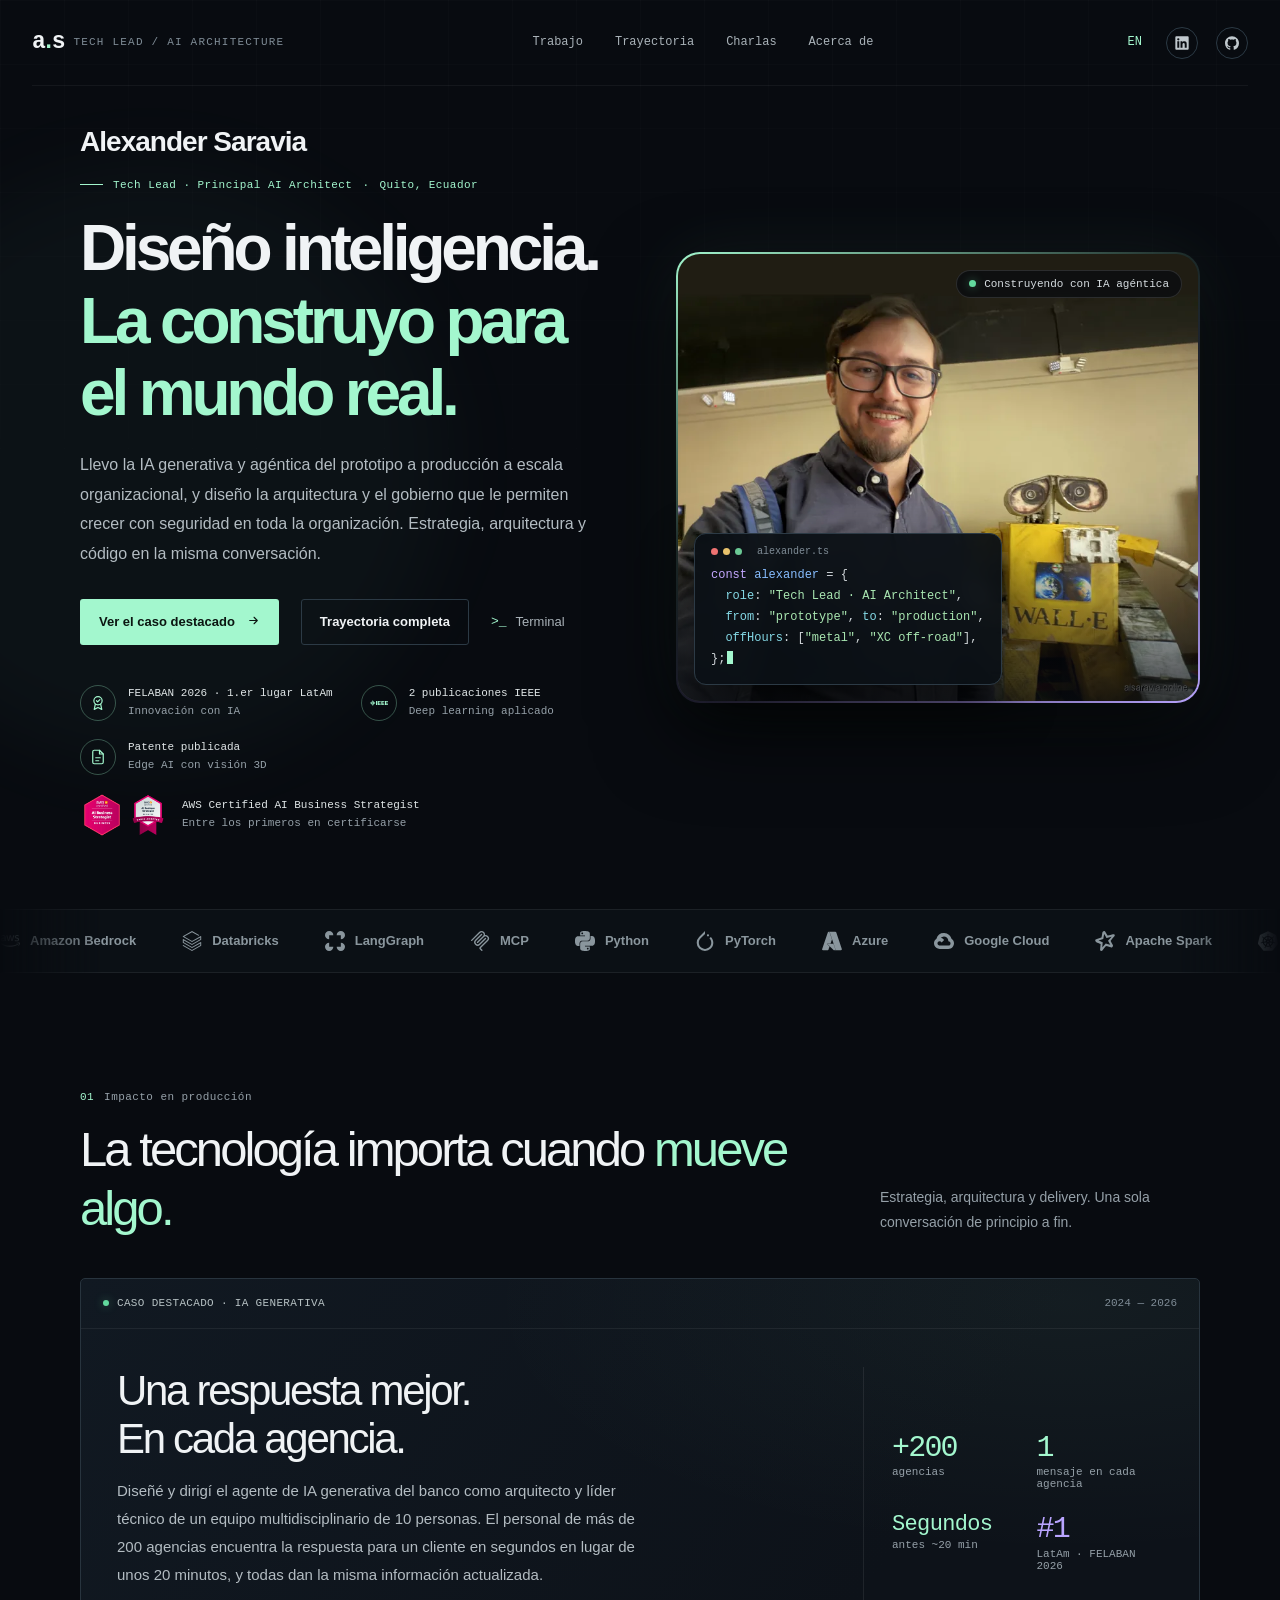
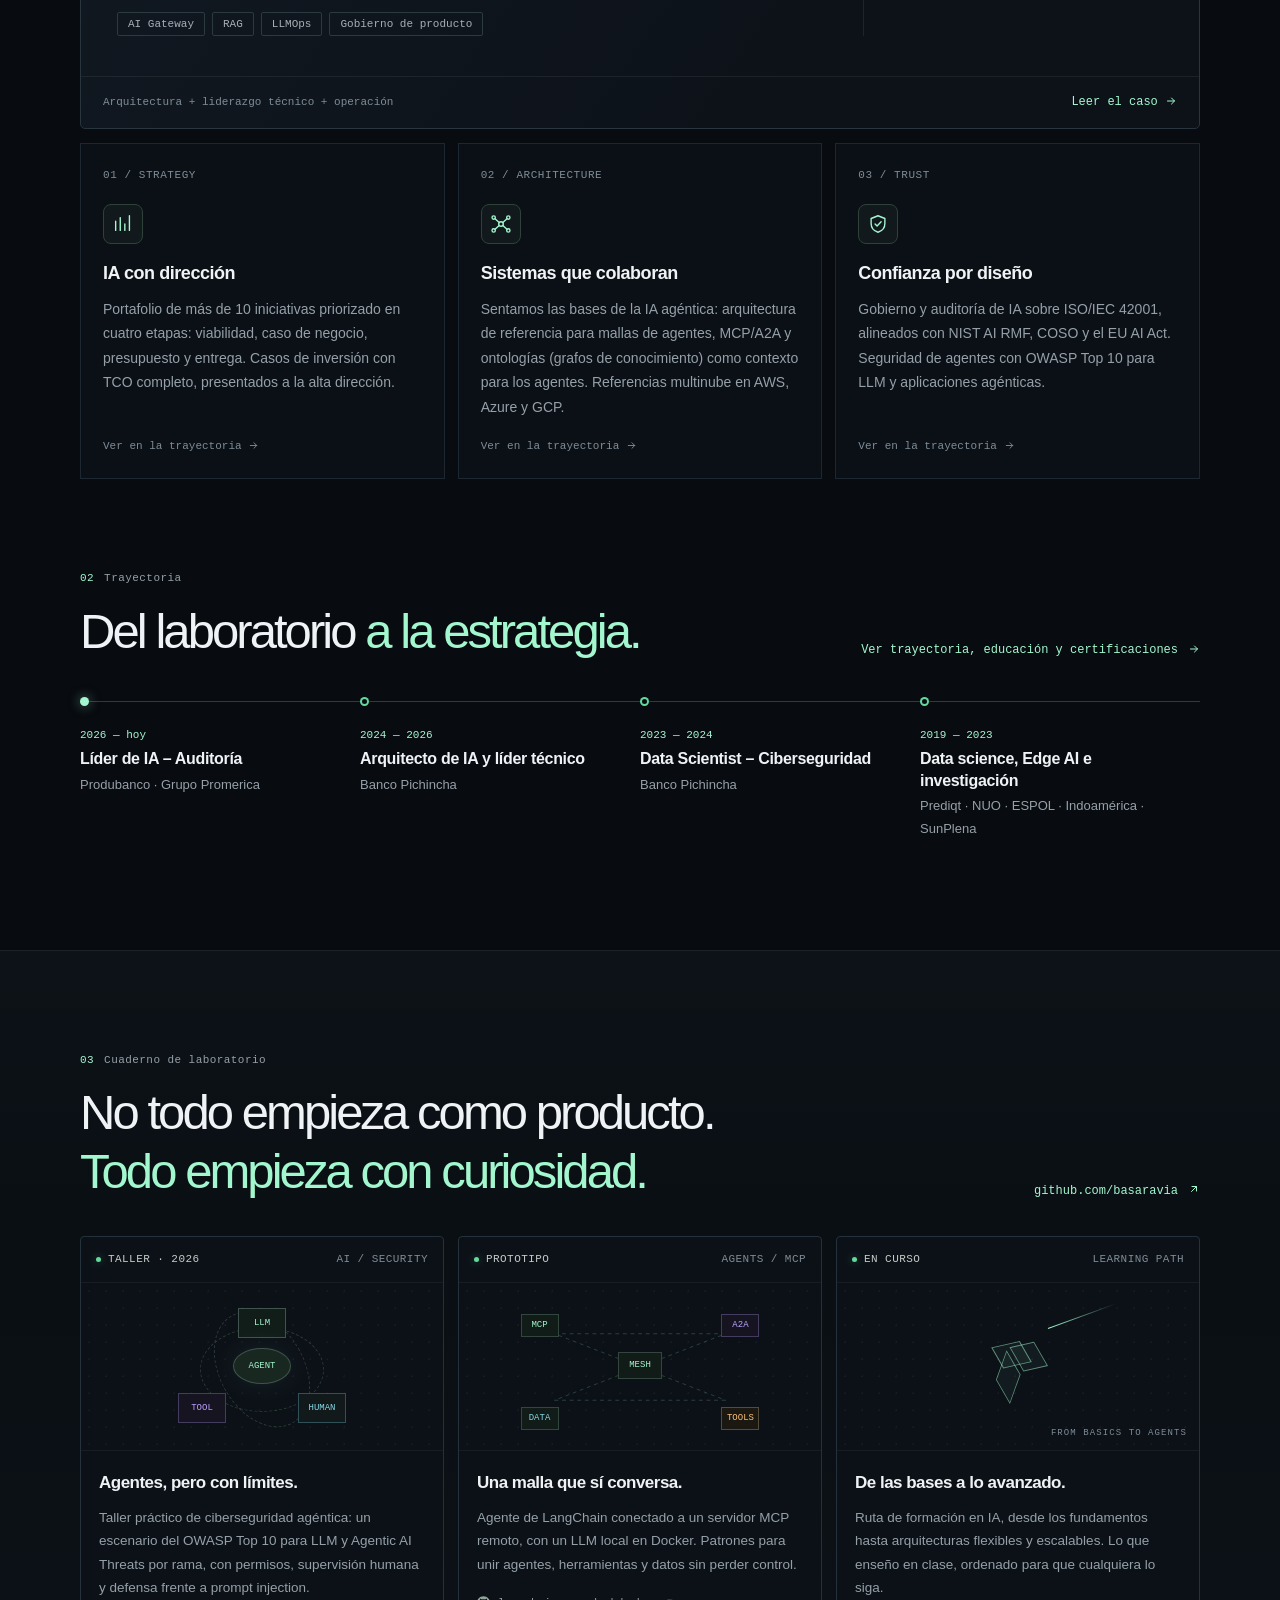
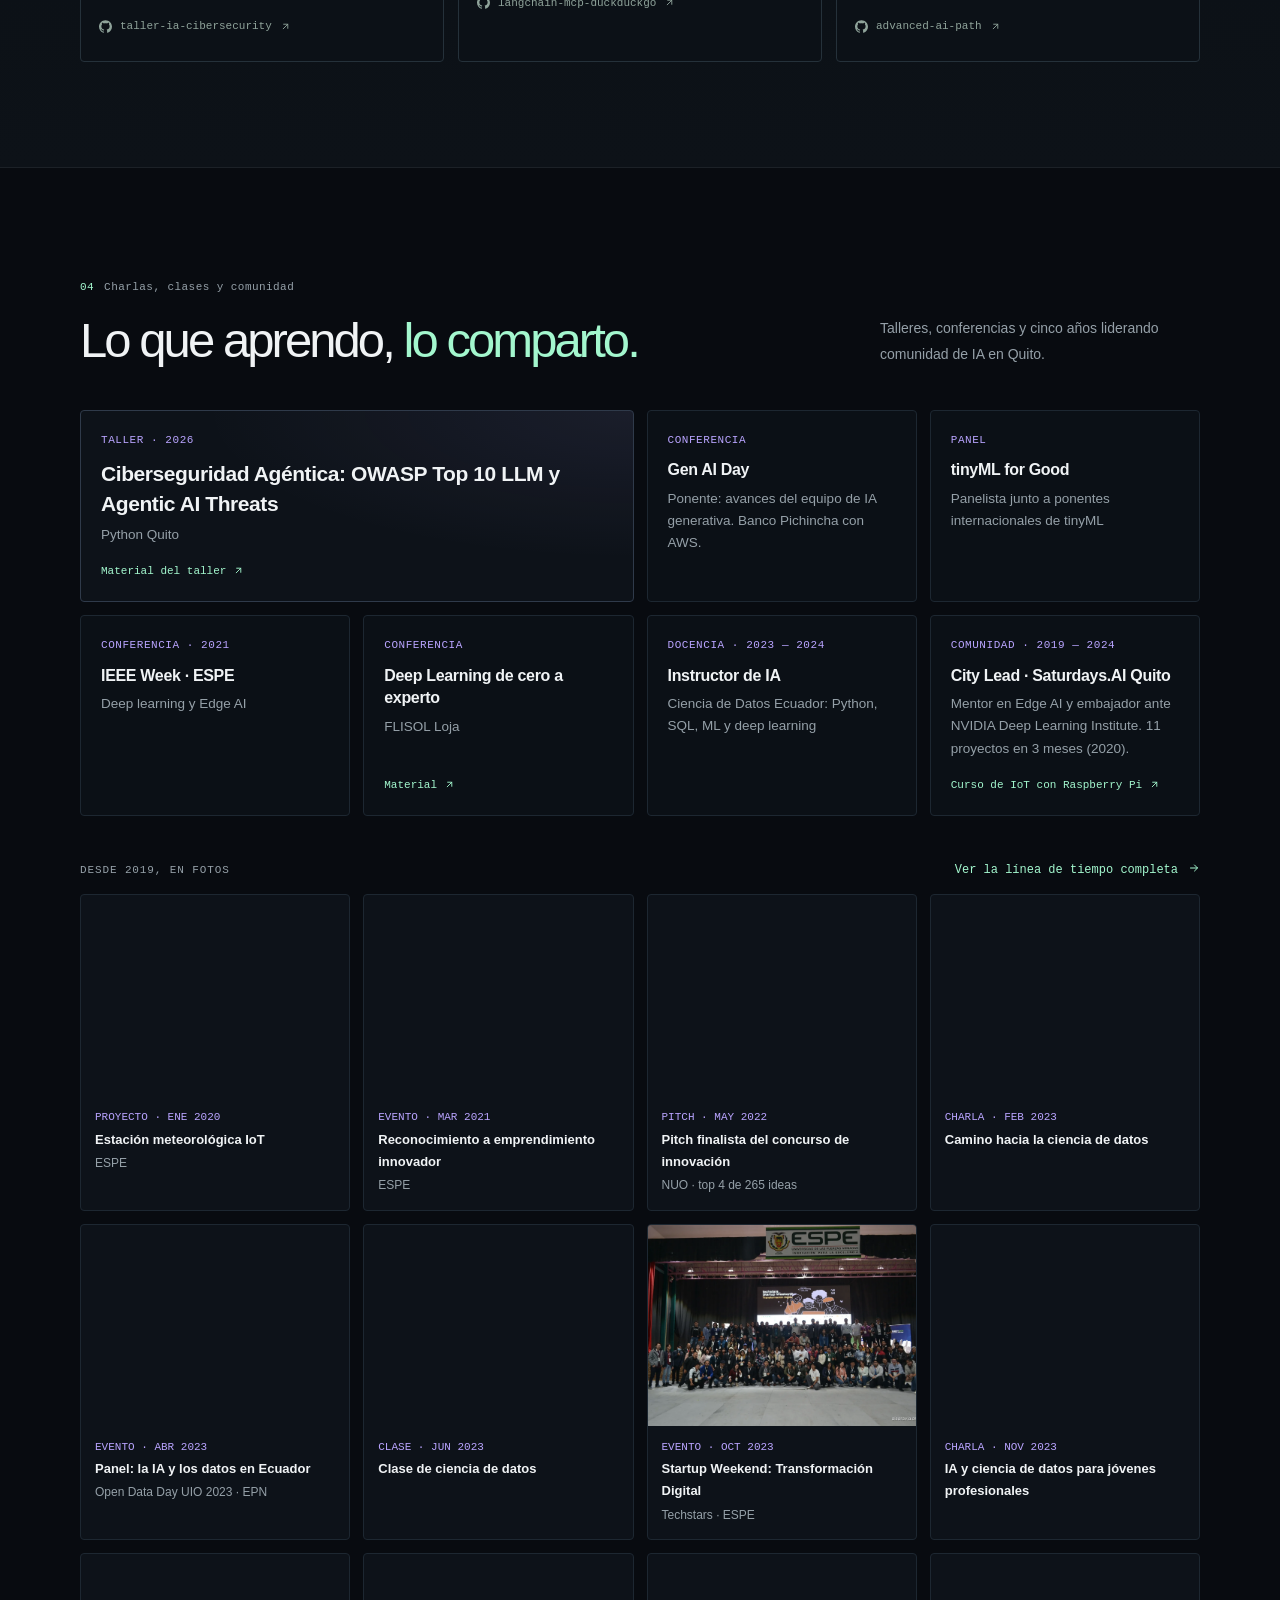
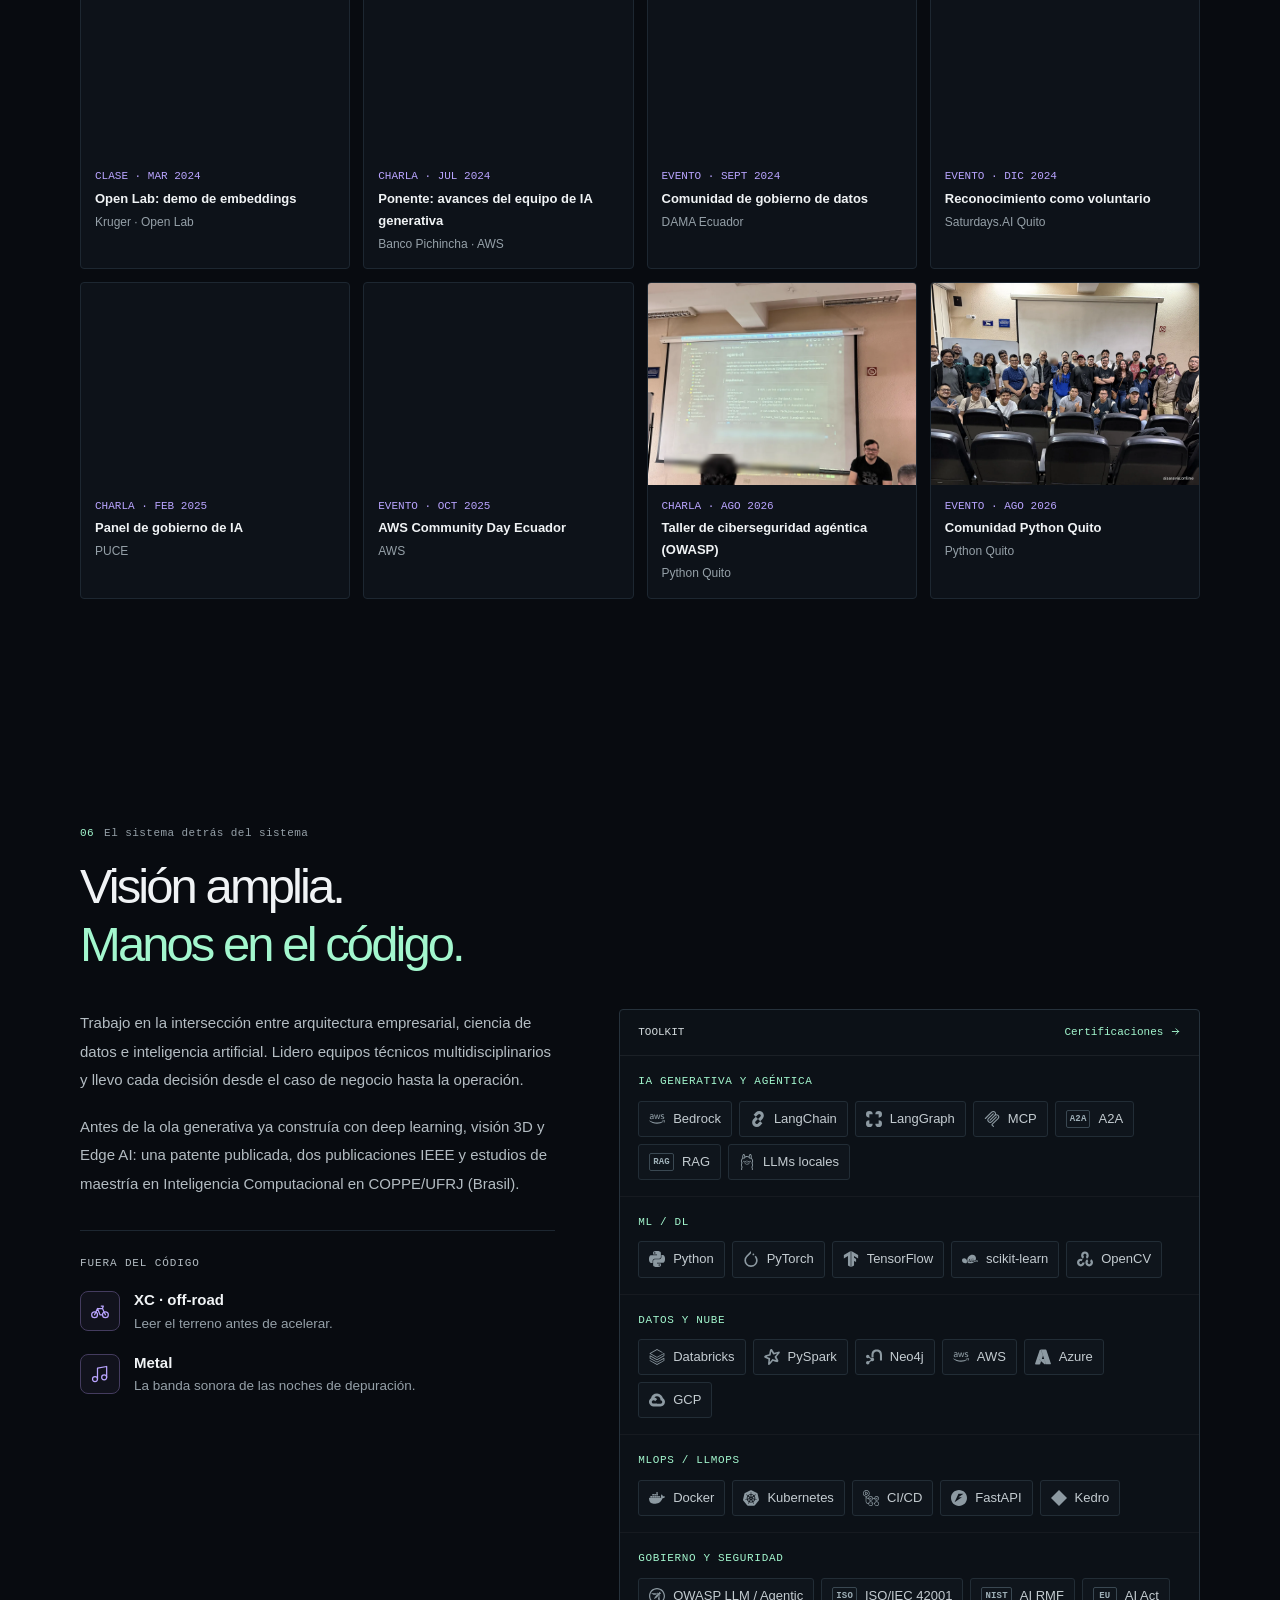
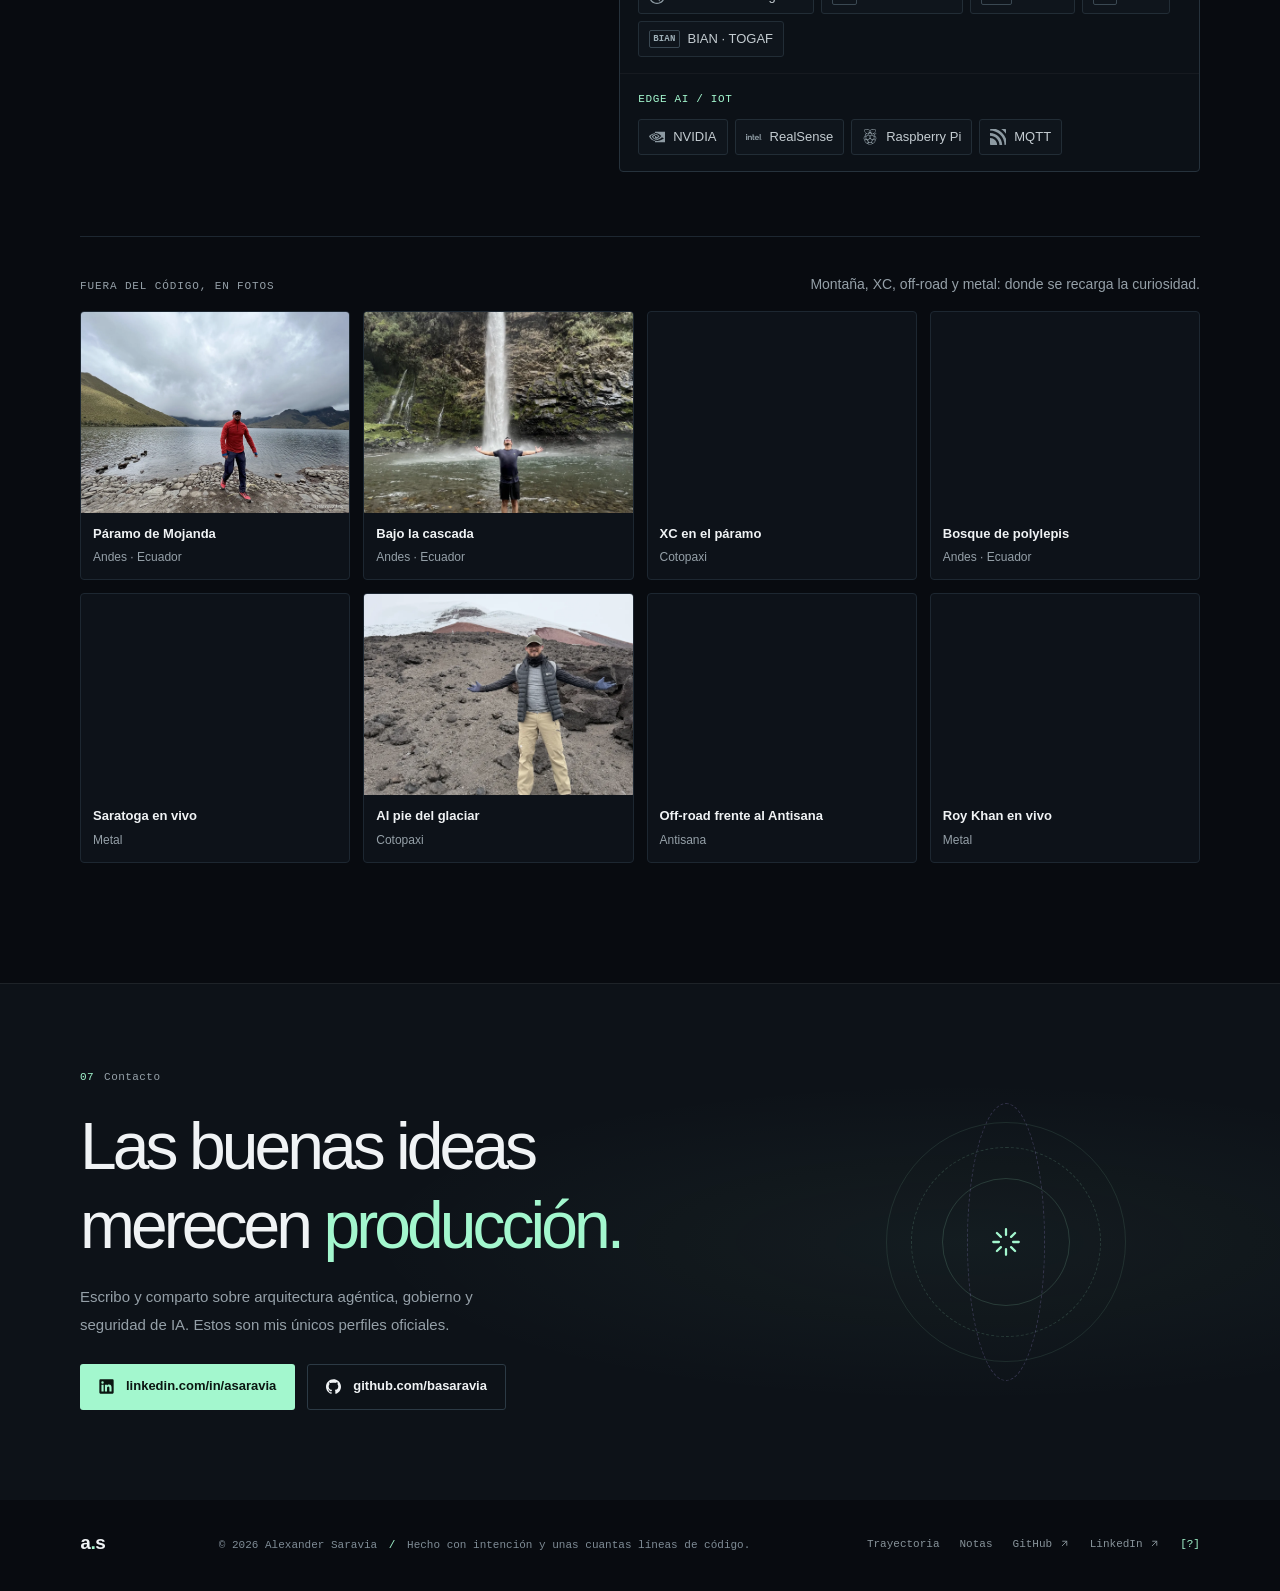
<file: index.html>
<!doctype html>
<html lang="es" data-root="">
  <head>
    <meta charset="utf-8">
    <meta name="viewport" content="width=device-width, initial-scale=1">
    <meta http-equiv="Content-Security-Policy" content="default-src 'self'; script-src 'self'; style-src 'self' 'unsafe-inline' https://fonts.googleapis.com; font-src https://fonts.gstatic.com; img-src 'self' data:; connect-src 'self'; object-src 'none'; base-uri 'self'; form-action 'none'">
    <meta name="robots" content="noimageai">
    <meta name="referrer" content="strict-origin-when-cross-origin">
    <meta name="theme-color" content="#080b10">
    <meta name="description" content="Alexander Saravia — Tech Lead y Principal AI Architect. Llevo la IA generativa y agéntica del prototipo a producción, con arquitectura, gobierno y seguridad por diseño.">
    <meta property="og:title" content="Alexander Saravia — Tech Lead & Principal AI Architect">
    <meta property="og:description" content="IA generativa y agéntica en producción a escala organizacional. Arquitectura, gobierno y seguridad de IA. FELABAN 2026, 1.er lugar LatAm.">
    <meta property="og:type" content="website">
    <meta property="og:url" content="https://aisaravia.online/">
    <meta property="og:image" content="https://aisaravia.online/assets/og.png">
    <meta property="og:image:width" content="1200">
    <meta property="og:image:height" content="630">
    <meta name="twitter:card" content="summary_large_image">
    <script type="application/ld+json">
      {
        "@context": "https://schema.org",
        "@type": "Person",
        "name": "Alexander Saravia",
        "url": "https://aisaravia.online/",
        "jobTitle": "Principal AI Architect",
        "image": "https://aisaravia.online/assets/img/retrato/alexander-saravia.webp",
        "award": "FELABAN Digital Innovation Award 2026 — Innovation with AI, 1st place in Latin America",
        "sameAs": [
          "https://github.com/basaravia",
          "https://www.linkedin.com/in/asaravia/"
        ],
        "knowsAbout": [
          "Artificial Intelligence",
          "Generative AI",
          "Agentic AI",
          "Enterprise Architecture",
          "AI Governance",
          "AI Security",
          "Edge AI"
        ]
      }
    </script>
    <title data-es="Alexander Saravia — Tech Lead y Arquitecto de IA" data-en="Alexander Saravia — Tech Lead & AI Architect">Alexander Saravia — Tech Lead y Arquitecto de IA</title>
    <link rel="canonical" href="https://aisaravia.online/">
    <link rel="me" href="https://www.linkedin.com/in/asaravia/">
    <link rel="me" href="https://github.com/basaravia">
    <link rel="icon" href="favicon.svg" type="image/svg+xml">
    <link rel="stylesheet" href="styles.css">
    <script src="data/contenido.js" defer></script>
    <script src="app.js" defer></script>
  </head>
  <body>
    <a class="skip-link" href="#main" data-es="Saltar al contenido" data-en="Skip to content">Saltar al contenido</a>
    <div class="site-shell">
      <header class="topbar">
        <a class="wordmark" href="#top" aria-label="Alexander Saravia, inicio">
          <span class="wordmark-mark">a<span>.</span>s</span>
          <span class="wordmark-label">TECH LEAD / AI ARCHITECTURE</span>
        </a>
        <nav class="main-nav" aria-label="Navegación principal">
          <a href="#work" data-es="Trabajo" data-en="Work">Trabajo</a>
          <a href="trayectoria.html" data-es="Trayectoria" data-en="Track record">Trayectoria</a>
          <a href="#speaking" data-es="Charlas" data-en="Speaking">Charlas</a>
          <a href="#about" data-es="Acerca de" data-en="About">Acerca de</a>
        </nav>
        <div class="top-actions">
          <button class="language-toggle" type="button" aria-label="Switch language">EN</button>
          <a class="icon-link" href="https://www.linkedin.com/in/asaravia/" target="_blank" rel="noopener noreferrer me" aria-label="LinkedIn"><svg aria-hidden="true"><use href="assets/icons.svg#linkedin"/></svg></a>
          <a class="icon-link" href="https://github.com/basaravia" target="_blank" rel="noopener noreferrer me" aria-label="GitHub"><svg aria-hidden="true"><use href="assets/icons.svg#github"/></svg></a>
        </div>
      </header>

      <main id="main">
        <section class="hero section-wrap" id="top">
          <div class="hero-copy">
            <p class="hero-name">Alexander Saravia</p>
            <p class="eyebrow hero-role"><span class="eyebrow-line"></span>Tech Lead · Principal AI Architect<span class="role-sep"> · </span><span class="role-loc">Quito, Ecuador</span></p>
            <h1><span data-es="Diseño inteligencia." data-en="I design intelligence.">Diseño inteligencia.</span><br><span class="headline-accent" data-es="La construyo para el mundo real." data-en="I build it for the real world.">La construyo para el mundo real.</span></h1>
            <p class="hero-intro" data-es="Llevo la IA generativa y agéntica del prototipo a producción a escala organizacional, y diseño la arquitectura y el gobierno que le permiten crecer con seguridad en toda la organización. Estrategia, arquitectura y código en la misma conversación." data-en="I take generative and agentic AI from prototype to production at enterprise scale, and design the architecture and governance that let it grow safely across a business. Strategy, architecture, and code in the same conversation.">Llevo la IA generativa y agéntica del prototipo a producción a escala organizacional, y diseño la arquitectura y el gobierno que le permiten crecer con seguridad en toda la organización. Estrategia, arquitectura y código en la misma conversación.</p>
            <div class="hero-actions">
              <a class="button button-primary" href="caso-agente.html"><span data-es="Ver el caso destacado" data-en="See the featured case">Ver el caso destacado</span><span aria-hidden="true"><i class='ico ico-arrow' aria-hidden='true'></i></span></a>
              <a class="button button-ghost" href="trayectoria.html"><span data-es="Trayectoria completa" data-en="Full track record">Trayectoria completa</span></a>
              <button class="text-button" id="open-terminal" type="button"><span class="prompt-symbol" aria-hidden="true">&gt;_</span><span data-es="Terminal" data-en="Terminal">Terminal</span></button>
            </div>
            <ul class="hero-proof" aria-label="Credenciales">
              <li><span class="proof-award" aria-hidden="true"><svg class='' aria-hidden='true'><use href='assets/icons.svg#i-award'/></svg></span><p><strong data-es="FELABAN 2026 · 1.er lugar LatAm" data-en="FELABAN 2026 · 1st in LatAm">FELABAN 2026 · 1.er lugar LatAm</strong><br><span data-es="Innovación con IA" data-en="Innovation with AI">Innovación con IA</span></p></li>
              <li><span class="proof-award" aria-hidden="true"><svg><use href="assets/icons.svg#ieee"/></svg></span><p><strong data-es="2 publicaciones IEEE" data-en="2 IEEE papers">2 publicaciones IEEE</strong><br><span data-es="Deep learning aplicado" data-en="Applied deep learning">Deep learning aplicado</span></p></li>
              <li><span class="proof-award" aria-hidden="true"><svg class='' aria-hidden='true'><use href='assets/icons.svg#i-patent'/></svg></span><p><strong data-es="Patente publicada" data-en="Published patent">Patente publicada</strong><br><span data-es="Edge AI con visión 3D" data-en="Edge AI with 3D vision">Edge AI con visión 3D</span></p></li>
              <li class="proof-badges"><span class="proof-badge-imgs"><a href="https://www.credly.com/badges/36add866-eb8c-401e-a20c-d27e5a07c8c7" target="_blank" rel="noopener noreferrer"><img src="assets/badges/aws-certified-ai-business-strategist.webp" width="44" height="44" alt="AWS Certified AI Business Strategist" loading="lazy"></a><a href="https://www.credly.com/badges/dd3a8a08-1456-4da7-801c-3f0feb5091c0" target="_blank" rel="noopener noreferrer"><img src="assets/badges/aws-certified-ai-business-strategist-early-adopter.webp" width="44" height="44" alt="AWS Certified AI Business Strategist Early Adopter" loading="lazy"></a></span><p><strong><a href="trayectoria.html#certificaciones" data-es="AWS Certified AI Business Strategist" data-en="AWS Certified AI Business Strategist">AWS Certified AI Business Strategist</a></strong><br><span data-es="Entre los primeros en certificarse" data-en="Among the first to certify">Entre los primeros en certificarse</span></p></li>
            </ul>
          </div>

          <figure class="hero-visual">
            <span class="hero-portrait protected-media"><img src="assets/img/retrato/alexander-saravia.webp?v=walle2" alt="Alexander Saravia junto a una réplica de WALL·E" width="800" height="688" fetchpriority="high" draggable="false"></span>
            <div class="code-chip" aria-hidden="true">
              <div class="window-dots"><i></i><i></i><i></i><span>alexander.ts</span></div>
              <pre><code><span class="code-purple">const</span> <span class="code-blue">alexander</span> = {
  <span class="code-cyan">role</span>: <span class="code-green">"Tech Lead · AI Architect"</span>,
  <span class="code-cyan">from</span>: <span class="code-green">"prototype"</span>, <span class="code-cyan">to</span>: <span class="code-green">"production"</span>,
  <span class="code-cyan">offHours</span>: [<span class="code-green">"metal"</span>, <span class="code-green">"XC off-road"</span>],
};<span class="cursor"></span></code></pre>
            </div>
            <figcaption class="status-pill"><span class="status-dot" aria-hidden="true"></span><span data-es="Construyendo con IA agéntica" data-en="Building with agentic AI">Construyendo con IA agéntica</span></figcaption>
          </figure>
        </section>

        <section class="logo-strip" aria-label="Tecnologías con las que trabajo">
          <div class="logo-track">
            <span><svg aria-hidden="true"><use href="assets/icons.svg#aws"/></svg>Amazon Bedrock</span>
            <span><svg aria-hidden="true"><use href="assets/icons.svg#databricks"/></svg>Databricks</span>
            <span><svg aria-hidden="true"><use href="assets/icons.svg#langgraph"/></svg>LangGraph</span>
            <span><svg aria-hidden="true"><use href="assets/icons.svg#modelcontextprotocol"/></svg>MCP</span>
            <span><svg aria-hidden="true"><use href="assets/icons.svg#python"/></svg>Python</span>
            <span><svg aria-hidden="true"><use href="assets/icons.svg#pytorch"/></svg>PyTorch</span>
            <span><svg aria-hidden="true"><use href="assets/icons.svg#azure"/></svg>Azure</span>
            <span><svg aria-hidden="true"><use href="assets/icons.svg#googlecloud"/></svg>Google Cloud</span>
            <span><svg aria-hidden="true"><use href="assets/icons.svg#apachespark"/></svg>Apache Spark</span>
            <span><svg aria-hidden="true"><use href="assets/icons.svg#kubernetes"/></svg>Kubernetes</span>
            <span><svg aria-hidden="true"><use href="assets/icons.svg#owasp"/></svg>OWASP</span>
            <span><svg aria-hidden="true"><use href="assets/icons.svg#nvidia"/></svg>NVIDIA</span>
            <span aria-hidden="true"><svg><use href="assets/icons.svg#aws"/></svg>Amazon Bedrock</span>
            <span aria-hidden="true"><svg><use href="assets/icons.svg#databricks"/></svg>Databricks</span>
            <span aria-hidden="true"><svg><use href="assets/icons.svg#langgraph"/></svg>LangGraph</span>
            <span aria-hidden="true"><svg><use href="assets/icons.svg#modelcontextprotocol"/></svg>MCP</span>
            <span aria-hidden="true"><svg><use href="assets/icons.svg#python"/></svg>Python</span>
            <span aria-hidden="true"><svg><use href="assets/icons.svg#pytorch"/></svg>PyTorch</span>
            <span aria-hidden="true"><svg><use href="assets/icons.svg#azure"/></svg>Azure</span>
            <span aria-hidden="true"><svg><use href="assets/icons.svg#googlecloud"/></svg>Google Cloud</span>
            <span aria-hidden="true"><svg><use href="assets/icons.svg#apachespark"/></svg>Apache Spark</span>
            <span aria-hidden="true"><svg><use href="assets/icons.svg#kubernetes"/></svg>Kubernetes</span>
            <span aria-hidden="true"><svg><use href="assets/icons.svg#owasp"/></svg>OWASP</span>
            <span aria-hidden="true"><svg><use href="assets/icons.svg#nvidia"/></svg>NVIDIA</span>
          </div>
        </section>

        <section class="section-wrap work-section" id="work">
          <div class="section-heading">
            <div><p class="eyebrow"><span class="section-number">01</span><span data-es="Impacto en producción" data-en="Impact in production">Impacto en producción</span></p><h2 data-es="La tecnología importa cuando <em>mueve algo.</em>" data-en="Technology matters when <em>it moves something.</em>">La tecnología importa cuando <em>mueve algo.</em></h2></div>
            <p class="section-note" data-es="Estrategia, arquitectura y delivery. Una sola conversación de principio a fin." data-en="Strategy, architecture, and delivery. One continuous conversation from start to finish.">Estrategia, arquitectura y delivery. Una sola conversación de principio a fin.</p>
          </div>
          <a class="feature-card" href="caso-agente.html">
            <div class="feature-topline"><span class="feature-tag"><span class="status-dot" aria-hidden="true"></span><span data-es="CASO DESTACADO · IA GENERATIVA" data-en="FEATURED CASE · GENERATIVE AI">CASO DESTACADO · IA GENERATIVA</span></span><span class="feature-year">2024 — 2026</span></div>
            <div class="feature-content">
              <div class="feature-main">
                <h3 class="case-title" data-es="Una respuesta mejor.<br>En cada agencia." data-en="A better answer.<br>In every branch.">Una respuesta mejor.<br>En cada agencia.</h3>
                <p data-es="Diseñé y dirigí el agente de IA generativa del banco como arquitecto y líder técnico de un equipo multidisciplinario de 10 personas. El personal de más de 200 agencias encuentra la respuesta para un cliente en segundos en lugar de unos 20 minutos, y todas dan la misma información actualizada." data-en="I designed and directed the bank's generative AI agent as architect and technical lead of a 10-person cross-functional team. Staff across 200+ branches find the answer to a customer's question in seconds instead of about 20 minutes, and every branch gives the same, up-to-date information.">Diseñé y dirigí el agente de IA generativa del banco como arquitecto y líder técnico de un equipo multidisciplinario de 10 personas. El personal de más de 200 agencias encuentra la respuesta para un cliente en segundos en lugar de unos 20 minutos, y todas dan la misma información actualizada.</p>
                <div class="feature-tags"><span>AI Gateway</span><span>RAG</span><span>LLMOps</span><span data-es="Gobierno de producto" data-en="Product governance">Gobierno de producto</span></div>
              </div>
              <div class="feature-stats" aria-label="Resultados del proyecto">
                <div class="stat"><strong>+200</strong><span data-es="agencias" data-en="branches">agencias</span></div>
                <div class="stat"><strong>1</strong><span data-es="mensaje en cada agencia" data-en="message in every branch">mensaje en cada agencia</span></div>
                <div class="stat stat-word"><strong data-es="Segundos" data-en="Seconds">Segundos</strong><span data-es="antes ~20 min" data-en="was ~20 min">antes ~20 min</span></div>
                <div class="stat award-stat"><strong>#1</strong><span data-es="LatAm · FELABAN 2026" data-en="LatAm · FELABAN 2026">LatAm · FELABAN 2026</span></div>
              </div>
            </div>
            <div class="feature-bottom"><span data-es="Arquitectura + liderazgo técnico + operación" data-en="Architecture + technical leadership + operations">Arquitectura + liderazgo técnico + operación</span><span class="feature-link"><span data-es="Leer el caso" data-en="Read the case">Leer el caso</span> <i class='ico ico-arrow' aria-hidden='true'></i></span></div>
          </a>
          <div class="work-grid">
            <a class="work-card" href="trayectoria.html#banco-pichincha">
              <span class="card-index">01 / STRATEGY</span>
              <div class="work-icon" aria-hidden="true"><svg viewBox="0 0 24 24"><path d="M4 19V9m5 10V5m5 14v-7m5 7V3"/></svg></div>
              <h3 data-es="IA con dirección" data-en="AI with direction">IA con dirección</h3>
              <p data-es="Portafolio de más de 10 iniciativas priorizado en cuatro etapas: viabilidad, caso de negocio, presupuesto y entrega. Casos de inversión con TCO completo, presentados a la alta dirección." data-en="A portfolio of 10+ initiatives prioritized through a four-stage gate: feasibility, business case, budget, and delivery. Investment cases with full TCO, presented to senior leadership.">Portafolio de más de 10 iniciativas priorizado en cuatro etapas: viabilidad, caso de negocio, presupuesto y entrega. Casos de inversión con TCO completo, presentados a la alta dirección.</p>
              <span class="card-more" data-es="Ver en la trayectoria <i class='ico ico-arrow' aria-hidden='true'></i>" data-en="See in track record <i class='ico ico-arrow' aria-hidden='true'></i>">Ver en la trayectoria <i class='ico ico-arrow' aria-hidden='true'></i></span>
            </a>
            <a class="work-card" href="trayectoria.html#banco-pichincha">
              <span class="card-index">02 / ARCHITECTURE</span>
              <div class="work-icon" aria-hidden="true"><svg viewBox="0 0 24 24"><circle cx="12" cy="12" r="2.5"/><circle cx="4" cy="5" r="1.8"/><circle cx="20" cy="5" r="1.8"/><circle cx="4" cy="19" r="1.8"/><circle cx="20" cy="19" r="1.8"/><path d="M5.5 6.2 10 10.4m8.5-4.2L14 10.4m-8.5 7.4L10 13.6m8.5 4.2L14 13.6"/></svg></div>
              <h3 data-es="Sistemas que colaboran" data-en="Systems that collaborate">Sistemas que colaboran</h3>
              <p data-es="Sentamos las bases de la IA agéntica: arquitectura de referencia para mallas de agentes, MCP/A2A y ontologías (grafos de conocimiento) como contexto para los agentes. Referencias multinube en AWS, Azure y GCP." data-en="Laid the foundations for agentic AI: a reference architecture for agent meshes, MCP/A2A, and ontologies (knowledge graphs) as context for agents. Multi-cloud references on AWS, Azure, and GCP.">Sentamos las bases de la IA agéntica: arquitectura de referencia para mallas de agentes, MCP/A2A y ontologías (grafos de conocimiento) como contexto para los agentes. Referencias multinube en AWS, Azure y GCP.</p>
              <span class="card-more" data-es="Ver en la trayectoria <i class='ico ico-arrow' aria-hidden='true'></i>" data-en="See in track record <i class='ico ico-arrow' aria-hidden='true'></i>">Ver en la trayectoria <i class='ico ico-arrow' aria-hidden='true'></i></span>
            </a>
            <a class="work-card" href="trayectoria.html#produbanco">
              <span class="card-index">03 / TRUST</span>
              <div class="work-icon" aria-hidden="true"><svg viewBox="0 0 24 24"><path d="M12 3 4.5 6v5.5c0 4.6 3.1 8.2 7.5 9.5 4.4-1.3 7.5-4.9 7.5-9.5V6L12 3Z"/><path d="m8.8 12 2.2 2.2 4.4-4.6"/></svg></div>
              <h3 data-es="Confianza por diseño" data-en="Trust by design">Confianza por diseño</h3>
              <p data-es="Gobierno y auditoría de IA sobre ISO/IEC 42001, alineados con NIST AI RMF, COSO y el EU AI Act. Seguridad de agentes con OWASP Top 10 para LLM y aplicaciones agénticas." data-en="AI governance and audit on ISO/IEC 42001, aligned with NIST AI RMF, COSO, and the EU AI Act. Agent security based on the OWASP Top 10 for LLM and agentic applications.">Gobierno y auditoría de IA sobre ISO/IEC 42001, alineados con NIST AI RMF, COSO y el EU AI Act. Seguridad de agentes con OWASP Top 10 para LLM y aplicaciones agénticas.</p>
              <span class="card-more" data-es="Ver en la trayectoria <i class='ico ico-arrow' aria-hidden='true'></i>" data-en="See in track record <i class='ico ico-arrow' aria-hidden='true'></i>">Ver en la trayectoria <i class='ico ico-arrow' aria-hidden='true'></i></span>
            </a>
          </div>
        </section>

        <section class="section-wrap path-section" aria-labelledby="path-title">
          <div class="section-heading">
            <div><p class="eyebrow"><span class="section-number">02</span><span data-es="Trayectoria" data-en="Track record">Trayectoria</span></p><h2 id="path-title" data-es="Del laboratorio <em>a la estrategia.</em>" data-en="From the lab <em>to strategy.</em>">Del laboratorio <em>a la estrategia.</em></h2></div>
            <a class="inline-link" href="trayectoria.html"><span data-es="Ver trayectoria, educación y certificaciones" data-en="See experience, education, and certifications">Ver trayectoria, educación y certificaciones</span> <span aria-hidden="true"><i class='ico ico-arrow' aria-hidden='true'></i></span></a>
          </div>
          <ol class="path-list">
            <li><a href="trayectoria.html#produbanco"><span class="path-years" data-es="2026 — hoy" data-en="2026 — now">2026 — hoy</span><strong data-es="Líder de IA – Auditoría" data-en="AI Audit Lead">Líder de IA – Auditoría</strong><span>Produbanco · Grupo Promerica</span></a></li>
            <li><a href="trayectoria.html#banco-pichincha"><span class="path-years">2024 — 2026</span><strong data-es="Arquitecto de IA y líder técnico" data-en="AI Architect & technical lead">Arquitecto de IA y líder técnico</strong><span>Banco Pichincha</span></a></li>
            <li><a href="trayectoria.html#banco-pichincha-ds"><span class="path-years">2023 — 2024</span><strong data-es="Data Scientist – Ciberseguridad" data-en="Data Scientist – Cybersecurity">Data Scientist – Ciberseguridad</strong><span>Banco Pichincha</span></a></li>
            <li><a href="trayectoria.html#anteriores"><span class="path-years">2019 — 2023</span><strong data-es="Data science, Edge AI e investigación" data-en="Data science, Edge AI, and research">Data science, Edge AI e investigación</strong><span>Prediqt · NUO · ESPOL · Indoamérica · SunPlena</span></a></li>
          </ol>
        </section>

        <section class="lab-section" id="lab">
          <div class="section-wrap">
            <div class="section-heading">
              <div><p class="eyebrow"><span class="section-number">03</span><span data-es="Cuaderno de laboratorio" data-en="The lab notebook">Cuaderno de laboratorio</span></p><h2 data-es="No todo empieza como producto.<br><em>Todo empieza con curiosidad.</em>" data-en="Not everything starts as a product.<br><em>Everything starts with curiosity.</em>">No todo empieza como producto.<br><em>Todo empieza con curiosidad.</em></h2></div>
              <a class="inline-link" href="https://github.com/basaravia" target="_blank" rel="noopener noreferrer">github.com/basaravia <span aria-hidden="true"><i class='ico ico-external' aria-hidden='true'></i></span></a>
            </div>
            <div class="lab-grid">
              <a class="lab-card lab-feature" href="https://github.com/basaravia/taller-ia-cibersecurity" target="_blank" rel="noopener noreferrer">
                <div class="lab-card-head"><span class="lab-status"><span class="status-dot" aria-hidden="true"></span><span data-es="TALLER · 2026" data-en="WORKSHOP · 2026">TALLER · 2026</span></span><span>AI / SECURITY</span></div>
                <div class="lab-visual visual-agent" aria-hidden="true"><div class="node node-a">LLM</div><div class="node node-b">TOOL</div><div class="node node-c">HUMAN</div><div class="node-center">AGENT</div><span class="orbit orbit-one"></span><span class="orbit orbit-two"></span></div>
                <div class="lab-copy"><h3 data-es="Agentes, pero con límites." data-en="Agents, with boundaries.">Agentes, pero con límites.</h3><p data-es="Taller práctico de ciberseguridad agéntica: un escenario del OWASP Top 10 para LLM y Agentic AI Threats por rama, con permisos, supervisión humana y defensa frente a prompt injection." data-en="A hands-on agentic security workshop: one OWASP Top 10 for LLM and Agentic AI Threats scenario per Git branch, covering permissions, human oversight, and prompt injection defenses.">Taller práctico de ciberseguridad agéntica: un escenario del OWASP Top 10 para LLM y Agentic AI Threats por rama, con permisos, supervisión humana y defensa frente a prompt injection.</p><span class="lab-meta"><svg aria-hidden="true"><use href="assets/icons.svg#github"/></svg>taller-ia-cibersecurity <i class='ico ico-external' aria-hidden='true'></i></span></div>
              </a>
              <a class="lab-card" href="https://github.com/basaravia/langchain-mcp-duckduckgo" target="_blank" rel="noopener noreferrer">
                <div class="lab-card-head"><span class="lab-status"><span class="status-dot" aria-hidden="true"></span><span data-es="PROTOTIPO" data-en="PROTOTYPE">PROTOTIPO</span></span><span>AGENTS / MCP</span></div>
                <div class="lab-visual visual-mesh" aria-hidden="true"><span class="mesh-center">MESH</span><span class="mesh-node m1">MCP</span><span class="mesh-node m2">A2A</span><span class="mesh-node m3">DATA</span><span class="mesh-node m4">TOOLS</span><svg viewBox="0 0 320 120"><path d="M160 60 70 25M160 60 250 25M160 60 70 95M160 60 250 95M70 25 250 25M70 95 250 95"/></svg></div>
                <div class="lab-copy"><h3 data-es="Una malla que sí conversa." data-en="A mesh that actually talks.">Una malla que sí conversa.</h3><p data-es="Agente de LangChain conectado a un servidor MCP remoto, con un LLM local en Docker. Patrones para unir agentes, herramientas y datos sin perder control." data-en="A LangChain agent wired to a remote MCP server, with a local LLM on Docker. Patterns for joining agents, tools, and data without losing control.">Agente de LangChain conectado a un servidor MCP remoto, con un LLM local en Docker. Patrones para unir agentes, herramientas y datos sin perder control.</p><span class="lab-meta"><svg aria-hidden="true"><use href="assets/icons.svg#github"/></svg>langchain-mcp-duckduckgo <i class='ico ico-external' aria-hidden='true'></i></span></div>
              </a>
              <a class="lab-card" href="https://github.com/basaravia/advanced-ai-path" target="_blank" rel="noopener noreferrer">
                <div class="lab-card-head"><span class="lab-status"><span class="status-dot" aria-hidden="true"></span><span data-es="EN CURSO" data-en="ONGOING">EN CURSO</span></span><span>LEARNING PATH</span></div>
                <div class="lab-visual visual-edge" aria-hidden="true"><div class="edge-cube"><i></i><i></i><i></i></div><span class="edge-label">FROM BASICS TO AGENTS</span><span class="edge-ray"></span></div>
                <div class="lab-copy"><h3 data-es="De las bases a lo avanzado." data-en="From basics to advanced.">De las bases a lo avanzado.</h3><p data-es="Ruta de formación en IA, desde los fundamentos hasta arquitecturas flexibles y escalables. Lo que enseño en clase, ordenado para que cualquiera lo siga." data-en="An AI learning path from fundamentals to flexible, scalable architectures. What I teach in class, organized so anyone can follow it.">Ruta de formación en IA, desde los fundamentos hasta arquitecturas flexibles y escalables. Lo que enseño en clase, ordenado para que cualquiera lo siga.</p><span class="lab-meta"><svg aria-hidden="true"><use href="assets/icons.svg#github"/></svg>advanced-ai-path <i class='ico ico-external' aria-hidden='true'></i></span></div>
              </a>
            </div>
          </div>
        </section>

        <section class="section-wrap speaking-section" id="speaking">
          <div class="section-heading">
            <div><p class="eyebrow"><span class="section-number">04</span><span data-es="Charlas, clases y comunidad" data-en="Talks, classes, and community">Charlas, clases y comunidad</span></p><h2 data-es="Lo que aprendo, <em>lo comparto.</em>" data-en="What I learn, <em>I share.</em>">Lo que aprendo, <em>lo comparto.</em></h2></div>
            <p class="section-note" data-es="Talleres, conferencias y cinco años liderando comunidad de IA en Quito." data-en="Workshops, conferences, and five years leading an AI community in Quito.">Talleres, conferencias y cinco años liderando comunidad de IA en Quito.</p>
          </div>
          <div class="talk-grid">
            <article class="talk-card talk-feature">
              <span class="talk-kind" data-es="Taller · 2026" data-en="Workshop · 2026">Taller · 2026</span>
              <h3 data-es="Ciberseguridad Agéntica: OWASP Top 10 LLM y Agentic AI Threats" data-en="Agentic Cybersecurity: OWASP Top 10 LLM & Agentic AI Threats">Ciberseguridad Agéntica: OWASP Top 10 LLM y Agentic AI Threats</h3>
              <p>Python Quito</p>
              <a class="talk-link" href="https://github.com/basaravia/taller-ia-cibersecurity" target="_blank" rel="noopener noreferrer"><span data-es="Material del taller" data-en="Workshop material">Material del taller</span> <i class='ico ico-external' aria-hidden='true'></i></a>
            </article>
            <article class="talk-card">
              <span class="talk-kind" data-es="Conferencia" data-en="Conference">Conferencia</span>
              <h3>Gen AI Day</h3>
              <p data-es="Ponente: avances del equipo de IA generativa. Banco Pichincha con AWS." data-en="Speaker: progress of the generative AI team. Banco Pichincha with AWS.">Ponente: avances del equipo de IA generativa. Banco Pichincha con AWS.</p>
            </article>
            <article class="talk-card">
              <span class="talk-kind" data-es="Panel" data-en="Panel">Panel</span>
              <h3>tinyML for Good</h3>
              <p data-es="Panelista junto a ponentes internacionales de tinyML" data-en="Panelist alongside international tinyML speakers">Panelista junto a ponentes internacionales de tinyML</p>
            </article>
            <article class="talk-card">
              <span class="talk-kind" data-es="Conferencia · 2021" data-en="Conference · 2021">Conferencia · 2021</span>
              <h3>IEEE Week · ESPE</h3>
              <p data-es="Deep learning y Edge AI" data-en="Deep learning and Edge AI">Deep learning y Edge AI</p>
            </article>
            <article class="talk-card">
              <span class="talk-kind" data-es="Conferencia" data-en="Conference">Conferencia</span>
              <h3 data-es="Deep Learning de cero a experto" data-en="Deep Learning from zero to expert">Deep Learning de cero a experto</h3>
              <p>FLISOL Loja</p>
              <a class="talk-link" href="https://github.com/basaravia/DeepLearning_ZtoD" target="_blank" rel="noopener noreferrer"><span data-es="Material" data-en="Material">Material</span> <i class='ico ico-external' aria-hidden='true'></i></a>
            </article>
            <article class="talk-card">
              <span class="talk-kind" data-es="Docencia · 2023 — 2024" data-en="Teaching · 2023 — 2024">Docencia · 2023 — 2024</span>
              <h3 data-es="Instructor de IA" data-en="AI Instructor">Instructor de IA</h3>
              <p data-es="Ciencia de Datos Ecuador: Python, SQL, ML y deep learning" data-en="Ciencia de Datos Ecuador: Python, SQL, ML, and deep learning">Ciencia de Datos Ecuador: Python, SQL, ML y deep learning</p>
            </article>
            <article class="talk-card">
              <span class="talk-kind" data-es="Comunidad · 2019 — 2024" data-en="Community · 2019 — 2024">Comunidad · 2019 — 2024</span>
              <h3>City Lead · Saturdays.AI Quito</h3>
              <p data-es="Mentor en Edge AI y embajador ante NVIDIA Deep Learning Institute. 11 proyectos en 3 meses (2020)." data-en="Edge AI mentor and ambassador to the NVIDIA Deep Learning Institute. 11 projects in 3 months (2020).">Mentor en Edge AI y embajador ante NVIDIA Deep Learning Institute. 11 proyectos en 3 meses (2020).</p>
              <a class="talk-link" href="https://github.com/basaravia/iot_codes" target="_blank" rel="noopener noreferrer"><span data-es="Curso de IoT con Raspberry Pi" data-en="IoT course with Raspberry Pi">Curso de IoT con Raspberry Pi</span> <i class='ico ico-external' aria-hidden='true'></i></a>
            </article>
          </div>
          <div class="gallery" id="gallery" data-gallery-section hidden>
            <div class="gallery-head">
              <p class="gallery-title" data-es="Desde 2019, en fotos" data-en="Since 2019, in photos">Desde 2019, en fotos</p>
              <a class="inline-link" href="trayectoria.html#galeria"><span data-es="Ver la línea de tiempo completa" data-en="See the full timeline">Ver la línea de tiempo completa</span> <span aria-hidden="true"><i class='ico ico-arrow' aria-hidden='true'></i></span></a>
            </div>
            <div class="gallery-grid" data-gallery="destacadas"></div>
          </div>
        </section>

        <section class="notes-section" id="notes" data-notes-section hidden>
          <div class="section-wrap">
            <div class="section-heading">
              <div><p class="eyebrow"><span class="section-number">05</span><span data-es="Notas" data-en="Notes">Notas</span></p><h2 data-es="Ideas que <em>valen la pena escribir.</em>" data-en="Ideas worth <em>writing down.</em>">Ideas que <em>valen la pena escribir.</em></h2></div>
              <a class="inline-link" href="blog/"><span data-es="Todas las notas" data-en="All notes">Todas las notas</span> <span aria-hidden="true"><i class='ico ico-arrow' aria-hidden='true'></i></span></a>
            </div>
            <div class="notes-grid" data-notes="3"></div>
          </div>
        </section>

        <section class="section-wrap about-section" id="about">
          <div class="section-heading">
            <div><p class="eyebrow"><span class="section-number">06</span><span data-es="El sistema detrás del sistema" data-en="The system behind the system">El sistema detrás del sistema</span></p><h2 data-es="Visión amplia.<br><em>Manos en el código.</em>" data-en="Wide-angle thinking.<br><em>Hands on the code.</em>">Visión amplia.<br><em>Manos en el código.</em></h2></div>
          </div>
          <div class="about-grid">
            <div class="about-story">
              <p data-es="Trabajo en la intersección entre arquitectura empresarial, ciencia de datos e inteligencia artificial. Lidero equipos técnicos multidisciplinarios y llevo cada decisión desde el caso de negocio hasta la operación." data-en="I work at the intersection of enterprise architecture, data science, and artificial intelligence. I lead cross-functional technical teams and carry each decision from business case to operations.">Trabajo en la intersección entre arquitectura empresarial, ciencia de datos e inteligencia artificial. Lidero equipos técnicos multidisciplinarios y llevo cada decisión desde el caso de negocio hasta la operación.</p>
              <p data-es="Antes de la ola generativa ya construía con deep learning, visión 3D y Edge AI: una patente publicada, dos publicaciones IEEE y estudios de maestría en Inteligencia Computacional en COPPE/UFRJ (Brasil)." data-en="Before the generative wave I was already building with deep learning, 3D vision, and Edge AI: a published patent, two IEEE papers, and graduate studies in Computational Intelligence at COPPE/UFRJ (Brazil).">Antes de la ola generativa ya construía con deep learning, visión 3D y Edge AI: una patente publicada, dos publicaciones IEEE y estudios de maestría en Inteligencia Computacional en COPPE/UFRJ (Brasil).</p>
              <div class="off-hours">
                <p class="off-hours-title" data-es="Fuera del código" data-en="Off the clock">Fuera del código</p>
                <div class="off-hours-grid">
                  <div class="off-item">
                    <svg aria-hidden="true" viewBox="0 0 24 24"><circle cx="5.5" cy="16.5" r="3.5"/><circle cx="18.5" cy="16.5" r="3.5"/><path d="M5.5 16.5 9 9h6l3.5 7.5M9 9 12 16.5h2M13.5 6h2.5l-1 3"/></svg>
                    <div><strong>XC · off-road</strong><span data-es="Leer el terreno antes de acelerar." data-en="Read the terrain before you accelerate.">Leer el terreno antes de acelerar.</span></div>
                  </div>
                  <div class="off-item">
                    <svg aria-hidden="true" viewBox="0 0 24 24"><path d="M9 18V5l11-2v13"/><circle cx="6" cy="18" r="3"/><circle cx="17" cy="16" r="3"/></svg>
                    <div><strong>Metal</strong><span data-es="La banda sonora de las noches de depuración." data-en="The soundtrack of late-night debugging.">La banda sonora de las noches de depuración.</span></div>
                  </div>
                </div>
              </div>
            </div>
            <div class="stack-card">
              <div class="stack-head"><span>TOOLKIT</span><a href="trayectoria.html#certificaciones" data-es="Certificaciones <i class='ico ico-arrow' aria-hidden='true'></i>" data-en="Certifications <i class='ico ico-arrow' aria-hidden='true'></i>">Certificaciones <i class='ico ico-arrow' aria-hidden='true'></i></a></div>
              <div class="stack-group">
                <span class="stack-label" data-es="IA generativa y agéntica" data-en="Generative & agentic AI">IA generativa y agéntica</span>
                <ul class="tech-list">
                  <li style="--brand:#ff9900"><svg aria-hidden="true"><use href="assets/icons.svg#aws"/></svg>Bedrock</li>
                  <li style="--brand:#7fc8ff"><svg aria-hidden="true"><use href="assets/icons.svg#langchain"/></svg>LangChain</li>
                  <li style="--brand:#7fc8ff"><svg aria-hidden="true"><use href="assets/icons.svg#langgraph"/></svg>LangGraph</li>
                  <li style="--brand:#f0f3f5"><svg aria-hidden="true"><use href="assets/icons.svg#modelcontextprotocol"/></svg>MCP</li>
                  <li><span class="mono-badge">A2A</span>A2A</li>
                  <li><span class="mono-badge">RAG</span>RAG</li>
                  <li style="--brand:#f0f3f5"><svg aria-hidden="true"><use href="assets/icons.svg#ollama"/></svg><span data-es="LLMs locales" data-en="Local LLMs">LLMs locales</span></li>
                </ul>
              </div>
              <div class="stack-group">
                <span class="stack-label">ML / DL</span>
                <ul class="tech-list">
                  <li style="--brand:#ffd43b"><svg aria-hidden="true"><use href="assets/icons.svg#python"/></svg>Python</li>
                  <li style="--brand:#ee4c2c"><svg aria-hidden="true"><use href="assets/icons.svg#pytorch"/></svg>PyTorch</li>
                  <li style="--brand:#ff6f00"><svg aria-hidden="true"><use href="assets/icons.svg#tensorflow"/></svg>TensorFlow</li>
                  <li style="--brand:#f7931e"><svg aria-hidden="true"><use href="assets/icons.svg#scikitlearn"/></svg>scikit-learn</li>
                  <li style="--brand:#8f7cff"><svg aria-hidden="true"><use href="assets/icons.svg#opencv"/></svg>OpenCV</li>
                </ul>
              </div>
              <div class="stack-group">
                <span class="stack-label" data-es="Datos y nube" data-en="Data & cloud">Datos y nube</span>
                <ul class="tech-list">
                  <li style="--brand:#ff3621"><svg aria-hidden="true"><use href="assets/icons.svg#databricks"/></svg>Databricks</li>
                  <li style="--brand:#e25a1c"><svg aria-hidden="true"><use href="assets/icons.svg#apachespark"/></svg>PySpark</li>
                  <li style="--brand:#4581c3"><svg aria-hidden="true"><use href="assets/icons.svg#neo4j"/></svg>Neo4j</li>
                  <li style="--brand:#ff9900"><svg aria-hidden="true"><use href="assets/icons.svg#aws"/></svg>AWS</li>
                  <li style="--brand:#0089d6"><svg aria-hidden="true"><use href="assets/icons.svg#azure"/></svg>Azure</li>
                  <li style="--brand:#4285f4"><svg aria-hidden="true"><use href="assets/icons.svg#googlecloud"/></svg>GCP</li>
                </ul>
              </div>
              <div class="stack-group">
                <span class="stack-label">MLOps / LLMOps</span>
                <ul class="tech-list">
                  <li style="--brand:#2496ed"><svg aria-hidden="true"><use href="assets/icons.svg#docker"/></svg>Docker</li>
                  <li style="--brand:#326ce5"><svg aria-hidden="true"><use href="assets/icons.svg#kubernetes"/></svg>Kubernetes</li>
                  <li style="--brand:#2088ff"><svg aria-hidden="true"><use href="assets/icons.svg#githubactions"/></svg>CI/CD</li>
                  <li style="--brand:#05998b"><svg aria-hidden="true"><use href="assets/icons.svg#fastapi"/></svg>FastAPI</li>
                  <li style="--brand:#ffc900"><svg aria-hidden="true"><use href="assets/icons.svg#kedro"/></svg>Kedro</li>
                </ul>
              </div>
              <div class="stack-group">
                <span class="stack-label" data-es="Gobierno y seguridad" data-en="Governance & security">Gobierno y seguridad</span>
                <ul class="tech-list">
                  <li style="--brand:#f0f3f5"><svg aria-hidden="true"><use href="assets/icons.svg#owasp"/></svg>OWASP LLM / Agentic</li>
                  <li><span class="mono-badge">ISO</span>ISO/IEC 42001</li>
                  <li><span class="mono-badge">NIST</span>AI RMF</li>
                  <li><span class="mono-badge">EU</span>AI Act</li>
                  <li><span class="mono-badge">BIAN</span>BIAN · TOGAF</li>
                </ul>
              </div>
              <div class="stack-group">
                <span class="stack-label">Edge AI / IoT</span>
                <ul class="tech-list">
                  <li style="--brand:#76b900"><svg aria-hidden="true"><use href="assets/icons.svg#nvidia"/></svg>NVIDIA</li>
                  <li style="--brand:#3d9be9"><svg aria-hidden="true"><use href="assets/icons.svg#intel"/></svg>RealSense</li>
                  <li style="--brand:#e0436b"><svg aria-hidden="true"><use href="assets/icons.svg#raspberrypi"/></svg>Raspberry Pi</li>
                  <li style="--brand:#b56bd6"><svg aria-hidden="true"><use href="assets/icons.svg#mqtt"/></svg>MQTT</li>
                </ul>
              </div>
            </div>
          </div>
          <div class="off-gallery" id="fuera-del-codigo" data-gallery-section hidden>
            <div class="gallery-head">
              <p class="gallery-title" data-es="Fuera del código, en fotos" data-en="Off the clock, in photos">Fuera del código, en fotos</p>
              <p class="off-gallery-note" data-es="Montaña, XC, off-road y metal: donde se recarga la curiosidad." data-en="Mountains, XC, off-road, and metal: where curiosity recharges.">Montaña, XC, off-road y metal: donde se recarga la curiosidad.</p>
            </div>
            <div class="gallery-grid off-gallery-grid" data-gallery="personal"></div>
          </div>
        </section>

        <section class="contact-section">
          <div class="section-wrap contact-inner">
            <p class="eyebrow"><span class="section-number">07</span><span data-es="Contacto" data-en="Contact">Contacto</span></p>
            <h2 data-es="Las buenas ideas<br>merecen <em>producción.</em>" data-en="Good ideas<br>deserve <em>production.</em>">Las buenas ideas<br>merecen <em>producción.</em></h2>
            <p data-es="Escribo y comparto sobre arquitectura agéntica, gobierno y seguridad de IA. Estos son mis únicos perfiles oficiales." data-en="I write and share about agentic architecture, AI governance, and AI security. These are my only official profiles.">Escribo y comparto sobre arquitectura agéntica, gobierno y seguridad de IA. Estos son mis únicos perfiles oficiales.</p>
            <div class="contact-links">
              <a class="button button-primary" href="https://www.linkedin.com/in/asaravia/" target="_blank" rel="noopener noreferrer me"><svg aria-hidden="true"><use href="assets/icons.svg#linkedin"/></svg>linkedin.com/in/asaravia</a>
              <a class="button button-ghost" href="https://github.com/basaravia" target="_blank" rel="noopener noreferrer me"><svg aria-hidden="true"><use href="assets/icons.svg#github"/></svg>github.com/basaravia</a>
            </div>
          </div>
          <div class="contact-orbit" aria-hidden="true"><span></span><span></span><span></span><svg class='orbit-spark' aria-hidden='true'><use href='assets/icons.svg#i-spark'/></svg></div>
        </section>
      </main>

      <footer class="footer section-wrap">
        <a class="wordmark footer-mark" href="#top"><span class="wordmark-mark">a<span>.</span>s</span></a>
        <p>© <span class="year"></span> Alexander Saravia <span class="footer-sep">/</span> <span data-es="Hecho con intención y unas cuantas líneas de código." data-en="Made with intention and a few lines of code.">Hecho con intención y unas cuantas líneas de código.</span></p>
        <div class="footer-links"><a href="trayectoria.html" data-es="Trayectoria" data-en="Track record">Trayectoria</a><a href="blog/" data-es="Notas" data-en="Notes">Notas</a><a href="https://github.com/basaravia" target="_blank" rel="noopener noreferrer">GitHub <i class='ico ico-external' aria-hidden='true'></i></a><a href="https://www.linkedin.com/in/asaravia/" target="_blank" rel="noopener noreferrer">LinkedIn <i class='ico ico-external' aria-hidden='true'></i></a><button id="footer-terminal" type="button" aria-label="Open terminal">[?]</button></div>
      </footer>
    </div>

    <div class="terminal-backdrop" id="terminal" hidden>
      <section class="terminal-window" role="dialog" aria-modal="true" aria-labelledby="terminal-title">
        <div class="terminal-bar"><span id="terminal-title">alexander@aisaravia:~</span><button id="close-terminal" type="button" aria-label="Close terminal">×</button></div>
        <div class="terminal-content" id="terminal-output" aria-live="polite">
          <p class="terminal-welcome" data-es="Terminal personal — escribe <code>help</code> para ver los comandos." data-en="Personal terminal — type <code>help</code> to see the commands.">Terminal personal — escribe <code>help</code> para ver los comandos.</p>
        </div>
        <form class="terminal-form" id="terminal-form">
          <label for="terminal-input"><span aria-hidden="true">&gt;</span> <span class="sr-only">Command</span></label>
          <input id="terminal-input" autocomplete="off" spellcheck="false" aria-label="Terminal command" placeholder="help">
        </form>
      </section>
    </div>
    <div class="toast" id="toast" role="status" aria-live="polite"></div>
  </body>
</html>
</file>
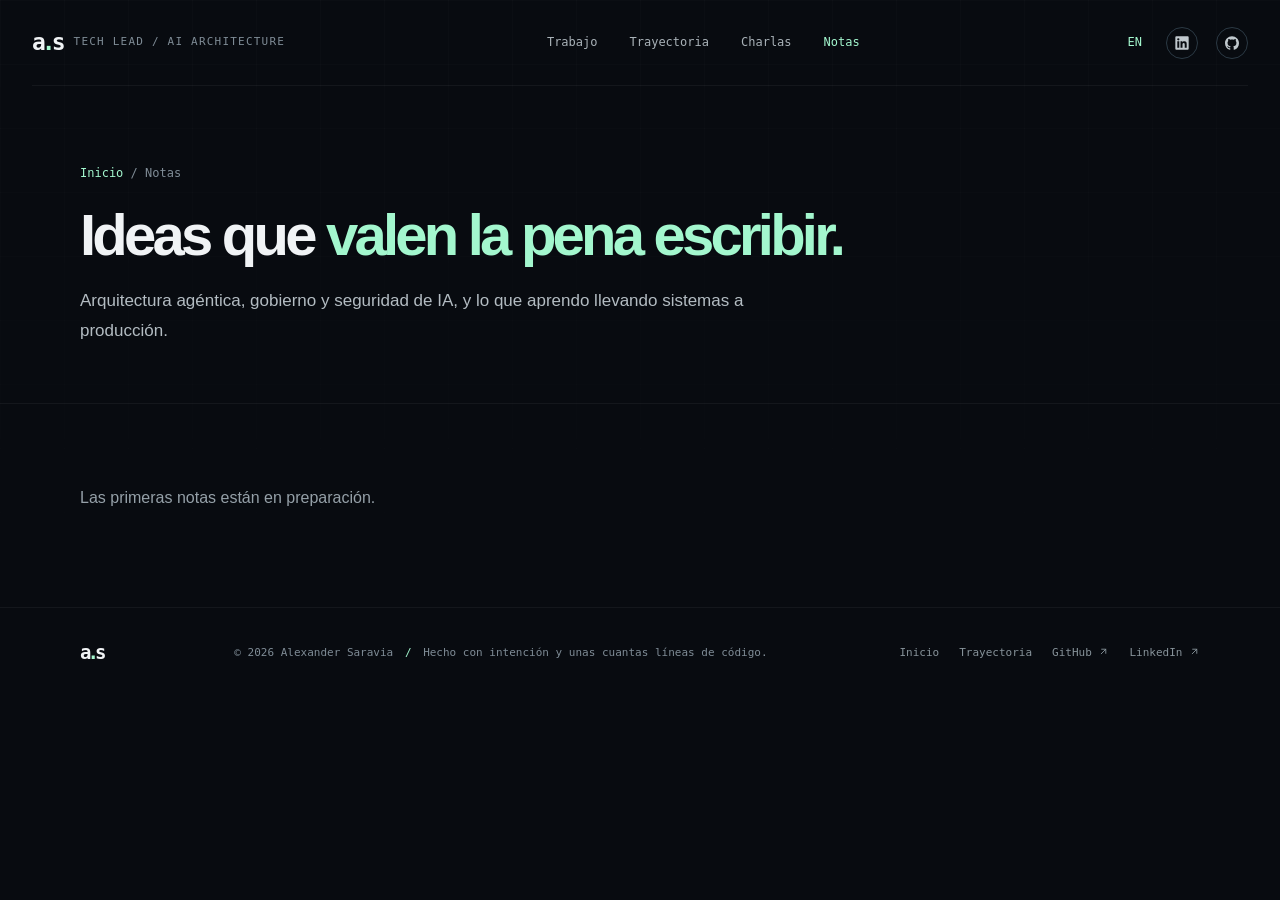
<file: blog/index.html>
<!doctype html>
<html lang="es" data-root="../">
  <head>
    <meta charset="utf-8">
    <meta name="viewport" content="width=device-width, initial-scale=1">
    <meta http-equiv="Content-Security-Policy" content="default-src 'self'; script-src 'self'; style-src 'self' 'unsafe-inline' https://fonts.googleapis.com; font-src https://fonts.gstatic.com; img-src 'self' data:; connect-src 'self'; object-src 'none'; base-uri 'self'; form-action 'none'">
    <meta name="robots" content="noimageai">
    <meta name="referrer" content="strict-origin-when-cross-origin">
    <meta name="theme-color" content="#080b10">
    <meta name="description" content="Notas de Alexander Saravia sobre arquitectura agéntica, gobierno y seguridad de IA.">
    <title data-es="Notas — Alexander Saravia" data-en="Notes — Alexander Saravia">Notas — Alexander Saravia</title>
    <link rel="canonical" href="https://aisaravia.online/blog/">
    <link rel="icon" href="../favicon.svg" type="image/svg+xml">
    <link rel="stylesheet" href="../styles.css">
    <script src="../data/contenido.js" defer></script>
    <script src="../app.js" defer></script>
  </head>
  <body>
    <a class="skip-link" href="#main" data-es="Saltar al contenido" data-en="Skip to content">Saltar al contenido</a>
    <div class="site-shell">
      <header class="topbar">
        <a class="wordmark" href="../" aria-label="Alexander Saravia, inicio">
          <span class="wordmark-mark">a<span>.</span>s</span>
          <span class="wordmark-label">TECH LEAD / AI ARCHITECTURE</span>
        </a>
        <nav class="main-nav" aria-label="Navegación principal">
          <a href="../#work" data-es="Trabajo" data-en="Work">Trabajo</a>
          <a href="../trayectoria.html" data-es="Trayectoria" data-en="Track record">Trayectoria</a>
          <a href="../#speaking" data-es="Charlas" data-en="Speaking">Charlas</a>
          <a href="./" aria-current="page" data-es="Notas" data-en="Notes">Notas</a>
        </nav>
        <div class="top-actions">
          <button class="language-toggle" type="button" aria-label="Switch language">EN</button>
          <a class="icon-link" href="https://www.linkedin.com/in/asaravia/" target="_blank" rel="noopener noreferrer me" aria-label="LinkedIn"><svg aria-hidden="true"><use href="../assets/icons.svg#linkedin"/></svg></a>
          <a class="icon-link" href="https://github.com/basaravia" target="_blank" rel="noopener noreferrer me" aria-label="GitHub"><svg aria-hidden="true"><use href="../assets/icons.svg#github"/></svg></a>
        </div>
      </header>

      <main id="main">
        <section class="page-hero">
          <div class="section-wrap">
            <p class="breadcrumb"><a href="../" data-es="Inicio" data-en="Home">Inicio</a> / <span data-es="Notas" data-en="Notes">Notas</span></p>
            <h1 data-es="Ideas que <span class='headline-accent'>valen la pena escribir.</span>" data-en="Ideas worth <span class='headline-accent'>writing down.</span>">Ideas que <span class="headline-accent">valen la pena escribir.</span></h1>
            <p class="lead" data-es="Arquitectura agéntica, gobierno y seguridad de IA, y lo que aprendo llevando sistemas a producción." data-en="Agentic architecture, AI governance and security, and what I learn taking systems to production.">Arquitectura agéntica, gobierno y seguridad de IA, y lo que aprendo llevando sistemas a producción.</p>
          </div>
        </section>
        <section class="page-section">
          <div class="section-wrap">
            <div class="notes-grid" data-notes></div>
            <p class="notes-empty" data-es="Las primeras notas están en preparación." data-en="The first notes are in the works.">Las primeras notas están en preparación.</p>
          </div>
        </section>
      </main>

      <footer class="footer section-wrap">
        <a class="wordmark footer-mark" href="../"><span class="wordmark-mark">a<span>.</span>s</span></a>
        <p>© <span class="year"></span> Alexander Saravia <span class="footer-sep">/</span> <span data-es="Hecho con intención y unas cuantas líneas de código." data-en="Made with intention and a few lines of code.">Hecho con intención y unas cuantas líneas de código.</span></p>
        <div class="footer-links"><a href="../" data-es="Inicio" data-en="Home">Inicio</a><a href="../trayectoria.html" data-es="Trayectoria" data-en="Track record">Trayectoria</a><a href="https://github.com/basaravia" target="_blank" rel="noopener noreferrer">GitHub <i class='ico ico-external' aria-hidden='true'></i></a><a href="https://www.linkedin.com/in/asaravia/" target="_blank" rel="noopener noreferrer">LinkedIn <i class='ico ico-external' aria-hidden='true'></i></a></div>
      </footer>
    </div>
    <div class="toast" id="toast" role="status" aria-live="polite"></div>
  </body>
</html>
</file>
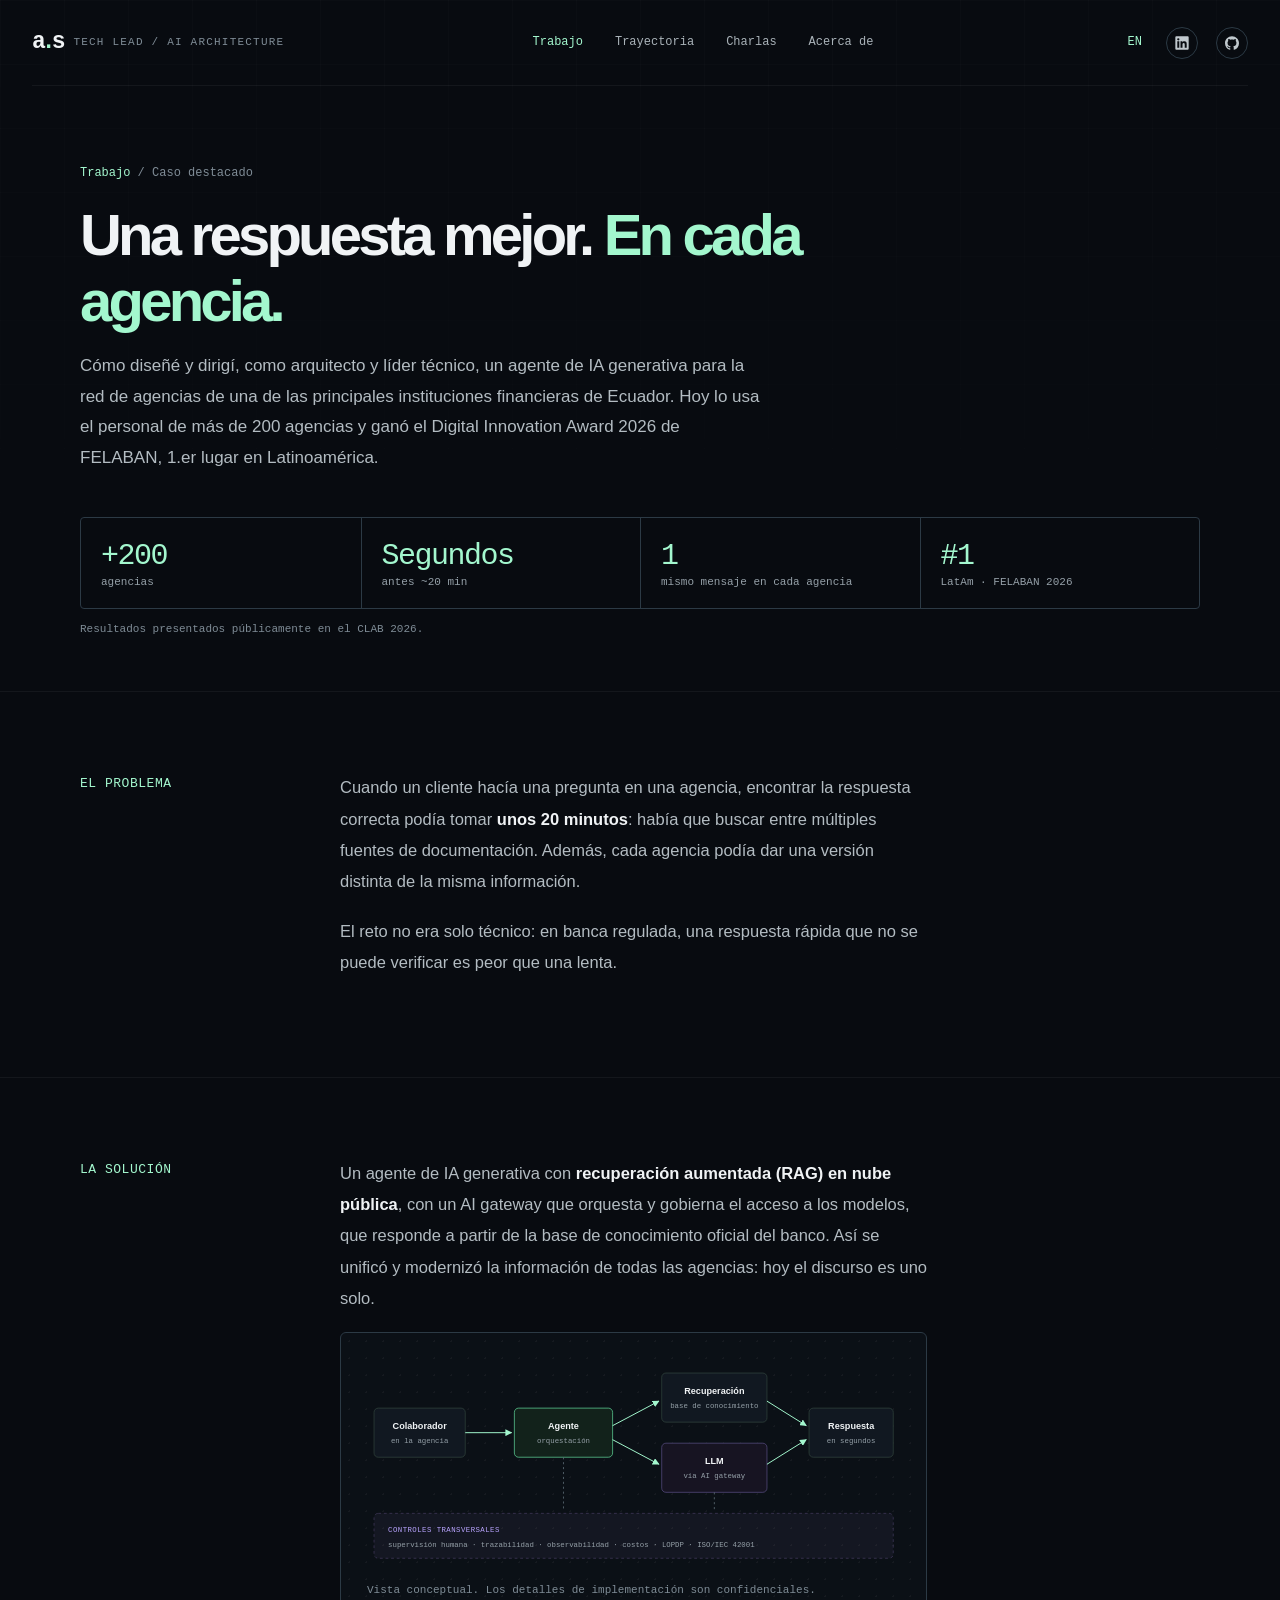
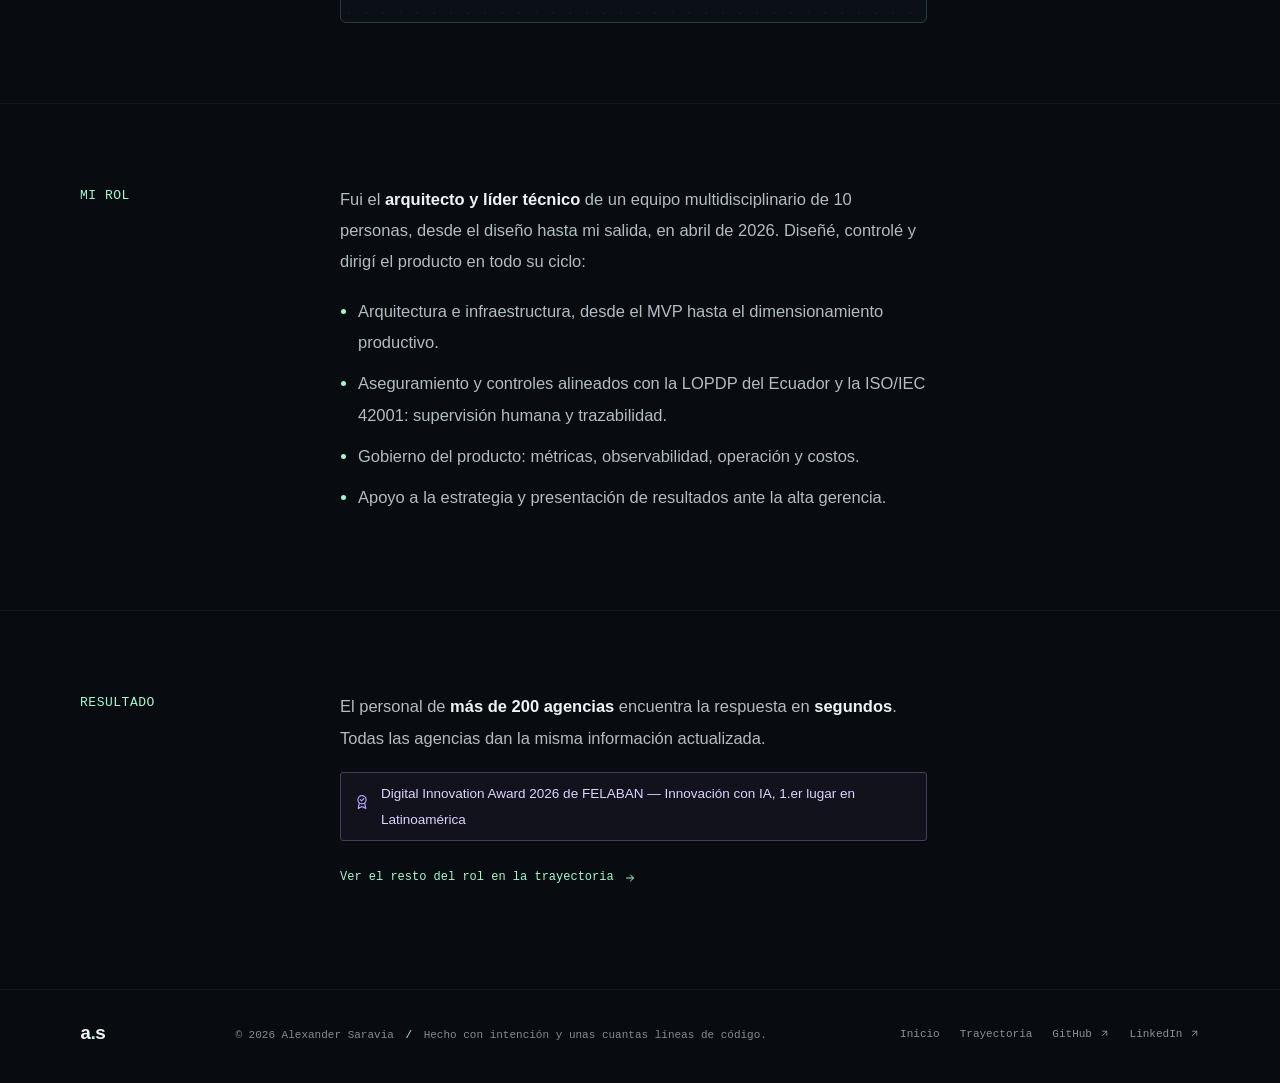
<file: caso-agente.html>
<!doctype html>
<html lang="es" data-root="">
  <head>
    <meta charset="utf-8">
    <meta name="viewport" content="width=device-width, initial-scale=1">
    <meta http-equiv="Content-Security-Policy" content="default-src 'self'; script-src 'self'; style-src 'self' 'unsafe-inline' https://fonts.googleapis.com; font-src https://fonts.gstatic.com; img-src 'self' data:; connect-src 'self'; object-src 'none'; base-uri 'self'; form-action 'none'">
    <meta name="robots" content="noimageai">
    <meta name="referrer" content="strict-origin-when-cross-origin">
    <meta name="theme-color" content="#080b10">
    <meta name="description" content="Caso de estudio: el agente de IA generativa que usan más de 200 agencias bancarias, con respuestas de ~20 minutos a segundos. Premio FELABAN 2026, 1.er lugar en Latinoamérica.">
    <meta property="og:title" content="Una respuesta mejor en cada agencia — Alexander Saravia">
    <meta property="og:description" content="Agente de IA generativa en más de 200 agencias: de ~20 minutos a segundos. FELABAN 2026, 1.er lugar LatAm.">
    <meta property="og:type" content="article">
    <meta property="og:url" content="https://aisaravia.online/caso-agente.html">
    <meta property="og:image" content="https://aisaravia.online/assets/og.png">
    <meta name="twitter:card" content="summary_large_image">
    <title data-es="Caso: agente de IA generativa — Alexander Saravia" data-en="Case: generative AI agent — Alexander Saravia">Caso: agente de IA generativa — Alexander Saravia</title>
    <link rel="canonical" href="https://aisaravia.online/caso-agente.html">
    <link rel="icon" href="favicon.svg" type="image/svg+xml">
    <link rel="stylesheet" href="styles.css">
    <script src="data/contenido.js" defer></script>
    <script src="app.js" defer></script>
  </head>
  <body>
    <a class="skip-link" href="#main" data-es="Saltar al contenido" data-en="Skip to content">Saltar al contenido</a>
    <div class="site-shell">
      <header class="topbar">
        <a class="wordmark" href="./" aria-label="Alexander Saravia, inicio">
          <span class="wordmark-mark">a<span>.</span>s</span>
          <span class="wordmark-label">TECH LEAD / AI ARCHITECTURE</span>
        </a>
        <nav class="main-nav" aria-label="Navegación principal">
          <a href="./#work" aria-current="page" data-es="Trabajo" data-en="Work">Trabajo</a>
          <a href="trayectoria.html" data-es="Trayectoria" data-en="Track record">Trayectoria</a>
          <a href="./#speaking" data-es="Charlas" data-en="Speaking">Charlas</a>
          <a href="./#about" data-es="Acerca de" data-en="About">Acerca de</a>
        </nav>
        <div class="top-actions">
          <button class="language-toggle" type="button" aria-label="Switch language">EN</button>
          <a class="icon-link" href="https://www.linkedin.com/in/asaravia/" target="_blank" rel="noopener noreferrer me" aria-label="LinkedIn"><svg aria-hidden="true"><use href="assets/icons.svg#linkedin"/></svg></a>
          <a class="icon-link" href="https://github.com/basaravia" target="_blank" rel="noopener noreferrer me" aria-label="GitHub"><svg aria-hidden="true"><use href="assets/icons.svg#github"/></svg></a>
        </div>
      </header>

      <main id="main">
        <section class="page-hero">
          <div class="section-wrap">
            <p class="breadcrumb"><a href="./#work" data-es="Trabajo" data-en="Work">Trabajo</a> / <span data-es="Caso destacado" data-en="Featured case">Caso destacado</span></p>
            <h1 class="case-title" data-es="Una respuesta mejor. <span class='headline-accent'>En cada agencia.</span>" data-en="A better answer. <span class='headline-accent'>In every branch.</span>">Una respuesta mejor. <span class="headline-accent">En cada agencia.</span></h1>
            <p class="lead" data-es="Cómo diseñé y dirigí, como arquitecto y líder técnico, un agente de IA generativa para la red de agencias de una de las principales instituciones financieras de Ecuador. Hoy lo usa el personal de más de 200 agencias y ganó el Digital Innovation Award 2026 de FELABAN, 1.er lugar en Latinoamérica." data-en="How I designed and directed, as architect and technical lead, a generative AI agent for the branch network of one of Ecuador&#39;s leading financial institutions. Staff across 200+ branches use it today, and it won FELABAN&#39;s Digital Innovation Award 2026, 1st place in Latin America.">Cómo diseñé y dirigí, como arquitecto y líder técnico, un agente de IA generativa para la red de agencias de una de las principales instituciones financieras de Ecuador. Hoy lo usa el personal de más de 200 agencias y ganó el Digital Innovation Award 2026 de FELABAN, 1.er lugar en Latinoamérica.</p>
            <div class="case-stats" aria-label="Resultados">
              <div><strong>+200</strong><span data-es="agencias" data-en="branches">agencias</span></div>
              <div><strong data-es="Segundos" data-en="Seconds">Segundos</strong><span data-es="antes ~20 min" data-en="was ~20 min">antes ~20 min</span></div>
              <div><strong>1</strong><span data-es="mismo mensaje en cada agencia" data-en="one message in every branch">mismo mensaje en cada agencia</span></div>
              <div><strong>#1</strong><span data-es="LatAm · FELABAN 2026" data-en="LatAm · FELABAN 2026">LatAm · FELABAN 2026</span></div>
            </div>
            <p class="case-source" data-es="Resultados presentados públicamente en el CLAB 2026." data-en="Results publicly presented at CLAB 2026.">Resultados presentados públicamente en el CLAB 2026.</p>
          </div>
        </section>

        <section class="page-section">
          <div class="section-wrap prose">
            <h2 data-es="El problema" data-en="The problem">El problema</h2>
            <div class="prose-body">
              <p data-es="Cuando un cliente hacía una pregunta en una agencia, encontrar la respuesta correcta podía tomar <strong>unos 20 minutos</strong>: había que buscar entre múltiples fuentes de documentación. Además, cada agencia podía dar una versión distinta de la misma información." data-en="When a customer asked a question at a branch, finding the right answer could take <strong>about 20 minutes</strong>: staff had to search across many documentation sources. And each branch could give a different version of the same information.">Cuando un cliente hacía una pregunta en una agencia, encontrar la respuesta correcta podía tomar <strong>unos 20 minutos</strong>: había que buscar entre múltiples fuentes de documentación. Además, cada agencia podía dar una versión distinta de la misma información.</p>
              <p data-es="El reto no era solo técnico: en banca regulada, una respuesta rápida que no se puede verificar es peor que una lenta." data-en="The challenge wasn't only technical: in regulated banking, a fast answer that can't be verified is worse than a slow one.">El reto no era solo técnico: en banca regulada, una respuesta rápida que no se puede verificar es peor que una lenta.</p>
            </div>
          </div>
        </section>

        <section class="page-section">
          <div class="section-wrap prose">
            <h2 data-es="La solución" data-en="The solution">La solución</h2>
            <div class="prose-body">
              <p data-es="Un agente de IA generativa con <strong>recuperación aumentada (RAG) en nube pública</strong>, con un AI gateway que orquesta y gobierna el acceso a los modelos, que responde a partir de la base de conocimiento oficial del banco. Así se unificó y modernizó la información de todas las agencias: hoy el discurso es uno solo." data-en="A generative AI agent using <strong>retrieval-augmented generation (RAG) on public cloud</strong>, with an AI gateway that orchestrates and governs access to the models, answering from the bank's official knowledge base. That unified and modernized the information across every branch: today there is one message.">Un agente de IA generativa con <strong>recuperación aumentada (RAG) en nube pública</strong>, con un AI gateway que orquesta y gobierna el acceso a los modelos, que responde a partir de la base de conocimiento oficial del banco. Así se unificó y modernizó la información de todas las agencias: hoy el discurso es uno solo.</p>
              <figure class="diagram">
                <svg viewBox="0 0 760 300" role="img" aria-labelledby="diagram-title">
                  <title id="diagram-title">Flujo general del agente: consulta, recuperación de documentos, modelo de lenguaje y respuesta con controles transversales</title>
                  <defs><marker id="arrow" viewBox="0 0 10 10" refX="9" refY="5" markerWidth="7" markerHeight="7" orient="auto-start-reverse"><path d="M0 0 10 5 0 10z" fill="#a3f7ce"/></marker></defs>
                  <rect class="d-box" x="10" y="70" width="130" height="70" rx="6"/>
                  <text class="d-label" x="75" y="100" text-anchor="middle" data-es="Colaborador" data-en="Staff">Colaborador</text>
                  <text class="d-sub" x="75" y="120" text-anchor="middle" data-es="en la agencia" data-en="at the branch">en la agencia</text>
                  <rect class="d-box-accent" x="210" y="70" width="140" height="70" rx="6"/>
                  <text class="d-label" x="280" y="100" text-anchor="middle" data-es="Agente" data-en="Agent">Agente</text>
                  <text class="d-sub" x="280" y="120" text-anchor="middle" data-es="orquestación" data-en="orchestration">orquestación</text>
                  <rect class="d-box" x="420" y="20" width="150" height="70" rx="6"/>
                  <text class="d-label" x="495" y="50" text-anchor="middle" data-es="Recuperación" data-en="Retrieval">Recuperación</text>
                  <text class="d-sub" x="495" y="70" text-anchor="middle" data-es="base de conocimiento" data-en="knowledge base">base de conocimiento</text>
                  <rect class="d-box-violet" x="420" y="120" width="150" height="70" rx="6"/>
                  <text class="d-label" x="495" y="150" text-anchor="middle">LLM</text>
                  <text class="d-sub" x="495" y="170" text-anchor="middle" data-es="vía AI gateway" data-en="via AI gateway">vía AI gateway</text>
                  <rect class="d-box" x="630" y="70" width="120" height="70" rx="6"/>
                  <text class="d-label" x="690" y="100" text-anchor="middle" data-es="Respuesta" data-en="Answer">Respuesta</text>
                  <text class="d-sub" x="690" y="120" text-anchor="middle" data-es="en segundos" data-en="in seconds">en segundos</text>
                  <path class="d-arrow" d="M140 105h66"/>
                  <path class="d-arrow" d="M350 95 416 60"/>
                  <path class="d-arrow" d="M350 115 416 150"/>
                  <path class="d-arrow" d="M570 60 626 95"/>
                  <path class="d-arrow" d="M570 150 626 115"/>
                  <rect class="d-band" x="10" y="220" width="740" height="64" rx="6"/>
                  <text class="d-band-label" x="30" y="246" data-es="CONTROLES TRANSVERSALES" data-en="CROSS-CUTTING CONTROLS">CONTROLES TRANSVERSALES</text>
                  <text class="d-sub" x="30" y="268" data-es="supervisión humana · trazabilidad · observabilidad · costos · LOPDP · ISO/IEC 42001" data-en="human oversight · traceability · observability · cost · data protection · ISO/IEC 42001">supervisión humana · trazabilidad · observabilidad · costos · LOPDP · ISO/IEC 42001</text>
                  <path class="d-arrow-dim" d="M280 140v76M495 190v26"/>
                </svg>
                <figcaption data-es="Vista conceptual. Los detalles de implementación son confidenciales." data-en="Conceptual view. Implementation details are confidential.">Vista conceptual. Los detalles de implementación son confidenciales.</figcaption>
              </figure>
            </div>
          </div>
        </section>

        <section class="page-section">
          <div class="section-wrap prose">
            <h2 data-es="Mi rol" data-en="My role">Mi rol</h2>
            <div class="prose-body">
              <p data-es="Fui el <strong>arquitecto y líder técnico</strong> de un equipo multidisciplinario de 10 personas, desde el diseño hasta mi salida, en abril de 2026. Diseñé, controlé y dirigí el producto en todo su ciclo:" data-en="I was the <strong>architect and technical lead</strong> of a 10-person cross-functional team, from design until I left in April 2026. I designed, controlled, and directed the product across its lifecycle:">Fui el <strong>arquitecto y líder técnico</strong> de un equipo multidisciplinario de 10 personas, desde el diseño hasta mi salida, en abril de 2026. Diseñé, controlé y dirigí el producto en todo su ciclo:</p>
              <ul>
                <li data-es="Arquitectura e infraestructura, desde el MVP hasta el dimensionamiento productivo." data-en="Architecture and infrastructure, from MVP to production sizing.">Arquitectura e infraestructura, desde el MVP hasta el dimensionamiento productivo.</li>
                <li data-es="Aseguramiento y controles alineados con la LOPDP del Ecuador y la ISO/IEC 42001: supervisión humana y trazabilidad." data-en="Assurance and controls aligned with Ecuador's data protection law and ISO/IEC 42001: human oversight and traceability.">Aseguramiento y controles alineados con la LOPDP del Ecuador y la ISO/IEC 42001: supervisión humana y trazabilidad.</li>
                <li data-es="Gobierno del producto: métricas, observabilidad, operación y costos." data-en="Product governance: metrics, observability, operations, and cost.">Gobierno del producto: métricas, observabilidad, operación y costos.</li>
                <li data-es="Apoyo a la estrategia y presentación de resultados ante la alta gerencia." data-en="Supporting the strategy and presenting results to senior management.">Apoyo a la estrategia y presentación de resultados ante la alta gerencia.</li>
              </ul>
            </div>
          </div>
        </section>

        <section class="page-section">
          <div class="section-wrap prose">
            <h2 data-es="Resultado" data-en="Outcome">Resultado</h2>
            <div class="prose-body">
              <p data-es="El personal de <strong>más de 200 agencias</strong> encuentra la respuesta en <strong>segundos</strong>. Todas las agencias dan la misma información actualizada." data-en="Staff across <strong>200+ branches</strong> find the answer in <strong>seconds</strong>. Every branch gives the same, up-to-date information.">El personal de <strong>más de 200 agencias</strong> encuentra la respuesta en <strong>segundos</strong>. Todas las agencias dan la misma información actualizada.</p>
              <p class="role-award"><span aria-hidden="true"><svg class='' aria-hidden='true'><use href='assets/icons.svg#i-award'/></svg></span><span data-es="Digital Innovation Award 2026 de FELABAN — Innovación con IA, 1.er lugar en Latinoamérica" data-en="FELABAN Digital Innovation Award 2026 — Innovation with AI, 1st place in Latin America">Digital Innovation Award 2026 de FELABAN — Innovación con IA, 1.er lugar en Latinoamérica</span></p>
              <p><a class="inline-link" href="trayectoria.html#banco-pichincha" data-es="Ver el resto del rol en la trayectoria <i class='ico ico-arrow' aria-hidden='true'></i>" data-en="See the rest of the role in the track record <i class='ico ico-arrow' aria-hidden='true'></i>">Ver el resto del rol en la trayectoria <i class='ico ico-arrow' aria-hidden='true'></i></a></p>
            </div>
          </div>
        </section>
      </main>

      <footer class="footer section-wrap">
        <a class="wordmark footer-mark" href="./"><span class="wordmark-mark">a<span>.</span>s</span></a>
        <p>© <span class="year"></span> Alexander Saravia <span class="footer-sep">/</span> <span data-es="Hecho con intención y unas cuantas líneas de código." data-en="Made with intention and a few lines of code.">Hecho con intención y unas cuantas líneas de código.</span></p>
        <div class="footer-links"><a href="./" data-es="Inicio" data-en="Home">Inicio</a><a href="trayectoria.html" data-es="Trayectoria" data-en="Track record">Trayectoria</a><a href="https://github.com/basaravia" target="_blank" rel="noopener noreferrer">GitHub <i class='ico ico-external' aria-hidden='true'></i></a><a href="https://www.linkedin.com/in/asaravia/" target="_blank" rel="noopener noreferrer">LinkedIn <i class='ico ico-external' aria-hidden='true'></i></a></div>
      </footer>
    </div>
    <div class="toast" id="toast" role="status" aria-live="polite"></div>
  </body>
</html>
</file>
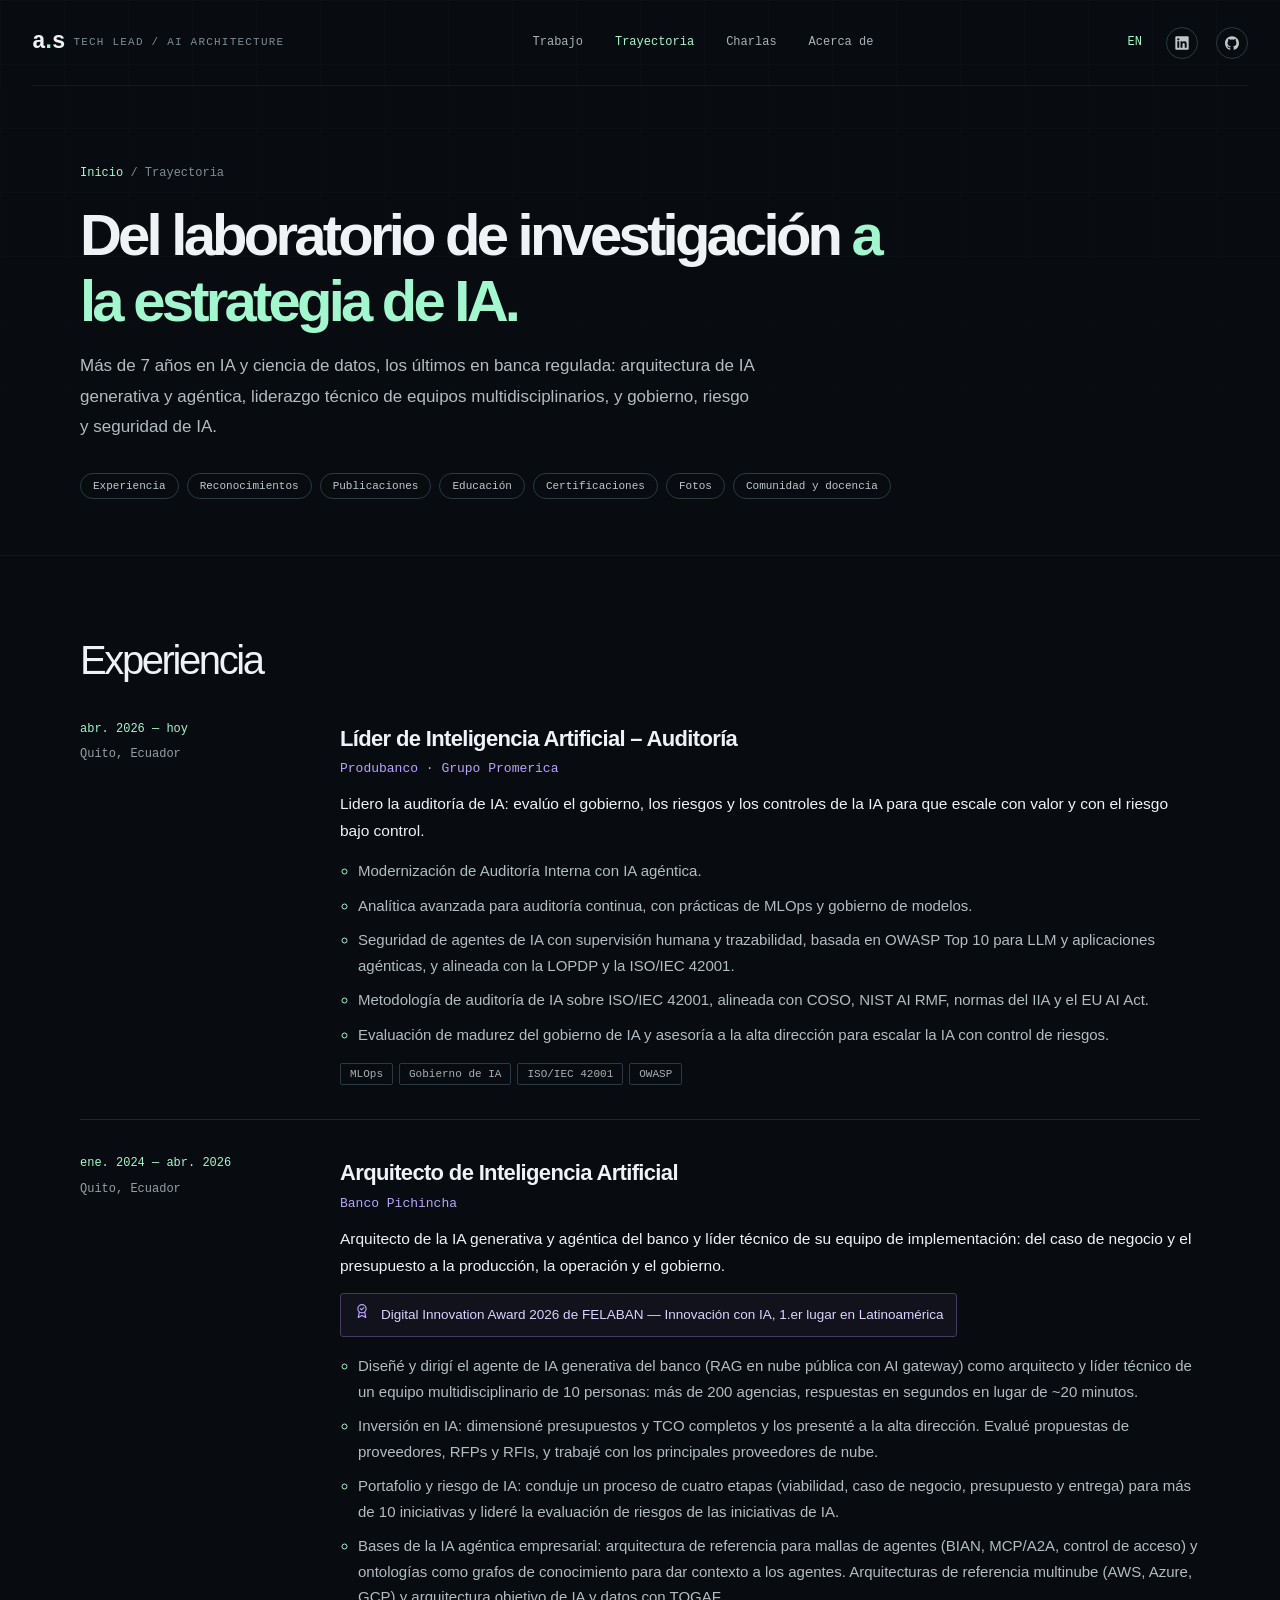
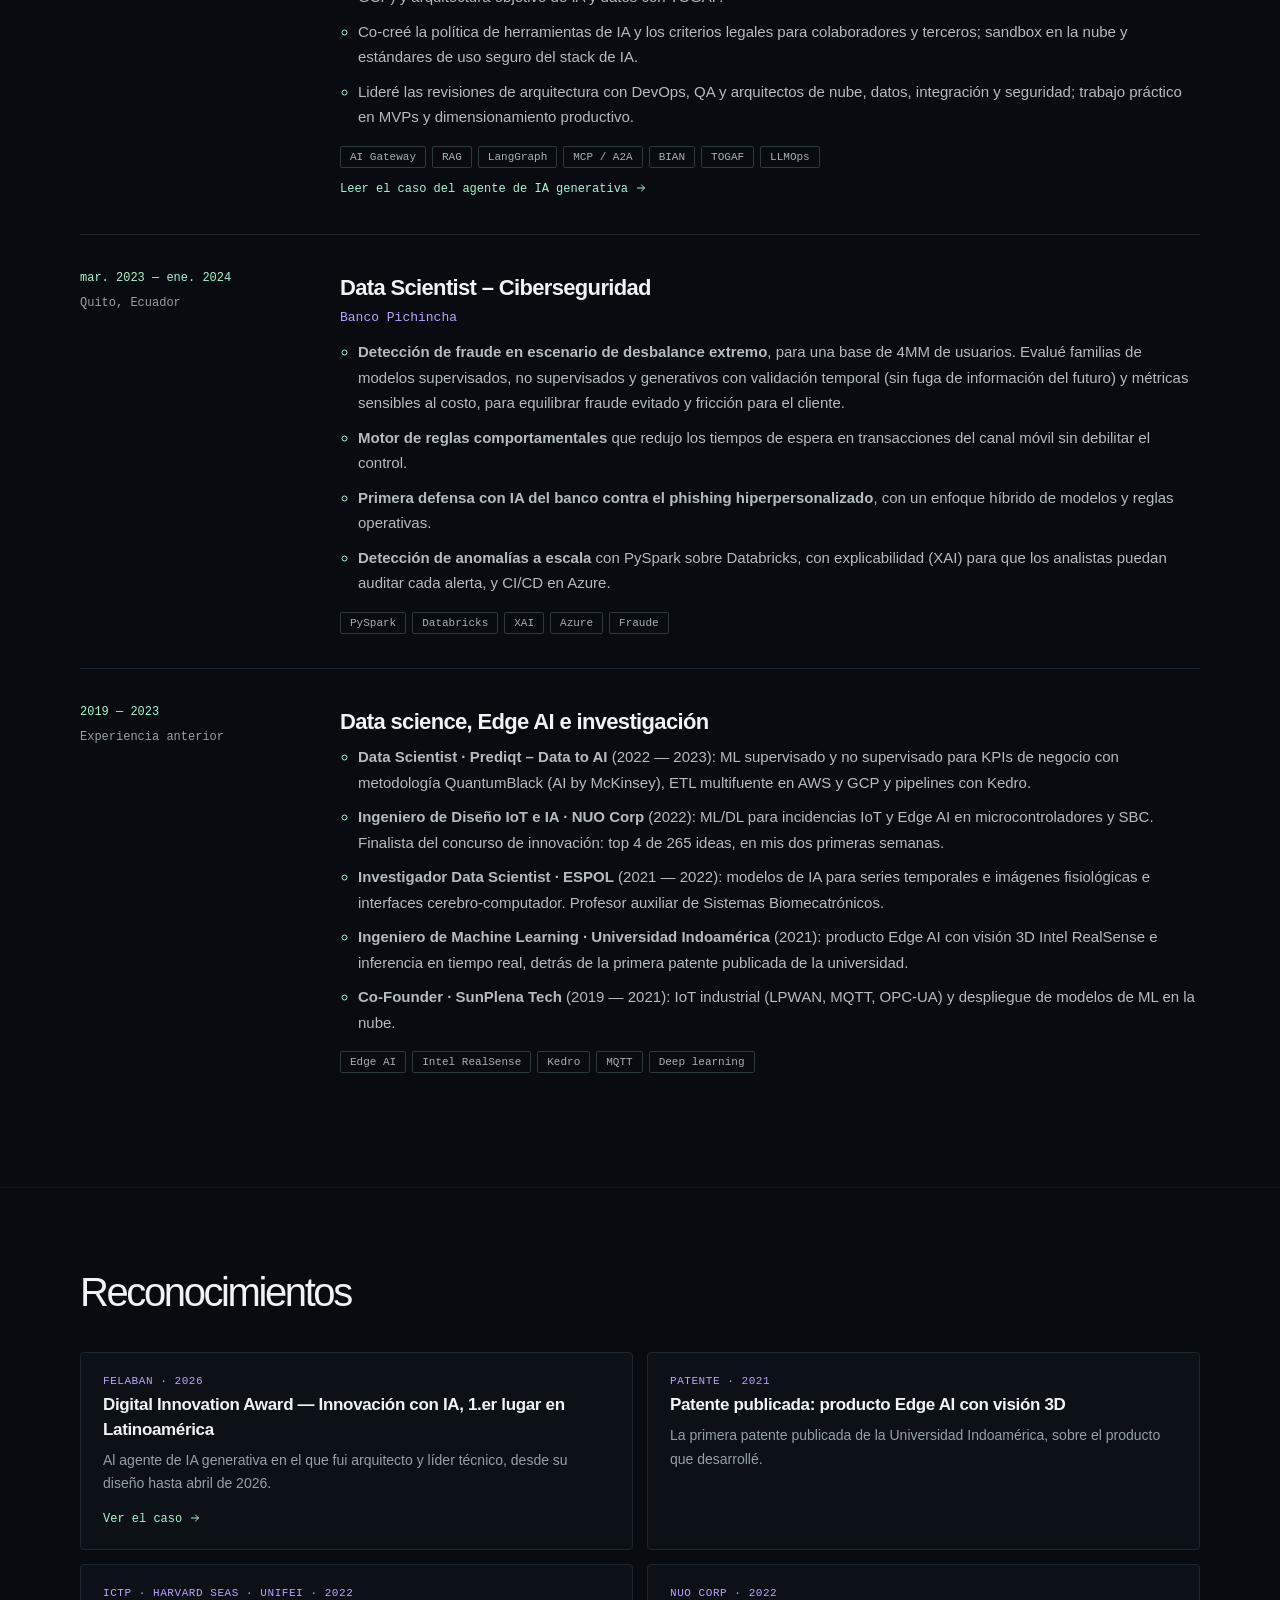
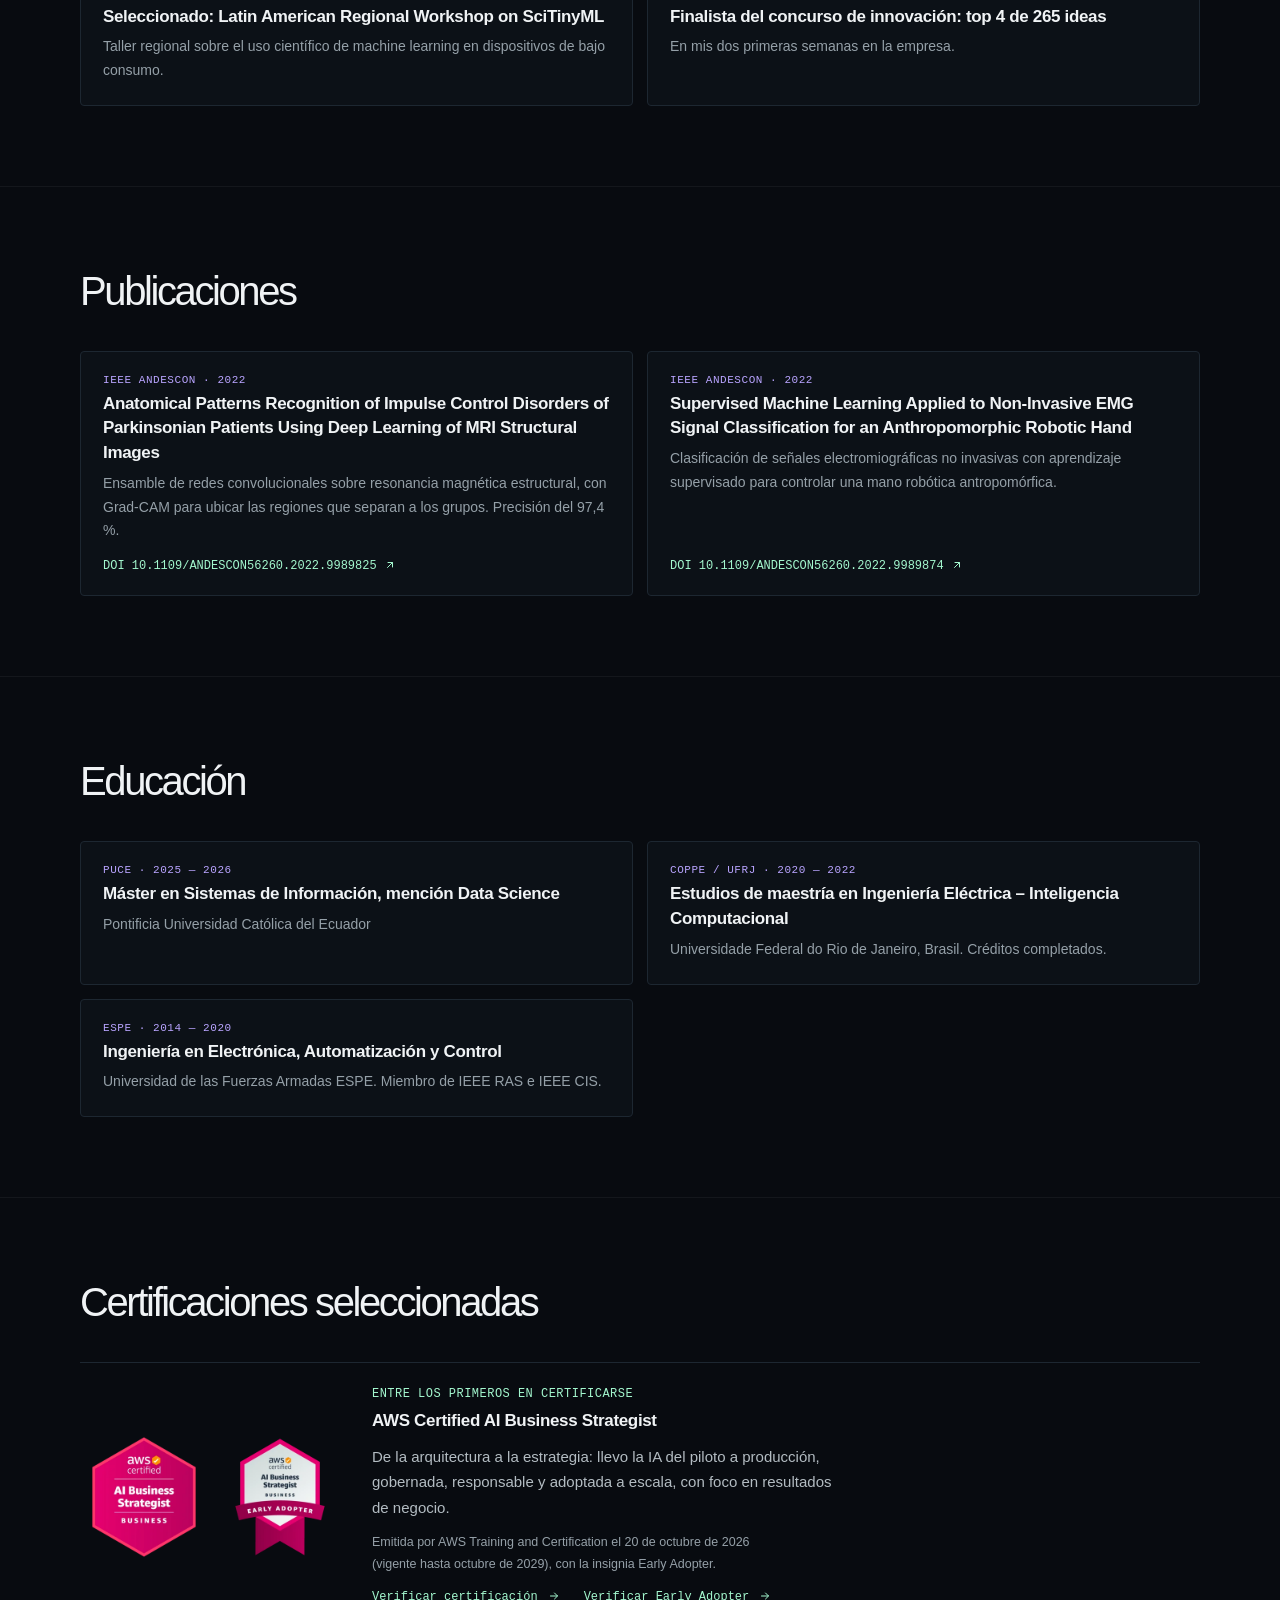
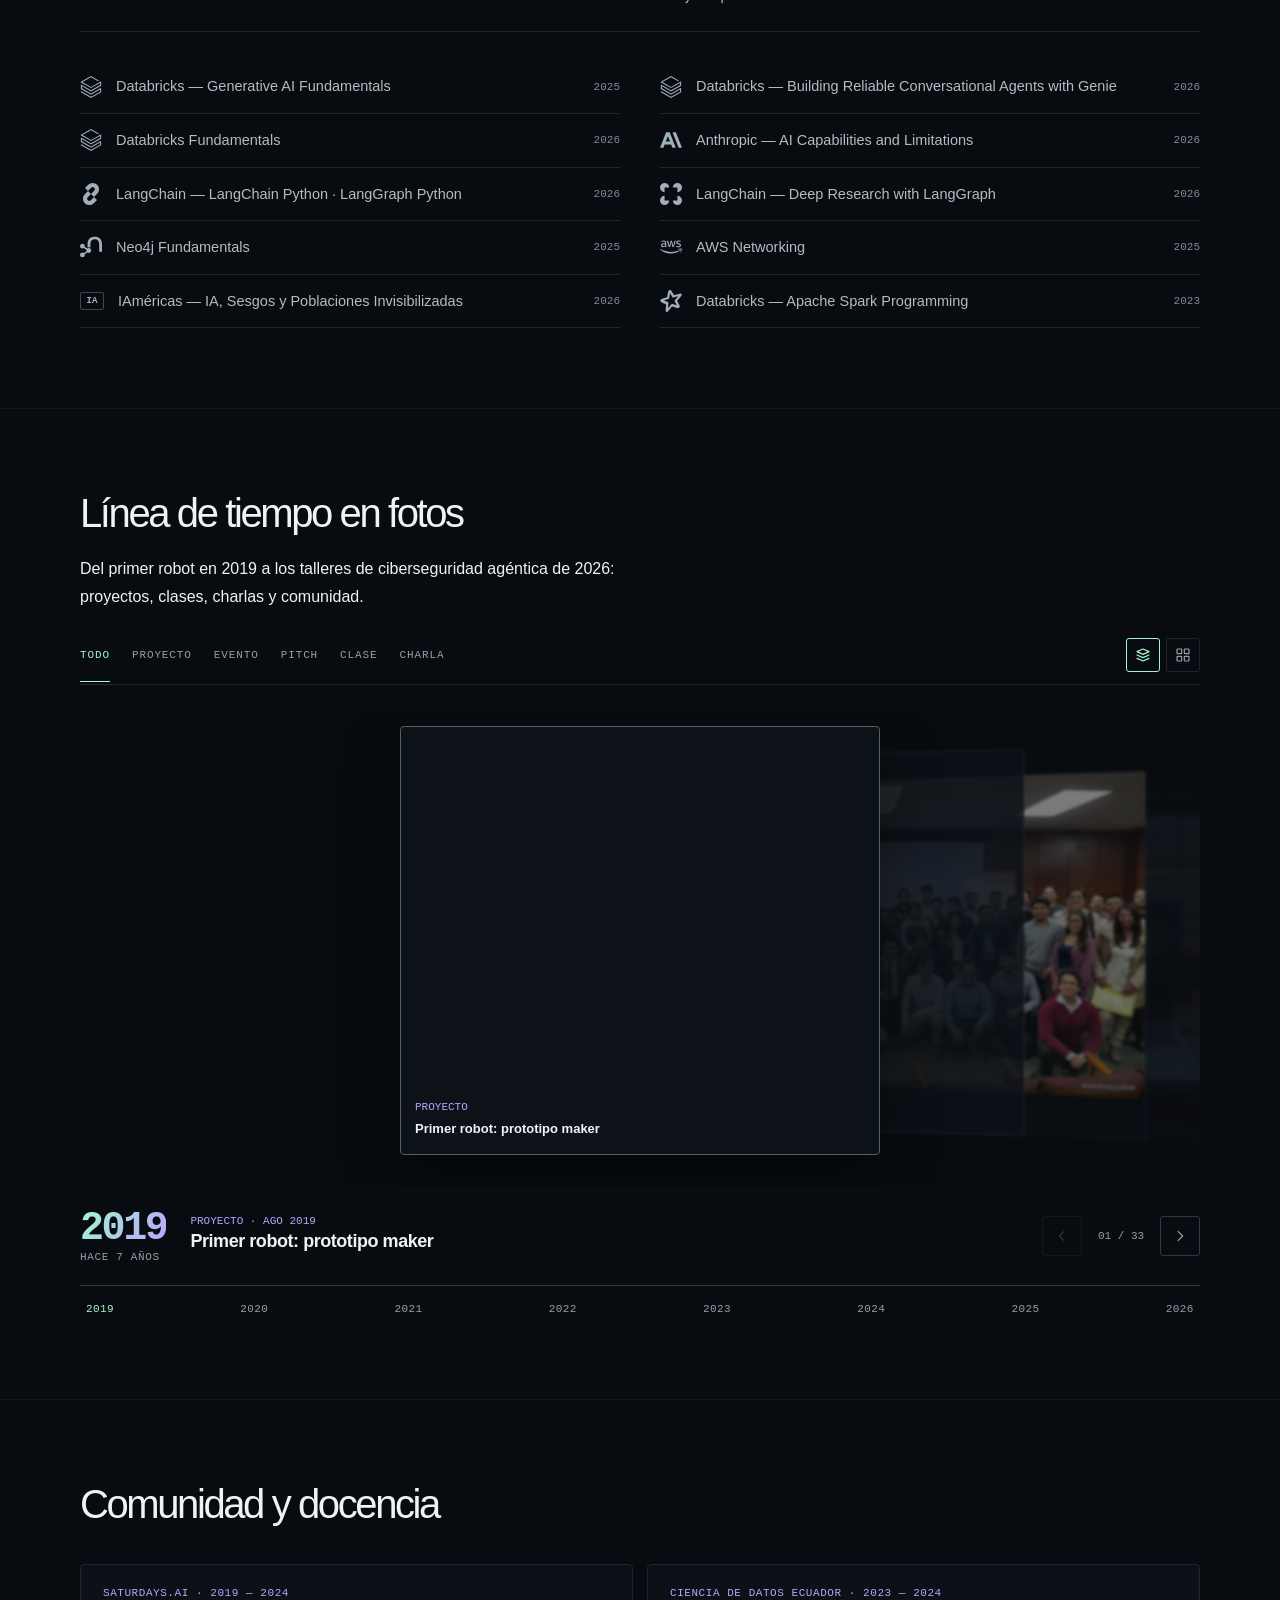
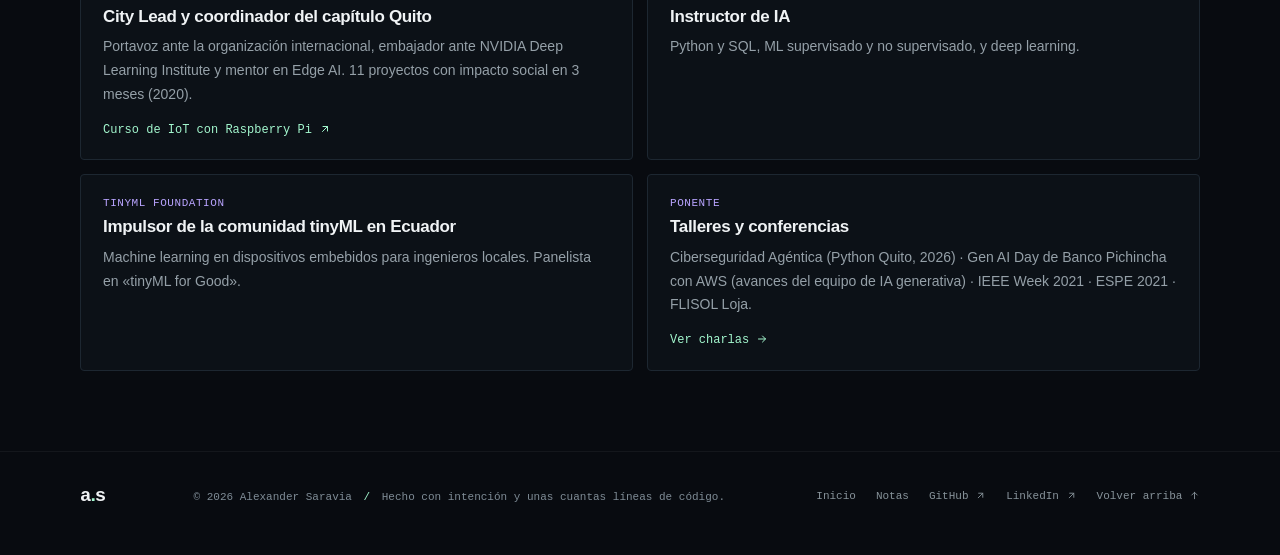
<file: trayectoria.html>
<!doctype html>
<html lang="es" data-root="">
  <head>
    <meta charset="utf-8">
    <meta name="viewport" content="width=device-width, initial-scale=1">
    <meta http-equiv="Content-Security-Policy" content="default-src 'self'; script-src 'self'; style-src 'self' 'unsafe-inline' https://fonts.googleapis.com; font-src https://fonts.gstatic.com; img-src 'self' data:; connect-src 'self'; object-src 'none'; base-uri 'self'; form-action 'none'">
    <meta name="robots" content="noimageai">
    <meta name="referrer" content="strict-origin-when-cross-origin">
    <meta name="theme-color" content="#080b10">
    <meta name="description" content="Trayectoria de Alexander Saravia: experiencia en IA generativa, agéntica, gobierno y seguridad de IA; educación, publicaciones IEEE, reconocimientos y certificaciones.">
    <meta property="og:title" content="Trayectoria — Alexander Saravia">
    <meta property="og:description" content="Experiencia, educación, publicaciones, reconocimientos y certificaciones.">
    <meta property="og:type" content="profile">
    <meta property="og:url" content="https://aisaravia.online/trayectoria.html">
    <meta property="og:image" content="https://aisaravia.online/assets/og.png">
    <meta name="twitter:card" content="summary_large_image">
    <title data-es="Trayectoria — Alexander Saravia" data-en="Track record — Alexander Saravia">Trayectoria — Alexander Saravia</title>
    <link rel="canonical" href="https://aisaravia.online/trayectoria.html">
    <link rel="icon" href="favicon.svg" type="image/svg+xml">
    <link rel="stylesheet" href="styles.css">
    <script src="data/contenido.js" defer></script>
    <script src="app.js" defer></script>
  </head>
  <body>
    <a class="skip-link" href="#main" data-es="Saltar al contenido" data-en="Skip to content">Saltar al contenido</a>
    <div class="site-shell">
      <header class="topbar">
        <a class="wordmark" href="./" aria-label="Alexander Saravia, inicio">
          <span class="wordmark-mark">a<span>.</span>s</span>
          <span class="wordmark-label">TECH LEAD / AI ARCHITECTURE</span>
        </a>
        <nav class="main-nav" aria-label="Navegación principal">
          <a href="./#work" data-es="Trabajo" data-en="Work">Trabajo</a>
          <a href="trayectoria.html" aria-current="page" data-es="Trayectoria" data-en="Track record">Trayectoria</a>
          <a href="./#speaking" data-es="Charlas" data-en="Speaking">Charlas</a>
          <a href="./#about" data-es="Acerca de" data-en="About">Acerca de</a>
        </nav>
        <div class="top-actions">
          <button class="language-toggle" type="button" aria-label="Switch language">EN</button>
          <a class="icon-link" href="https://www.linkedin.com/in/asaravia/" target="_blank" rel="noopener noreferrer me" aria-label="LinkedIn"><svg aria-hidden="true"><use href="assets/icons.svg#linkedin"/></svg></a>
          <a class="icon-link" href="https://github.com/basaravia" target="_blank" rel="noopener noreferrer me" aria-label="GitHub"><svg aria-hidden="true"><use href="assets/icons.svg#github"/></svg></a>
        </div>
      </header>

      <main id="main">
        <section class="page-hero">
          <div class="section-wrap">
            <p class="breadcrumb"><a href="./" data-es="Inicio" data-en="Home">Inicio</a> / <span data-es="Trayectoria" data-en="Track record">Trayectoria</span></p>
            <h1 data-es="Del laboratorio de investigación <span class='headline-accent'>a la estrategia de IA.</span>" data-en="From the research lab <span class='headline-accent'>to AI strategy.</span>">Del laboratorio de investigación <span class="headline-accent">a la estrategia de IA.</span></h1>
            <p class="lead" data-es="Más de 7 años en IA y ciencia de datos, los últimos en banca regulada: arquitectura de IA generativa y agéntica, liderazgo técnico de equipos multidisciplinarios, y gobierno, riesgo y seguridad de IA." data-en="7+ years in AI and data science, the most recent in regulated banking: generative and agentic AI architecture, technical leadership of cross-functional teams, and AI governance, risk, and security.">Más de 7 años en IA y ciencia de datos, los últimos en banca regulada: arquitectura de IA generativa y agéntica, liderazgo técnico de equipos multidisciplinarios, y gobierno, riesgo y seguridad de IA.</p>
            <nav class="page-toc" aria-label="Secciones">
              <a href="#experiencia" data-es="Experiencia" data-en="Experience">Experiencia</a>
              <a href="#reconocimientos" data-es="Reconocimientos" data-en="Recognition">Reconocimientos</a>
              <a href="#publicaciones" data-es="Publicaciones" data-en="Publications">Publicaciones</a>
              <a href="#educacion" data-es="Educación" data-en="Education">Educación</a>
              <a href="#certificaciones" data-es="Certificaciones" data-en="Certifications">Certificaciones</a>
              <a href="#galeria" data-es="Fotos" data-en="Photos">Fotos</a>
              <a href="#comunidad" data-es="Comunidad y docencia" data-en="Community & teaching">Comunidad y docencia</a>
            </nav>
          </div>
        </section>

        <section class="page-section" id="experiencia">
          <div class="section-wrap">
            <h2 data-es="Experiencia" data-en="Experience">Experiencia</h2>
            <ol class="timeline">
              <li class="role" id="produbanco">
                <div class="role-when"><strong data-es="abr. 2026 — hoy" data-en="Apr 2026 — present">abr. 2026 — hoy</strong><span>Quito, Ecuador</span></div>
                <div>
                  <h3 data-es="Líder de Inteligencia Artificial – Auditoría" data-en="AI Audit Lead">Líder de Inteligencia Artificial – Auditoría</h3>
                  <p class="role-org">Produbanco · Grupo Promerica</p>
                  <p class="role-scope" data-es="Lidero la auditoría de IA: evalúo el gobierno, los riesgos y los controles de la IA para que escale con valor y con el riesgo bajo control." data-en="I lead AI audit: I assess AI governance, risk, and controls so AI can scale with value and risk under control.">Lidero la auditoría de IA: evalúo el gobierno, los riesgos y los controles de la IA para que escale con valor y con el riesgo bajo control.</p>
                  <ul>
                    <li data-es="Modernización de Auditoría Interna con IA agéntica." data-en="Modernization of Internal Audit with agentic AI.">Modernización de Auditoría Interna con IA agéntica.</li>
                    <li data-es="Analítica avanzada para auditoría continua, con prácticas de MLOps y gobierno de modelos." data-en="Advanced analytics for continuous auditing, with MLOps practices and model governance.">Analítica avanzada para auditoría continua, con prácticas de MLOps y gobierno de modelos.</li>
                    <li data-es="Seguridad de agentes de IA con supervisión humana y trazabilidad, basada en OWASP Top 10 para LLM y aplicaciones agénticas, y alineada con la LOPDP y la ISO/IEC 42001." data-en="AI agent security with human oversight and traceability, based on the OWASP Top 10 for LLM and agentic applications, aligned with Ecuador's data protection law and ISO/IEC 42001.">Seguridad de agentes de IA con supervisión humana y trazabilidad, basada en OWASP Top 10 para LLM y aplicaciones agénticas, y alineada con la LOPDP y la ISO/IEC 42001.</li>
                    <li data-es="Metodología de auditoría de IA sobre ISO/IEC 42001, alineada con COSO, NIST AI RMF, normas del IIA y el EU AI Act." data-en="AI audit methodology on ISO/IEC 42001, aligned with COSO, NIST AI RMF, IIA standards, and the EU AI Act.">Metodología de auditoría de IA sobre ISO/IEC 42001, alineada con COSO, NIST AI RMF, normas del IIA y el EU AI Act.</li>
                    <li data-es="Evaluación de madurez del gobierno de IA y asesoría a la alta dirección para escalar la IA con control de riesgos." data-en="AI governance maturity assessment and advisory to senior leadership on scaling AI with risk control.">Evaluación de madurez del gobierno de IA y asesoría a la alta dirección para escalar la IA con control de riesgos.</li>
                  </ul>
                  <div class="role-tags"><span>MLOps</span><span>Gobierno de IA</span><span>ISO/IEC 42001</span><span>OWASP</span></div>
                </div>
              </li>
              <li class="role" id="banco-pichincha">
                <div class="role-when"><strong data-es="ene. 2024 — abr. 2026" data-en="Jan 2024 — Apr 2026">ene. 2024 — abr. 2026</strong><span>Quito, Ecuador</span></div>
                <div>
                  <h3 data-es="Arquitecto de Inteligencia Artificial" data-en="AI Architect">Arquitecto de Inteligencia Artificial</h3>
                  <p class="role-org">Banco Pichincha</p>
                  <p class="role-scope" data-es="Arquitecto de la IA generativa y agéntica del banco y líder técnico de su equipo de implementación: del caso de negocio y el presupuesto a la producción, la operación y el gobierno." data-en="Architect of the bank's generative and agentic AI and technical lead of its implementation team: from business case and budget to production, operations, and governance.">Arquitecto de la IA generativa y agéntica del banco y líder técnico de su equipo de implementación: del caso de negocio y el presupuesto a la producción, la operación y el gobierno.</p>
                  <p class="role-award"><span aria-hidden="true"><svg class='' aria-hidden='true'><use href='assets/icons.svg#i-award'/></svg></span><span data-es="Digital Innovation Award 2026 de FELABAN — Innovación con IA, 1.er lugar en Latinoamérica" data-en="FELABAN Digital Innovation Award 2026 — Innovation with AI, 1st place in Latin America">Digital Innovation Award 2026 de FELABAN — Innovación con IA, 1.er lugar en Latinoamérica</span></p>
                  <ul>
                    <li data-es="Diseñé y dirigí el agente de IA generativa del banco (RAG en nube pública con AI gateway) como arquitecto y líder técnico de un equipo multidisciplinario de 10 personas: más de 200 agencias, respuestas en segundos en lugar de ~20 minutos." data-en="Designed and directed the bank's GenAI agent (RAG on public cloud with an AI gateway) as architect and technical lead of a 10-person cross-functional team: 200+ branches, answers in seconds instead of ~20 minutes.">Diseñé y dirigí el agente de IA generativa del banco (RAG en nube pública con AI gateway) como arquitecto y líder técnico de un equipo multidisciplinario de 10 personas: más de 200 agencias, respuestas en segundos en lugar de ~20 minutos.</li>
                    <li data-es="Inversión en IA: dimensioné presupuestos y TCO completos y los presenté a la alta dirección. Evalué propuestas de proveedores, RFPs y RFIs, y trabajé con los principales proveedores de nube." data-en="AI investment: sized budgets and full TCO and presented them to senior leadership. Evaluated vendor proposals, RFPs, and RFIs, and worked with the major cloud providers.">Inversión en IA: dimensioné presupuestos y TCO completos y los presenté a la alta dirección. Evalué propuestas de proveedores, RFPs y RFIs, y trabajé con los principales proveedores de nube.</li>
                    <li data-es="Portafolio y riesgo de IA: conduje un proceso de cuatro etapas (viabilidad, caso de negocio, presupuesto y entrega) para más de 10 iniciativas y lideré la evaluación de riesgos de las iniciativas de IA." data-en="AI portfolio and risk: ran a four-stage gate (feasibility, business case, budget, and delivery) for 10+ initiatives and led the risk assessment of AI initiatives.">Portafolio y riesgo de IA: conduje un proceso de cuatro etapas (viabilidad, caso de negocio, presupuesto y entrega) para más de 10 iniciativas y lideré la evaluación de riesgos de las iniciativas de IA.</li>
                    <li data-es="Bases de la IA agéntica empresarial: arquitectura de referencia para mallas de agentes (BIAN, MCP/A2A, control de acceso) y ontologías como grafos de conocimiento para dar contexto a los agentes. Arquitecturas de referencia multinube (AWS, Azure, GCP) y arquitectura objetivo de IA y datos con TOGAF." data-en="Foundations for enterprise agentic AI: a reference architecture for agent meshes (BIAN, MCP/A2A, access control) and ontologies as knowledge graphs to give agents context. Multi-cloud reference architectures (AWS, Azure, GCP) and a target AI and data architecture with TOGAF.">Bases de la IA agéntica empresarial: arquitectura de referencia para mallas de agentes (BIAN, MCP/A2A, control de acceso) y ontologías como grafos de conocimiento para dar contexto a los agentes. Arquitecturas de referencia multinube (AWS, Azure, GCP) y arquitectura objetivo de IA y datos con TOGAF.</li>
                    <li data-es="Co-creé la política de herramientas de IA y los criterios legales para colaboradores y terceros; sandbox en la nube y estándares de uso seguro del stack de IA." data-en="Co-created the AI tools policy and legal criteria for employees and third parties; a cloud sandbox and secure-use standards for the AI stack.">Co-creé la política de herramientas de IA y los criterios legales para colaboradores y terceros; sandbox en la nube y estándares de uso seguro del stack de IA.</li>
                    <li data-es="Lideré las revisiones de arquitectura con DevOps, QA y arquitectos de nube, datos, integración y seguridad; trabajo práctico en MVPs y dimensionamiento productivo." data-en="Led architecture reviews with DevOps, QA, and cloud, data, integration, and security architects; hands-on in MVPs and production sizing.">Lideré las revisiones de arquitectura con DevOps, QA y arquitectos de nube, datos, integración y seguridad; trabajo práctico en MVPs y dimensionamiento productivo.</li>
                  </ul>
                  <div class="role-tags"><span>AI Gateway</span><span>RAG</span><span>LangGraph</span><span>MCP / A2A</span><span>BIAN</span><span>TOGAF</span><span>LLMOps</span></div>
                  <a class="role-link" href="caso-agente.html"><span data-es="Leer el caso del agente de IA generativa <i class='ico ico-arrow' aria-hidden='true'></i>" data-en="Read the GenAI agent case <i class='ico ico-arrow' aria-hidden='true'></i>">Leer el caso del agente de IA generativa <i class='ico ico-arrow' aria-hidden='true'></i></span></a>
                </div>
              </li>
              <li class="role" id="banco-pichincha-ds">
                <div class="role-when"><strong data-es="mar. 2023 — ene. 2024" data-en="Mar 2023 — Jan 2024">mar. 2023 — ene. 2024</strong><span>Quito, Ecuador</span></div>
                <div>
                  <h3 data-es="Data Scientist – Ciberseguridad" data-en="Data Scientist – Cybersecurity">Data Scientist – Ciberseguridad</h3>
                  <p class="role-org">Banco Pichincha</p>
                  <ul>
                    <li data-es="<strong>Detección de fraude en escenario de desbalance extremo</strong>, para una base de 4MM de usuarios. Evalué familias de modelos supervisados, no supervisados y generativos con validación temporal (sin fuga de información del futuro) y métricas sensibles al costo, para equilibrar fraude evitado y fricción para el cliente." data-en="<strong>Fraud detection under extreme class imbalance</strong>, for a base of 4M users. Evaluated supervised, unsupervised, and generative model families with temporal validation (no look-ahead leakage) and cost-sensitive metrics, to balance prevented fraud against customer friction."><strong>Detección de fraude en escenario de desbalance extremo</strong>, para una base de 4MM de usuarios. Evalué familias de modelos supervisados, no supervisados y generativos con validación temporal (sin fuga de información del futuro) y métricas sensibles al costo, para equilibrar fraude evitado y fricción para el cliente.</li>
                    <li data-es="<strong>Motor de reglas comportamentales</strong> que redujo los tiempos de espera en transacciones del canal móvil sin debilitar el control." data-en="<strong>Behavioral-rule engine</strong> that cut transaction wait times in the mobile channel without weakening the control."><strong>Motor de reglas comportamentales</strong> que redujo los tiempos de espera en transacciones del canal móvil sin debilitar el control.</li>
                    <li data-es="<strong>Primera defensa con IA del banco contra el phishing hiperpersonalizado</strong>, con un enfoque híbrido de modelos y reglas operativas." data-en="<strong>The bank's first AI defense against hyper-personalized phishing</strong>, with a hybrid approach of models and operational rules."><strong>Primera defensa con IA del banco contra el phishing hiperpersonalizado</strong>, con un enfoque híbrido de modelos y reglas operativas.</li>
                    <li data-es="<strong>Detección de anomalías a escala</strong> con PySpark sobre Databricks, con explicabilidad (XAI) para que los analistas puedan auditar cada alerta, y CI/CD en Azure." data-en="<strong>Anomaly detection at scale</strong> with PySpark on Databricks, with explainability (XAI) so analysts can audit every alert, and CI/CD on Azure."><strong>Detección de anomalías a escala</strong> con PySpark sobre Databricks, con explicabilidad (XAI) para que los analistas puedan auditar cada alerta, y CI/CD en Azure.</li>
                  </ul>
                  <div class="role-tags"><span>PySpark</span><span>Databricks</span><span>XAI</span><span>Azure</span><span>Fraude</span></div>
                </div>
              </li>
              <li class="role" id="anteriores">
                <div class="role-when"><strong>2019 — 2023</strong><span data-es="Experiencia anterior" data-en="Earlier experience">Experiencia anterior</span></div>
                <div>
                  <h3 data-es="Data science, Edge AI e investigación" data-en="Data science, Edge AI, and research">Data science, Edge AI e investigación</h3>
                  <ul>
                    <li data-es="<strong>Data Scientist · Prediqt – Data to AI</strong> (2022 — 2023): ML supervisado y no supervisado para KPIs de negocio con metodología QuantumBlack (AI by McKinsey), ETL multifuente en AWS y GCP y pipelines con Kedro." data-en="<strong>Data Scientist · Prediqt – Data to AI</strong> (2022 — 2023): supervised and unsupervised ML for business KPIs using QuantumBlack (AI by McKinsey) methodology, multi-source ETL on AWS and GCP, and Kedro pipelines."><strong>Data Scientist · Prediqt – Data to AI</strong> (2022 — 2023): ML supervisado y no supervisado para KPIs de negocio con metodología QuantumBlack (AI by McKinsey), ETL multifuente en AWS y GCP y pipelines con Kedro.</li>
                    <li data-es="<strong>Ingeniero de Diseño IoT e IA · NUO Corp</strong> (2022): ML/DL para incidencias IoT y Edge AI en microcontroladores y SBC. Finalista del concurso de innovación: top 4 de 265 ideas, en mis dos primeras semanas." data-en="<strong>IoT & AI Design Engineer · NUO Corp</strong> (2022): ML/DL for IoT incidents and Edge AI on microcontrollers and SBCs. Innovation contest finalist: top 4 of 265 ideas, within my first two weeks."><strong>Ingeniero de Diseño IoT e IA · NUO Corp</strong> (2022): ML/DL para incidencias IoT y Edge AI en microcontroladores y SBC. Finalista del concurso de innovación: top 4 de 265 ideas, en mis dos primeras semanas.</li>
                    <li data-es="<strong>Investigador Data Scientist · ESPOL</strong> (2021 — 2022): modelos de IA para series temporales e imágenes fisiológicas e interfaces cerebro-computador. Profesor auxiliar de Sistemas Biomecatrónicos." data-en="<strong>Research Data Scientist · ESPOL</strong> (2021 — 2022): AI models for physiological time series and images, and brain-computer interfaces. Teaching assistant for Biomechatronic Systems."><strong>Investigador Data Scientist · ESPOL</strong> (2021 — 2022): modelos de IA para series temporales e imágenes fisiológicas e interfaces cerebro-computador. Profesor auxiliar de Sistemas Biomecatrónicos.</li>
                    <li data-es="<strong>Ingeniero de Machine Learning · Universidad Indoamérica</strong> (2021): producto Edge AI con visión 3D Intel RealSense e inferencia en tiempo real, detrás de la primera patente publicada de la universidad." data-en="<strong>Machine Learning Engineer · Universidad Indoamérica</strong> (2021): Edge AI product with Intel RealSense 3D vision and real-time inference, behind the university's first published patent."><strong>Ingeniero de Machine Learning · Universidad Indoamérica</strong> (2021): producto Edge AI con visión 3D Intel RealSense e inferencia en tiempo real, detrás de la primera patente publicada de la universidad.</li>
                    <li data-es="<strong>Co-Founder · SunPlena Tech</strong> (2019 — 2021): IoT industrial (LPWAN, MQTT, OPC-UA) y despliegue de modelos de ML en la nube." data-en="<strong>Co-Founder · SunPlena Tech</strong> (2019 — 2021): industrial IoT (LPWAN, MQTT, OPC-UA) and cloud deployment of ML models."><strong>Co-Founder · SunPlena Tech</strong> (2019 — 2021): IoT industrial (LPWAN, MQTT, OPC-UA) y despliegue de modelos de ML en la nube.</li>
                  </ul>
                  <div class="role-tags"><span>Edge AI</span><span>Intel RealSense</span><span>Kedro</span><span>MQTT</span><span>Deep learning</span></div>
                </div>
              </li>
            </ol>
          </div>
        </section>

        <section class="page-section" id="reconocimientos">
          <div class="section-wrap">
            <h2 data-es="Reconocimientos" data-en="Recognition">Reconocimientos</h2>
            <div class="card-grid">
              <article class="info-card">
                <span class="kicker">FELABAN · 2026</span>
                <h3 data-es="Digital Innovation Award — Innovación con IA, 1.er lugar en Latinoamérica" data-en="Digital Innovation Award — Innovation with AI, 1st place in Latin America">Digital Innovation Award — Innovación con IA, 1.er lugar en Latinoamérica</h3>
                <p data-es="Al agente de IA generativa en el que fui arquitecto y líder técnico, desde su diseño hasta abril de 2026." data-en="Awarded to the generative AI agent I designed and led as architect and technical lead until April 2026.">Al agente de IA generativa en el que fui arquitecto y líder técnico, desde su diseño hasta abril de 2026.</p>
                <a class="more" href="caso-agente.html" data-es="Ver el caso <i class='ico ico-arrow' aria-hidden='true'></i>" data-en="See the case <i class='ico ico-arrow' aria-hidden='true'></i>">Ver el caso <i class='ico ico-arrow' aria-hidden='true'></i></a>
              </article>
              <article class="info-card">
                <span class="kicker" data-es="Patente · 2021" data-en="Patent · 2021">Patente · 2021</span>
                <h3 data-es="Patente publicada: producto Edge AI con visión 3D" data-en="Published patent: Edge AI product with 3D vision">Patente publicada: producto Edge AI con visión 3D</h3>
                <p data-es="La primera patente publicada de la Universidad Indoamérica, sobre el producto que desarrollé." data-en="Universidad Indoamérica's first published patent, covering the product I built.">La primera patente publicada de la Universidad Indoamérica, sobre el producto que desarrollé.</p>
              </article>
              <article class="info-card">
                <span class="kicker">ICTP · Harvard SEAS · UNIFEI · 2022</span>
                <h3 data-es="Seleccionado: Latin American Regional Workshop on SciTinyML" data-en="Selected: Latin American Regional Workshop on SciTinyML">Seleccionado: Latin American Regional Workshop on SciTinyML</h3>
                <p data-es="Taller regional sobre el uso científico de machine learning en dispositivos de bajo consumo." data-en="Regional workshop on the scientific use of machine learning on low-power devices.">Taller regional sobre el uso científico de machine learning en dispositivos de bajo consumo.</p>
              </article>
              <article class="info-card">
                <span class="kicker">NUO Corp · 2022</span>
                <h3 data-es="Finalista del concurso de innovación: top 4 de 265 ideas" data-en="Innovation contest finalist: top 4 of 265 ideas">Finalista del concurso de innovación: top 4 de 265 ideas</h3>
                <p data-es="En mis dos primeras semanas en la empresa." data-en="Within my first two weeks at the company.">En mis dos primeras semanas en la empresa.</p>
              </article>
            </div>
          </div>
        </section>

        <section class="page-section" id="publicaciones">
          <div class="section-wrap">
            <h2 data-es="Publicaciones" data-en="Publications">Publicaciones</h2>
            <div class="card-grid">
              <article class="info-card">
                <span class="kicker">IEEE ANDESCON · 2022</span>
                <h3>Anatomical Patterns Recognition of Impulse Control Disorders of Parkinsonian Patients Using Deep Learning of MRI Structural Images</h3>
                <p data-es="Ensamble de redes convolucionales sobre resonancia magnética estructural, con Grad-CAM para ubicar las regiones que separan a los grupos. Precisión del 97,4 %." data-en="An ensemble of convolutional networks on structural MRI, with Grad-CAM to locate the regions that separate the groups. 97.4% accuracy.">Ensamble de redes convolucionales sobre resonancia magnética estructural, con Grad-CAM para ubicar las regiones que separan a los grupos. Precisión del 97,4 %.</p>
                <a class="more" href="https://doi.org/10.1109/ANDESCON56260.2022.9989825" target="_blank" rel="noopener noreferrer">DOI 10.1109/ANDESCON56260.2022.9989825 <i class='ico ico-external' aria-hidden='true'></i></a>
              </article>
              <article class="info-card">
                <span class="kicker">IEEE ANDESCON · 2022</span>
                <h3>Supervised Machine Learning Applied to Non-Invasive EMG Signal Classification for an Anthropomorphic Robotic Hand</h3>
                <p data-es="Clasificación de señales electromiográficas no invasivas con aprendizaje supervisado para controlar una mano robótica antropomórfica." data-en="Supervised classification of non-invasive electromyography signals to control an anthropomorphic robotic hand.">Clasificación de señales electromiográficas no invasivas con aprendizaje supervisado para controlar una mano robótica antropomórfica.</p>
                <a class="more" href="https://doi.org/10.1109/ANDESCON56260.2022.9989874" target="_blank" rel="noopener noreferrer">DOI 10.1109/ANDESCON56260.2022.9989874 <i class='ico ico-external' aria-hidden='true'></i></a>
              </article>
            </div>
          </div>
        </section>

        <section class="page-section" id="educacion">
          <div class="section-wrap">
            <h2 data-es="Educación" data-en="Education">Educación</h2>
            <div class="card-grid">
              <article class="info-card">
                <span class="kicker">PUCE · 2025 — 2026</span>
                <h3 data-es="Máster en Sistemas de Información, mención Data Science" data-en="M.Sc. in Information Systems, Data Science track">Máster en Sistemas de Información, mención Data Science</h3>
                <p>Pontificia Universidad Católica del Ecuador</p>
              </article>
              <article class="info-card">
                <span class="kicker">COPPE / UFRJ · 2020 — 2022</span>
                <h3 data-es="Estudios de maestría en Ingeniería Eléctrica – Inteligencia Computacional" data-en="Graduate studies in Electrical Engineering – Computational Intelligence">Estudios de maestría en Ingeniería Eléctrica – Inteligencia Computacional</h3>
                <p data-es="Universidade Federal do Rio de Janeiro, Brasil. Créditos completados." data-en="Federal University of Rio de Janeiro, Brazil. Coursework completed.">Universidade Federal do Rio de Janeiro, Brasil. Créditos completados.</p>
              </article>
              <article class="info-card">
                <span class="kicker">ESPE · 2014 — 2020</span>
                <h3 data-es="Ingeniería en Electrónica, Automatización y Control" data-en="B.Eng. in Electronics, Automation, and Control">Ingeniería en Electrónica, Automatización y Control</h3>
                <p data-es="Universidad de las Fuerzas Armadas ESPE. Miembro de IEEE RAS e IEEE CIS." data-en="Universidad de las Fuerzas Armadas ESPE. Member of IEEE RAS and IEEE CIS.">Universidad de las Fuerzas Armadas ESPE. Miembro de IEEE RAS e IEEE CIS.</p>
              </article>
            </div>
          </div>
        </section>

        <section class="page-section" id="certificaciones">
          <div class="section-wrap">
            <h2 data-es="Certificaciones seleccionadas" data-en="Selected certifications">Certificaciones seleccionadas</h2>
            <div class="cert-featured">
              <div class="cert-badges">
                <a href="https://www.credly.com/badges/36add866-eb8c-401e-a20c-d27e5a07c8c7" target="_blank" rel="noopener noreferrer"><img src="assets/badges/aws-certified-ai-business-strategist.webp" width="128" height="128" alt="AWS Certified AI Business Strategist" loading="lazy"></a>
                <a href="https://www.credly.com/badges/dd3a8a08-1456-4da7-801c-3f0feb5091c0" target="_blank" rel="noopener noreferrer"><img src="assets/badges/aws-certified-ai-business-strategist-early-adopter.webp" width="128" height="128" alt="AWS Certified AI Business Strategist Early Adopter" loading="lazy"></a>
              </div>
              <div>
                <p class="cert-kicker" data-es="Entre los primeros en certificarse" data-en="Among the first to certify">Entre los primeros en certificarse</p>
                <h3>AWS Certified AI Business Strategist</h3>
                <p class="cert-claim" data-es="De la arquitectura a la estrategia: llevo la IA del piloto a producción, gobernada, responsable y adoptada a escala, con foco en resultados de negocio." data-en="From architecture to strategy: I take AI from pilot to production, governed, responsible and adopted at scale, with a focus on business results.">De la arquitectura a la estrategia: llevo la IA del piloto a producción, gobernada, responsable y adoptada a escala, con foco en resultados de negocio.</p>
                <p class="cert-meta" data-es="Emitida por AWS Training and Certification el 20 de octubre de 2026 (vigente hasta octubre de 2029), con la insignia Early Adopter." data-en="Issued by AWS Training and Certification on October 20, 2026 (valid through October 2029), with the Early Adopter badge.">Emitida por AWS Training and Certification el 20 de octubre de 2026 (vigente hasta octubre de 2029), con la insignia Early Adopter.</p>
                <p class="cert-links">
                  <a class="inline-link" href="https://www.credly.com/badges/36add866-eb8c-401e-a20c-d27e5a07c8c7" target="_blank" rel="noopener noreferrer"><span data-es="Verificar certificación" data-en="Verify certification">Verificar certificación</span> <span aria-hidden="true"><i class='ico ico-arrow' aria-hidden='true'></i></span></a>
                  <a class="inline-link" href="https://www.credly.com/badges/dd3a8a08-1456-4da7-801c-3f0feb5091c0" target="_blank" rel="noopener noreferrer"><span data-es="Verificar Early Adopter" data-en="Verify Early Adopter">Verificar Early Adopter</span> <span aria-hidden="true"><i class='ico ico-arrow' aria-hidden='true'></i></span></a>
                </p>
              </div>
            </div>
            <ul class="cert-list">
              <li><svg aria-hidden="true"><use href="assets/icons.svg#databricks"/></svg>Databricks — Generative AI Fundamentals<small>2025</small></li>
              <li><svg aria-hidden="true"><use href="assets/icons.svg#databricks"/></svg>Databricks — Building Reliable Conversational Agents with Genie<small>2026</small></li>
              <li><svg aria-hidden="true"><use href="assets/icons.svg#databricks"/></svg>Databricks Fundamentals<small>2026</small></li>
              <li><svg aria-hidden="true"><use href="assets/icons.svg#anthropic"/></svg>Anthropic — AI Capabilities and Limitations<small>2026</small></li>
              <li><svg aria-hidden="true"><use href="assets/icons.svg#langchain"/></svg>LangChain — LangChain Python · LangGraph Python<small>2026</small></li>
              <li><svg aria-hidden="true"><use href="assets/icons.svg#langgraph"/></svg>LangChain — Deep Research with LangGraph<small>2026</small></li>
              <li><svg aria-hidden="true"><use href="assets/icons.svg#neo4j"/></svg>Neo4j Fundamentals<small>2025</small></li>
              <li><svg aria-hidden="true"><use href="assets/icons.svg#aws"/></svg>AWS Networking<small>2025</small></li>
              <li><span class="mono-badge">IA</span><span data-es="IAméricas — IA, Sesgos y Poblaciones Invisibilizadas" data-en="IAméricas — AI, Bias, and Invisibilized Populations">IAméricas — IA, Sesgos y Poblaciones Invisibilizadas</span><small>2026</small></li>
              <li><svg aria-hidden="true"><use href="assets/icons.svg#apachespark"/></svg>Databricks — Apache Spark Programming<small>2023</small></li>
            </ul>
          </div>
        </section>

        <section class="page-section" id="galeria" data-gallery-section hidden>
          <div class="section-wrap">
            <h2 data-es="Línea de tiempo en fotos" data-en="Timeline in photos">Línea de tiempo en fotos</h2>
            <p class="lead timeline-lead" data-es="Del primer robot en 2019 a los talleres de ciberseguridad agéntica de 2026: proyectos, clases, charlas y comunidad." data-en="From a first robot in 2019 to agentic cybersecurity workshops in 2026: projects, classes, talks, and community.">Del primer robot en 2019 a los talleres de ciberseguridad agéntica de 2026: proyectos, clases, charlas y comunidad.</p>
            <div class="time-portal" aria-hidden="true">
              <div class="portal-rings"><span></span><span></span><span></span><span></span></div>
              <p class="portal-readout"><span>2019</span><i></i><span class="year"></span></p>
            </div>
            <div class="timeline-photos" data-gallery="todas"></div>
          </div>
        </section>

        <section class="page-section" id="comunidad">
          <div class="section-wrap">
            <h2 data-es="Comunidad y docencia" data-en="Community & teaching">Comunidad y docencia</h2>
            <div class="card-grid">
              <article class="info-card">
                <span class="kicker">Saturdays.AI · 2019 — 2024</span>
                <h3 data-es="City Lead y coordinador del capítulo Quito" data-en="City Lead and coordinator, Quito chapter">City Lead y coordinador del capítulo Quito</h3>
                <p data-es="Portavoz ante la organización internacional, embajador ante NVIDIA Deep Learning Institute y mentor en Edge AI. 11 proyectos con impacto social en 3 meses (2020)." data-en="Spokesperson to the international organization, ambassador to the NVIDIA Deep Learning Institute, and Edge AI mentor. 11 social-impact projects in 3 months (2020).">Portavoz ante la organización internacional, embajador ante NVIDIA Deep Learning Institute y mentor en Edge AI. 11 proyectos con impacto social en 3 meses (2020).</p>
                <a class="more" href="https://github.com/basaravia/iot_codes" target="_blank" rel="noopener noreferrer" data-es="Curso de IoT con Raspberry Pi <i class='ico ico-external' aria-hidden='true'></i>" data-en="IoT course with Raspberry Pi <i class='ico ico-external' aria-hidden='true'></i>">Curso de IoT con Raspberry Pi <i class='ico ico-external' aria-hidden='true'></i></a>
              </article>
              <article class="info-card">
                <span class="kicker">Ciencia de Datos Ecuador · 2023 — 2024</span>
                <h3 data-es="Instructor de IA" data-en="AI Instructor">Instructor de IA</h3>
                <p data-es="Python y SQL, ML supervisado y no supervisado, y deep learning." data-en="Python and SQL, supervised and unsupervised ML, and deep learning.">Python y SQL, ML supervisado y no supervisado, y deep learning.</p>
              </article>
              <article class="info-card">
                <span class="kicker">tinyML Foundation</span>
                <h3 data-es="Impulsor de la comunidad tinyML en Ecuador" data-en="tinyML community builder in Ecuador">Impulsor de la comunidad tinyML en Ecuador</h3>
                <p data-es="Machine learning en dispositivos embebidos para ingenieros locales. Panelista en «tinyML for Good»." data-en="Machine learning on embedded devices for local engineers. Panelist at “tinyML for Good”.">Machine learning en dispositivos embebidos para ingenieros locales. Panelista en «tinyML for Good».</p>
              </article>
              <article class="info-card">
                <span class="kicker" data-es="Ponente" data-en="Speaker">Ponente</span>
                <h3 data-es="Talleres y conferencias" data-en="Workshops and conferences">Talleres y conferencias</h3>
                <p data-es="Ciberseguridad Agéntica (Python Quito, 2026) · Gen AI Day de Banco Pichincha con AWS (avances del equipo de IA generativa) · IEEE Week 2021 · ESPE 2021 · FLISOL Loja." data-en="Agentic Cybersecurity (Python Quito, 2026) · Banco Pichincha Gen AI Day with AWS (generative AI team progress) · IEEE Week 2021 · ESPE 2021 · FLISOL Loja.">Ciberseguridad Agéntica (Python Quito, 2026) · Gen AI Day de Banco Pichincha con AWS (avances del equipo de IA generativa) · IEEE Week 2021 · ESPE 2021 · FLISOL Loja.</p>
                <a class="more" href="./#speaking" data-es="Ver charlas <i class='ico ico-arrow' aria-hidden='true'></i>" data-en="See talks <i class='ico ico-arrow' aria-hidden='true'></i>">Ver charlas <i class='ico ico-arrow' aria-hidden='true'></i></a>
              </article>
            </div>
          </div>
        </section>
      </main>

      <footer class="footer section-wrap">
        <a class="wordmark footer-mark" href="./"><span class="wordmark-mark">a<span>.</span>s</span></a>
        <p>© <span class="year"></span> Alexander Saravia <span class="footer-sep">/</span> <span data-es="Hecho con intención y unas cuantas líneas de código." data-en="Made with intention and a few lines of code.">Hecho con intención y unas cuantas líneas de código.</span></p>
        <div class="footer-links"><a href="./" data-es="Inicio" data-en="Home">Inicio</a><a href="blog/" data-es="Notas" data-en="Notes">Notas</a><a href="https://github.com/basaravia" target="_blank" rel="noopener noreferrer">GitHub <i class='ico ico-external' aria-hidden='true'></i></a><a href="https://www.linkedin.com/in/asaravia/" target="_blank" rel="noopener noreferrer">LinkedIn <i class='ico ico-external' aria-hidden='true'></i></a><a href="#main" data-es="Volver arriba <i class='ico ico-up' aria-hidden='true'></i>" data-en="Back to top <i class='ico ico-up' aria-hidden='true'></i>">Volver arriba <i class='ico ico-up' aria-hidden='true'></i></a></div>
      </footer>
    </div>
    <div class="toast" id="toast" role="status" aria-live="polite"></div>
  </body>
</html>
</file>
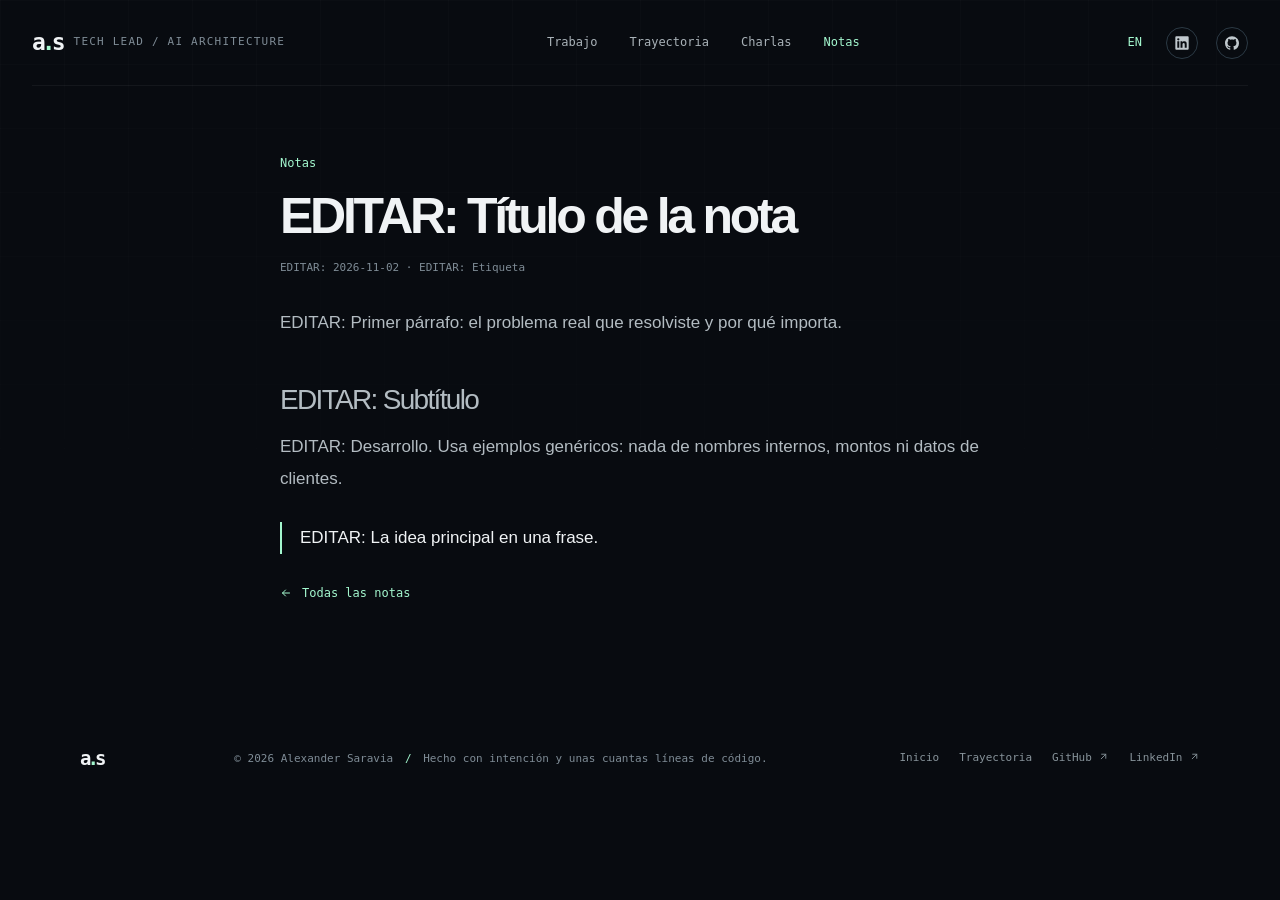
<file: blog/_plantilla.html>
<!doctype html>
<html lang="es" data-root="../">
  <head>
    <meta charset="utf-8">
    <meta name="viewport" content="width=device-width, initial-scale=1">
    <meta http-equiv="Content-Security-Policy" content="default-src 'self'; script-src 'self'; style-src 'self' 'unsafe-inline' https://fonts.googleapis.com; font-src https://fonts.gstatic.com; img-src 'self' data:; connect-src 'self'; object-src 'none'; base-uri 'self'; form-action 'none'">
    <meta name="robots" content="noimageai">
    <meta name="referrer" content="strict-origin-when-cross-origin">
    <meta name="theme-color" content="#080b10">
    <!-- PLANTILLA: copia este archivo como blog/<slug>.html, cambia los textos marcados con EDITAR: y
         agrega la nota en data/contenido.js. Pide al guardián de marca que la revise antes de publicar. -->
    <meta name="description" content="EDITAR: Resumen de una o dos frases.">
    <meta property="og:title" content="EDITAR: Título de la nota — Alexander Saravia">
    <meta property="og:description" content="EDITAR: Resumen de una o dos frases.">
    <meta property="og:type" content="article">
    <meta property="og:image" content="https://aisaravia.online/assets/og.png">
    <meta name="twitter:card" content="summary_large_image">
    <meta name="robots" content="noindex">
    <title>EDITAR: Título de la nota — Alexander Saravia</title>
    <link rel="icon" href="../favicon.svg" type="image/svg+xml">
    <link rel="stylesheet" href="../styles.css">
    <script src="../data/contenido.js" defer></script>
    <script src="../app.js" defer></script>
  </head>
  <body>
    <a class="skip-link" href="#main" data-es="Saltar al contenido" data-en="Skip to content">Saltar al contenido</a>
    <div class="site-shell">
      <header class="topbar">
        <a class="wordmark" href="../" aria-label="Alexander Saravia, inicio">
          <span class="wordmark-mark">a<span>.</span>s</span>
          <span class="wordmark-label">TECH LEAD / AI ARCHITECTURE</span>
        </a>
        <nav class="main-nav" aria-label="Navegación principal">
          <a href="../#work" data-es="Trabajo" data-en="Work">Trabajo</a>
          <a href="../trayectoria.html" data-es="Trayectoria" data-en="Track record">Trayectoria</a>
          <a href="../#speaking" data-es="Charlas" data-en="Speaking">Charlas</a>
          <a href="./" aria-current="page" data-es="Notas" data-en="Notes">Notas</a>
        </nav>
        <div class="top-actions">
          <button class="language-toggle" type="button" aria-label="Switch language">EN</button>
          <a class="icon-link" href="https://www.linkedin.com/in/asaravia/" target="_blank" rel="noopener noreferrer me" aria-label="LinkedIn"><svg aria-hidden="true"><use href="../assets/icons.svg#linkedin"/></svg></a>
          <a class="icon-link" href="https://github.com/basaravia" target="_blank" rel="noopener noreferrer me" aria-label="GitHub"><svg aria-hidden="true"><use href="../assets/icons.svg#github"/></svg></a>
        </div>
      </header>

      <main id="main">
        <article class="article section-wrap">
          <p class="breadcrumb"><a href="./" data-es="Notas" data-en="Notes">Notas</a></p>
          <h1>EDITAR: Título de la nota</h1>
          <span class="note-meta">EDITAR: 2026-11-02 · EDITAR: Etiqueta</span>
          <!-- Portada opcional (pásala antes por tools/preparar_fotos.py):
          <figure class="article-cover protected-media"><img src="../assets/img/blog/EDITAR:.webp" alt="EDITAR: Descripción de la imagen"></figure> -->
          <div class="article-body">
            <p>EDITAR: Primer párrafo: el problema real que resolviste y por qué importa.</p>
            <h2>EDITAR: Subtítulo</h2>
            <p>EDITAR: Desarrollo. Usa ejemplos genéricos: nada de nombres internos, montos ni datos de clientes.</p>
            <blockquote>EDITAR: La idea principal en una frase.</blockquote>
          </div>
          <p><a class="inline-link" href="./" data-es="<i class='ico ico-back' aria-hidden='true'></i> Todas las notas" data-en="<i class='ico ico-back' aria-hidden='true'></i> All notes"><i class='ico ico-back' aria-hidden='true'></i> Todas las notas</a></p>
        </article>
      </main>

      <footer class="footer section-wrap">
        <a class="wordmark footer-mark" href="../"><span class="wordmark-mark">a<span>.</span>s</span></a>
        <p>© <span class="year"></span> Alexander Saravia <span class="footer-sep">/</span> <span data-es="Hecho con intención y unas cuantas líneas de código." data-en="Made with intention and a few lines of code.">Hecho con intención y unas cuantas líneas de código.</span></p>
        <div class="footer-links"><a href="../" data-es="Inicio" data-en="Home">Inicio</a><a href="../trayectoria.html" data-es="Trayectoria" data-en="Track record">Trayectoria</a><a href="https://github.com/basaravia" target="_blank" rel="noopener noreferrer">GitHub <i class='ico ico-external' aria-hidden='true'></i></a><a href="https://www.linkedin.com/in/asaravia/" target="_blank" rel="noopener noreferrer">LinkedIn <i class='ico ico-external' aria-hidden='true'></i></a></div>
      </footer>
    </div>
    <div class="toast" id="toast" role="status" aria-live="polite"></div>
  </body>
</html>
</file>
<file: styles.css>
@import url('https://fonts.googleapis.com/css2?family=DM+Mono:wght@400;500&family=Manrope:wght@400;500;600;700;800&display=swap');

:root {
  color-scheme: dark;
  --bg: #080b10;
  --panel: #0d1219;
  --panel-raised: #111821;
  --line: #1d2731;
  --line-bright: #2c3a45;
  --text: #f0f3f5;
  --body: #b3bcc2;
  --muted: #95a0a8;
  --quiet: #7f8c96; /* 5,7:1 sobre el fondo (WCAG AA) */
  --mint: #a3f7ce;
  --mint-dark: #62d99d;
  --violet: #b9a4ff;
  --mono: "DM Mono", "SFMono-Regular", Consolas, monospace;
  --sans: "Manrope", -apple-system, BlinkMacSystemFont, "Segoe UI", sans-serif;
  font-family: var(--sans);
  scroll-behavior: smooth;
}

* { box-sizing: border-box; }
body { margin: 0; background: var(--bg); color: var(--text); font-size: 16px; line-height: 1.7; }
body::before { position: fixed; inset: 0; z-index: -1; background-image: linear-gradient(#ffffff04 1px, transparent 1px), linear-gradient(90deg, #ffffff04 1px, transparent 1px); background-size: 64px 64px; content: ""; mask-image: linear-gradient(to bottom, black, transparent 78%); pointer-events: none; }
a { color: inherit; text-decoration: none; }
button { color: inherit; font: inherit; }
img { max-width: 100%; display: block; }
:focus-visible { outline: 2px solid var(--mint); outline-offset: 3px; }
::selection { background: #a3f7ce4d; color: white; }
[hidden] { display: none !important; }
svg use { fill: currentColor; }
.site-shell { overflow: hidden; }
.section-wrap { width: min(1120px, calc(100% - 64px)); margin-inline: auto; }
.skip-link { position: absolute; top: -50px; left: 16px; z-index: 20; padding: 8px 12px; background: var(--mint); color: var(--bg); }
.skip-link:focus { top: 12px; }

/* Barra superior */
.topbar { display: flex; align-items: center; justify-content: space-between; gap: 20px; width: min(1240px, calc(100% - 64px)); height: 86px; margin: auto; border-bottom: 1px solid #ffffff0d; }
.wordmark { display: inline-flex; align-items: center; gap: 12px; }
.wordmark-mark { font: 600 23px/1 var(--mono); letter-spacing: -4px; }
.wordmark-mark span { color: var(--mint); }
.wordmark-label, .main-nav, .language-toggle, .eyebrow, .editor-titlebar, .editor-status, .card-index, .card-more, .feature-tag, .feature-year, .feature-bottom, .lab-card-head, .lab-meta, .stack-head, .stack-label, .footer-links, .path-years, .talk-kind, .talk-link, .gallery-kind, .note-meta, .note-more, .inline-link, .hero-proof p { font-family: var(--mono); }
.wordmark-label { color: var(--quiet); font-size: 10px; letter-spacing: .11em; }
.main-nav { display: flex; gap: 32px; color: #a9b2b8; font-size: 12px; }
.main-nav a, .footer-links a { transition: color .2s ease; }
.main-nav a:hover, .main-nav a[aria-current="page"], .footer-links a:hover { color: var(--mint); }
.top-actions { display: flex; align-items: center; gap: 18px; }
.language-toggle { border: 0; background: transparent; color: var(--mint); cursor: pointer; font-size: 12px; }
.icon-link { display: grid; width: 32px; height: 32px; place-items: center; border: 1px solid var(--line-bright); border-radius: 50%; color: #c0c8cd; transition: color .2s ease, border-color .2s ease; }
.icon-link:hover { border-color: var(--mint); color: var(--mint); }
.icon-link svg { width: 14px; height: 14px; }
.status-dot { display: inline-block; width: 7px; height: 7px; flex: none; border-radius: 50%; background: var(--mint-dark); box-shadow: 0 0 10px #62d99d6e; }

/* Hero */
.hero { position: relative; display: grid; grid-template-columns: 1fr 1fr; align-items: center; gap: 72px; min-height: min(760px, calc(100svh - 86px)); padding-top: 32px; padding-bottom: 72px; }
.hero::before { position: absolute; top: 78px; left: -230px; width: 600px; height: 600px; border-radius: 50%; background: #8fecc908; filter: blur(40px); content: ""; pointer-events: none; }
.hero-copy { position: relative; z-index: 1; }
.eyebrow { display: flex; align-items: center; gap: 10px; margin: 0; color: var(--muted); font-size: 11px; letter-spacing: .04em; }
.eyebrow-line { display: inline-block; width: 23px; height: 1px; background: var(--mint); }
.hero-visual { position: relative; z-index: 1; margin: 0; }
.hero-portrait { position: relative; display: block; aspect-ratio: 800 / 688; padding: 2px; border-radius: 24px; background: linear-gradient(150deg, var(--mint), #a3f7ce22 40%, #b9a4ff22 60%, var(--violet)); box-shadow: 0 30px 80px #000a, 0 0 70px #a3f7ce14; }
.hero-portrait img { width: 100%; height: 100%; border-radius: 22px; object-fit: cover; user-select: none; -webkit-user-drag: none; -webkit-touch-callout: none; }
/* Capa transparente: "guardar imagen" y arrastrar apuntan a la capa, no al retrato. */
/* Fundido inferior para que la foto se integre con la página */
.hero-portrait::after { position: absolute; inset: 2px; border-radius: 22px; background: linear-gradient(to top, #080b10cc, transparent 35%); content: ""; }
/* El editor y la etiqueta de estado van dentro de la foto, en esquinas opuestas con el mismo margen */
.code-chip { position: absolute; bottom: 18px; left: 18px; z-index: 2; padding: 12px 16px 14px; border: 1px solid #2c3a45; border-radius: 12px; background: #0b1016f2; backdrop-filter: blur(10px); box-shadow: 0 20px 50px #000a; }
.code-chip .window-dots { display: flex; align-items: center; gap: 5px; margin: 0 0 8px; }
.code-chip .window-dots span { margin-left: 10px; color: var(--quiet); font: 10px var(--mono); }
.code-chip pre { margin: 0; color: #d3d8dc; font: 12px/1.75 var(--mono); }
.status-pill { position: absolute; top: 18px; right: 18px; z-index: 2; display: inline-flex; align-items: center; gap: 8px; padding: 7px 12px; border: 1px solid #ffffff1f; border-radius: 99px; background: #080b10b3; backdrop-filter: blur(8px); color: #d6dde1; font: 11px var(--mono); }
.hero-name { margin: 0 0 10px; font-size: clamp(22px, 2.2vw, 28px); font-weight: 700; letter-spacing: -.035em; }
.hero-role { color: var(--mint) !important; }
.hero-role + h1 { margin-top: 18px; }
h1, h2, h3, p { margin-top: 0; }
h1 { max-width: 640px; margin: 25px 0 21px; font-size: clamp(40px, 5.4vw, 64px); font-weight: 600; letter-spacing: -.065em; line-height: 1.13; }
.headline-accent { color: var(--mint); }
.hero-intro { max-width: 540px; margin-bottom: 30px; color: var(--body); font-size: 16px; line-height: 1.85; }
.hero-actions { display: flex; flex-wrap: wrap; align-items: center; gap: 14px 22px; }
.button { display: inline-flex; align-items: center; justify-content: center; gap: 12px; min-height: 46px; padding: 0 18px; border: 1px solid transparent; border-radius: 3px; font-size: 13px; font-weight: 700; transition: transform .2s ease, background .2s ease, border-color .2s ease; }
.button svg { width: 15px; height: 15px; }
.button:hover { transform: translateY(-2px); }
.button-primary { background: var(--mint); color: #0b1511; }
.button-primary:hover { background: #c1ffdf; }
.button-ghost { border-color: var(--line-bright); color: var(--text); }
.button-ghost:hover { border-color: var(--mint); }
.text-button { display: inline-flex; align-items: center; gap: 9px; padding: 8px 0; border: 0; background: transparent; color: #a9b2b8; cursor: pointer; font-size: 13px; }
.text-button:hover { color: var(--mint); }
.prompt-symbol { color: var(--mint); font-family: var(--mono); }
.hero-proof { display: flex; flex-wrap: wrap; gap: 18px 28px; margin: 40px 0 0; padding: 0; list-style: none; }
.hero-proof li { display: flex; align-items: center; gap: 12px; }
.proof-award { display: grid; width: 36px; height: 36px; flex: none; place-items: center; border: 1px solid #a3f7ce4d; border-radius: 50%; color: var(--mint); font-size: 15px; }
.proof-award svg { width: 18px; height: 18px; }
.hero-proof p { margin: 0; color: var(--muted); font-size: 11px; line-height: 1.6; }
.hero-proof strong { color: #e0e6e7; font-weight: 400; }
.proof-badge-imgs { display: flex; flex: none; gap: 2px; }
.proof-badge-imgs img { display: block; width: 44px; height: 44px; }
.hero-proof strong a { color: inherit; }
.hero-proof strong a:hover { color: var(--mint); }

.editor-card { position: relative; z-index: 1; overflow: hidden; border: 1px solid #26323c; border-radius: 7px; background: #0b1016ed; box-shadow: 0 28px 90px #0008, 0 0 60px #a3f7ce0a; transform: perspective(1200px) rotateY(-3deg) rotateX(1deg); }
.editor-titlebar { position: relative; display: flex; height: 42px; align-items: center; padding: 0 14px; border-bottom: 1px solid #1b242d; background: #10161e; color: var(--quiet); font-size: 11px; }
.window-dots { display: flex; gap: 5px; margin-right: 22px; }
.window-dots i { width: 7px; height: 7px; border-radius: 50%; background: #ee7271; }
.window-dots i:nth-child(2) { background: #e8c26c; }
.window-dots i:nth-child(3) { background: #6bc995; }
.editor-tab { display: flex; height: 100%; align-items: center; gap: 8px; padding: 0 12px; border-right: 1px solid #1b242d; border-left: 1px solid #1b242d; color: #d3d8dc; }
.file-glyph { color: var(--violet); }
.tab-close { margin-left: 3px; color: var(--quiet); font-size: 14px; }
.editor-kebab { margin-left: auto; font-size: 18px; letter-spacing: 2px; }
.editor-body { display: grid; grid-template-columns: 46px 1fr; min-height: 335px; padding: 24px 16px 22px 0; }
.editor-gutter { color: #5d6b75; font: 11px/2.04 var(--mono); text-align: right; padding-right: 16px; user-select: none; }
.editor-body pre { overflow-x: auto; margin: 0; color: #d3d8dc; font: 12px/2.04 var(--mono); }
.code-purple { color: #c5a8ff; }
.code-blue { color: #87bdff; }
.code-cyan { color: #85d9e6; }
.code-green { color: #a9e6b1; }
.code-orange { color: #ffc17a; }
.cursor { display: inline-block; width: 6px; height: 13px; margin-left: 2px; background: var(--mint); vertical-align: -2px; animation: blink 1.1s steps(2, start) infinite; }
.editor-status { display: flex; justify-content: space-between; padding: 9px 13px; border-top: 1px solid #1b242d; background: #10161e; color: var(--quiet); font-size: 10px; }
.editor-status > span:first-child { display: flex; align-items: center; gap: 7px; }
.editor-status .status-dot { width: 5px; height: 5px; }
.editor-glow { position: absolute; right: -90px; bottom: -150px; z-index: -1; width: 270px; height: 270px; border-radius: 50%; background: #a3f7ce0b; filter: blur(28px); }
@keyframes blink { to { visibility: hidden; } }

/* Franja de logos */
.logo-strip { overflow: hidden; border-block: 1px solid #ffffff12; background: #0b1015; mask-image: linear-gradient(90deg, transparent, black 8%, black 92%, transparent); }
.logo-track { display: flex; width: max-content; align-items: center; gap: 46px; padding: 20px 0; animation: marquee 45s linear infinite; color: #8a969d; font-size: 13px; font-weight: 600; }
.logo-track span { display: inline-flex; align-items: center; gap: 10px; white-space: nowrap; }
.logo-track svg { width: 20px; height: 20px; }
.logo-strip:hover .logo-track { animation-play-state: paused; }
@keyframes marquee { to { transform: translateX(-50%); } }

/* Encabezados de sección */
.section-heading { display: flex; align-items: end; justify-content: space-between; gap: 40px; margin-bottom: 40px; }
.section-number { color: var(--mint); }
.section-heading .eyebrow { margin-bottom: 14px; }
h2 { margin: 0; font-size: clamp(34px, 4.4vw, 49px); font-weight: 500; letter-spacing: -.06em; line-height: 1.2; }
h2 em { color: var(--mint); font-style: normal; }
.section-note { max-width: 320px; margin: 0 0 3px; color: var(--muted); font-size: 14px; line-height: 1.8; }
.inline-link { display: inline-flex; align-items: center; gap: 10px; color: var(--mint); font-size: 12px; }
.inline-link:hover { color: white; }

/* Trabajo */
.work-section { padding-top: 115px; padding-bottom: 90px; }
.feature-card { display: block; overflow: hidden; border: 1px solid #28343e; border-radius: 5px; background: radial-gradient(ellipse at 88% 5%, #a3f7ce0c, transparent 42%), linear-gradient(125deg, #111922, #0d1219 70%); transition: border-color .2s ease; }
.feature-card:hover { border-color: #51655e; }
.feature-topline, .feature-bottom { display: flex; align-items: center; justify-content: space-between; padding: 15px 22px; border-bottom: 1px solid #ffffff10; color: var(--quiet); font-size: 10px; }
.feature-tag { display: flex; align-items: center; gap: 8px; color: #b6c1c3; letter-spacing: .03em; }
.feature-tag .status-dot { width: 6px; height: 6px; }
.feature-content { display: grid; grid-template-columns: 1fr 300px; gap: 50px; padding: 38px 36px 40px; }
.feature-main h3 { margin-bottom: 14px; font-size: clamp(30px, 3.7vw, 42px); font-weight: 500; letter-spacing: -.055em; line-height: 1.15; }
.feature-main p { max-width: 595px; margin-bottom: 24px; color: var(--body); font-size: 15px; line-height: 1.85; }
.feature-tags { display: flex; flex-wrap: wrap; gap: 7px; }
.feature-tags span { display: inline-flex; align-items: center; gap: 7px; padding: 5px 10px; border: 1px solid #2b3941; border-radius: 2px; color: #a6b0b4; font: 11px var(--mono); }
.feature-tags svg { width: 18px; height: 12px; }
.feature-stats { display: grid; grid-template-columns: 1fr 1fr; align-content: center; gap: 22px 18px; padding-left: 28px; border-left: 1px solid #ffffff13; }
.stat { display: flex; flex-direction: column; gap: 1px; }
.stat strong { color: var(--mint); font: 500 30px/1.15 var(--mono); letter-spacing: -.06em; }
.stat strong span { font-size: 17px; }
.stat > span { color: var(--muted); font: 11px var(--mono); }
.stat.award-stat strong { color: var(--violet); }
.feature-bottom { border-top: 1px solid #ffffff10; border-bottom: 0; }
.feature-link { color: var(--mint); font-size: 12px; }
.work-grid { display: grid; grid-template-columns: repeat(3, 1fr); gap: 13px; margin-top: 14px; }
.work-card { position: relative; display: flex; flex-direction: column; min-height: 250px; padding: 22px; border: 1px solid var(--line); background: #0b1016; transition: border-color .2s ease, transform .2s ease; }
.work-card:hover { transform: translateY(-3px); border-color: #51655e; }
.card-index { color: var(--quiet); font-size: 10px; letter-spacing: .05em; }
.work-icon { display: grid; width: 40px; height: 40px; margin: 20px 0 14px; place-items: center; border: 1px solid #2e4239; border-radius: 8px; background: #a3f7ce0a; color: var(--mint); }
.work-icon svg { width: 22px; height: 22px; fill: none; stroke: currentColor; stroke-width: 1.5; stroke-linecap: round; stroke-linejoin: round; }
.work-card h3 { margin-bottom: 8px; font-size: 18px; font-weight: 600; letter-spacing: -.025em; }
.work-card p { margin-bottom: 18px; color: var(--muted); font-size: 14px; line-height: 1.75; }
.card-more { margin-top: auto; color: var(--quiet); font-size: 11px; transition: color .2s ease; }
.work-card:hover .card-more { color: var(--mint); }

/* Trayectoria resumida */
.path-section { padding-bottom: 110px; }
.path-list { display: grid; grid-template-columns: repeat(4, 1fr); margin: 0; padding: 0; border-top: 1px solid var(--line-bright); list-style: none; }
.path-list li { position: relative; }
.path-list li::before { position: absolute; top: -5px; left: 0; width: 9px; height: 9px; border-radius: 50%; background: var(--bg); box-shadow: inset 0 0 0 2px var(--mint-dark); content: ""; }
.path-list li:first-child::before { background: var(--mint); box-shadow: 0 0 12px #a3f7ce80; }
.path-list a { display: flex; flex-direction: column; gap: 4px; padding: 24px 20px 0 0; }
.path-years { color: var(--mint); font-size: 11px; }
.path-list strong { font-size: 16px; font-weight: 600; letter-spacing: -.02em; line-height: 1.35; }
.path-list a > span:last-child { color: var(--muted); font-size: 13px; }
.path-list a:hover strong { color: var(--mint); }

/* Laboratorio */
.lab-section { padding: 100px 0 105px; border-block: 1px solid #ffffff10; background: linear-gradient(180deg, #0d1218, #0a0f14 35%, #0d1218); }
.lab-section .section-heading { margin-bottom: 35px; }
.lab-grid { display: grid; grid-template-columns: repeat(3, 1fr); gap: 14px; }
.lab-card { display: block; overflow: hidden; border: 1px solid #25313a; border-radius: 4px; background: #0c1117; transition: border-color .2s ease, transform .2s ease; }
.lab-card:hover { transform: translateY(-3px); border-color: #51655e; }
.lab-card-head { display: flex; justify-content: space-between; padding: 13px 15px; border-bottom: 1px solid #ffffff0d; color: var(--quiet); font-size: 10px; letter-spacing: .04em; }
.lab-status { display: flex; align-items: center; gap: 7px; color: #c3cec9; }
.lab-status .status-dot { width: 5px; height: 5px; }
.lab-visual { position: relative; height: 168px; overflow: hidden; border-bottom: 1px solid #ffffff0d; background-image: radial-gradient(#ffffff0b 1px, transparent 1px); background-size: 17px 17px; }
.visual-agent { display: grid; place-items: center; }
.node, .node-center { position: absolute; z-index: 2; display: grid; width: 48px; height: 30px; place-items: center; border: 1px solid #40534c; background: #111d19; color: var(--mint); font: 9px var(--mono); }
.node-a { top: 25px; left: calc(50% - 24px); }
.node-b { bottom: 27px; left: calc(50% - 84px); color: #b9a4ff; border-color: #443c5f; background: #171422; }
.node-c { right: calc(50% - 84px); bottom: 27px; color: #85d9e6; border-color: #315158; background: #11191b; }
.node-center { width: 58px; height: 36px; border-radius: 50%; background: #18271f; box-shadow: 0 0 28px #a3f7ce16; }
.orbit { position: absolute; z-index: 1; width: 124px; height: 85px; border: 1px dashed #48635480; border-radius: 50%; }
.orbit-one { top: 44px; }
.orbit-two { top: 44px; transform: rotate(60deg); }
.visual-mesh svg { position: absolute; inset: 24px 8%; width: 84%; height: 120px; overflow: visible; }
.visual-mesh path { fill: none; stroke: #a3f7ce35; stroke-width: 1; stroke-dasharray: 4 4; }
.mesh-center, .mesh-node { position: absolute; z-index: 1; display: grid; place-items: center; border: 1px solid #33463e; background: #111b17; color: var(--mint); font: 8px var(--mono); }
.mesh-center { top: 69px; left: calc(50% - 22px); width: 44px; height: 27px; }
.mesh-node { width: 38px; height: 23px; }
.m1 { top: 31px; left: 17%; }
.m2 { top: 31px; right: 17%; color: var(--violet); border-color: #443c5f; background: #171422; }
.m3 { bottom: 20px; left: 17%; color: #85d9e6; }
.m4 { right: 17%; bottom: 20px; color: #ffc17a; border-color: #534b3c; background: #1b1812; }
.visual-edge { display: grid; place-items: center; }
.edge-cube { position: relative; width: 60px; height: 54px; transform: rotate(-30deg) skew(0deg, -15deg); }
.edge-cube i { position: absolute; width: 28px; height: 28px; border: 1px solid #a3f7ce85; background: #a3f7ce0b; }
.edge-cube i:nth-child(1) { top: 0; left: 16px; transform: skewY(30deg) scaleY(.86); }
.edge-cube i:nth-child(2) { top: 14px; left: 2px; transform: skewY(-30deg) scaleX(.86); }
.edge-cube i:nth-child(3) { top: 14px; left: 30px; transform: skewY(30deg) scaleX(.86); }
.edge-label { position: absolute; right: 12px; bottom: 12px; color: var(--quiet); font: 8px var(--mono); letter-spacing: .12em; }
.edge-ray { position: absolute; top: 45px; left: calc(50% + 30px); width: 72px; height: 1px; background: linear-gradient(90deg, var(--mint), transparent); transform: rotate(-20deg); transform-origin: left; }
.lab-copy { padding: 18px 18px 20px; }
.lab-copy h3 { margin-bottom: 8px; font-size: 17px; font-weight: 600; letter-spacing: -.03em; }
.lab-copy p { margin-bottom: 14px; color: var(--muted); font-size: 13.5px; line-height: 1.75; }
.lab-meta { display: inline-flex; align-items: center; gap: 8px; color: #8fa39a; font-size: 11px; }
.lab-meta svg { width: 13px; height: 13px; }
.lab-card:hover .lab-meta { color: var(--mint); }

/* Charlas */
.speaking-section { padding-top: 110px; padding-bottom: 110px; }
.talk-grid { display: grid; grid-template-columns: repeat(4, 1fr); gap: 13px; }
.talk-card { display: flex; flex-direction: column; gap: 6px; min-height: 170px; padding: 20px; border: 1px solid var(--line); border-radius: 4px; background: #0b1016; }
.talk-feature { grid-column: span 2; background: radial-gradient(ellipse at 100% 0%, #b9a4ff14, transparent 55%), #0d1219; border-color: #2f3a4a; }
.talk-kind { color: var(--violet); font-size: 10px; letter-spacing: .05em; text-transform: uppercase; }
.talk-card h3 { margin: 4px 0 0; font-size: 16px; font-weight: 600; letter-spacing: -.02em; line-height: 1.4; }
.talk-feature h3 { font-size: 21px; }
.talk-card p { margin: 0; color: var(--muted); font-size: 13.5px; line-height: 1.65; }
.talk-link { margin-top: auto; padding-top: 10px; color: var(--mint); font-size: 11px; }
.talk-link:hover { color: white; }
.gallery { margin-top: 44px; }
.gallery-title { margin-bottom: 14px; color: var(--muted); font: 11px var(--mono); letter-spacing: .08em; text-transform: uppercase; }
.gallery-grid { display: grid; grid-template-columns: repeat(auto-fill, minmax(240px, 1fr)); gap: 13px; }
.gallery-head { display: flex; flex-wrap: wrap; align-items: baseline; justify-content: space-between; gap: 10px; margin-bottom: 14px; }
.gallery-head .gallery-title { margin: 0; }
.gallery-item { position: relative; overflow: hidden; margin: 0; border: 1px solid var(--line); border-radius: 4px; background: var(--panel); }
/* Capa transparente sobre la foto: "guardar imagen" y arrastrar apuntan a la capa, no a la foto. */
.gallery-item::after { position: absolute; inset: 0 0 auto; aspect-ratio: 4 / 3; content: ""; }
.timeline-lead { margin: -18px 0 36px !important; }
.timeline-photos { position: relative; display: grid; gap: 56px; padding-left: 28px; }
/* Riel del tiempo: una línea tenue y, encima, la parte "recorrida" que se ilumina con el scroll. */
.timeline-photos::before, .timeline-photos::after { position: absolute; top: 0; bottom: 0; left: 0; width: 2px; border-radius: 2px; content: ""; }
.timeline-photos::before { background: linear-gradient(var(--line-bright), var(--line-bright)); }
.timeline-photos::after { background: linear-gradient(var(--violet), var(--mint)); box-shadow: 0 0 14px #a3f7ce80; transform-origin: top; }
.timeline-year { position: relative; display: grid; grid-template-columns: 120px 1fr; gap: 28px; }
.timeline-year::before { position: absolute; top: 12px; left: -34px; width: 14px; height: 14px; border-radius: 50%; background: var(--bg); box-shadow: inset 0 0 0 2px var(--mint), 0 0 16px #a3f7ce99; content: ""; }
.timeline-year-label { position: sticky; top: 24px; align-self: start; display: flex; flex-direction: column; gap: 2px; margin: 0; background: linear-gradient(120deg, var(--mint), var(--violet)); -webkit-background-clip: text; background-clip: text; color: transparent; font: 600 40px/1 var(--mono); letter-spacing: -.06em; }
.timeline-year-label small { color: var(--muted); -webkit-text-fill-color: var(--muted); font: 11px var(--mono); letter-spacing: .06em; text-transform: uppercase; }

/* Portal de entrada: anillos concéntricos que se abren al acercarse */
.time-portal { position: relative; display: grid; height: 240px; margin: 0 0 40px; place-items: center; overflow: hidden; border: 1px solid var(--line); border-radius: 8px; background: radial-gradient(circle at 50% 50%, #b9a4ff1f, transparent 60%), #070a0e; }
.portal-rings { position: absolute; inset: 0; display: grid; place-items: center; }
.portal-rings span { position: absolute; width: 120px; aspect-ratio: 1; border: 1px solid #a3f7ce55; border-radius: 50%; box-shadow: 0 0 24px #a3f7ce22, inset 0 0 24px #b9a4ff22; }
.portal-rings span:nth-child(2) { width: 220px; border-color: #b9a4ff55; border-style: dashed; }
.portal-rings span:nth-child(3) { width: 340px; border-color: #a3f7ce33; }
.portal-rings span:nth-child(4) { width: 480px; border-color: #b9a4ff26; border-style: dotted; }
.portal-readout { position: relative; display: flex; align-items: center; gap: 14px; margin: 0; color: var(--text); font: 500 28px var(--mono); letter-spacing: -.04em; }
.portal-readout i { width: 90px; height: 2px; background: linear-gradient(90deg, var(--violet), var(--mint)); box-shadow: 0 0 12px #a3f7ce99; }
.portal-readout span:last-child { color: var(--mint); }

@media (prefers-reduced-motion: no-preference) {
  .portal-rings span { animation: portal-spin 40s linear infinite; }
  .portal-rings span:nth-child(even) { animation-direction: reverse; animation-duration: 60s; }

  /* Los efectos ligados al scroll solo en escritorio con mouse: en iPad y móviles (Safari) se usa un fundido simple. */
  @supports (animation-timeline: view()) { @media (hover: hover) and (pointer: fine) and (min-width: 1101px) {
    /* Al acercarse, el portal se abre: los anillos crecen y la lectura se enciende. */
    .portal-rings { animation: portal-open linear both; animation-timeline: view(); animation-range: entry 10% cover 60%; }
    /* La parte iluminada del riel avanza con el scroll de la línea de tiempo. */
    .timeline-photos::after { animation: rail-fill linear both; animation-timeline: view(); animation-range: entry 40% exit 60%; }
    /* Cada año llega desde la profundidad, como saliendo del túnel. */
    .timeline-year-label { animation: warp-in linear both; animation-timeline: view(); animation-range: entry 0% entry 90%; }
    .gallery-item { animation: depth-in linear both; animation-timeline: view(); animation-range: entry 0% entry 80%; }
  } }
}
@keyframes portal-spin { to { transform: rotate(360deg); } }
@keyframes portal-open { from { transform: scale(.55); opacity: .3; } to { transform: scale(1.25); opacity: 1; } }
@keyframes rail-fill { from { transform: scaleY(0); } to { transform: scaleY(1); } }
@keyframes warp-in { from { transform: scale(1.6) translateY(-14px); opacity: 0; } to { transform: none; opacity: 1; } }
@keyframes depth-in { from { transform: perspective(900px) translateZ(-260px) rotateX(10deg); opacity: 0; } to { transform: none; opacity: 1; } }

/* Respaldo con IntersectionObserver (lo activa app.js solo si el navegador no soporta view()). */
.motion-fallback .timeline-photos .timeline-year-label, .motion-fallback .timeline-photos .gallery-item { opacity: 0; transform: translateY(16px); transition: transform .6s cubic-bezier(.2, .7, .2, 1), opacity .6s ease; }
.motion-fallback .timeline-photos .is-visible { opacity: 1; transform: none; }

@media (max-width: 680px) {
  .timeline-photos { padding-left: 20px; gap: 40px; }
  .timeline-year { grid-template-columns: 1fr; gap: 12px; }
  .timeline-year::before { left: -26px; top: 8px; width: 12px; height: 12px; }
  .timeline-year-label { position: static; flex-direction: row; align-items: baseline; gap: 12px; font-size: 32px; }
  .time-portal { height: 180px; }
  .portal-readout { font-size: 22px; }
  .portal-readout i { width: 50px; }
}
.gallery-item img { width: 100%; height: auto; aspect-ratio: 4 / 3; object-fit: cover; user-select: none; -webkit-user-drag: none; -webkit-touch-callout: none; }
.gallery-item figcaption { display: flex; flex-direction: column; gap: 2px; padding: 12px 14px 14px; font-size: 13px; }
.gallery-item figcaption span { color: var(--muted); font-size: 12px; }
.gallery-kind { color: var(--violet) !important; font-size: 10px !important; text-transform: uppercase; }

/* Notas */
.notes-section { padding: 100px 0; border-top: 1px solid #ffffff10; background: #0b1015; }
.notes-grid { display: grid; grid-template-columns: repeat(3, 1fr); gap: 14px; }
.note-card { display: flex; flex-direction: column; gap: 8px; padding: 22px; border: 1px solid var(--line); border-radius: 4px; background: #0d1219; transition: border-color .2s ease, transform .2s ease; }
.note-card:hover { transform: translateY(-3px); border-color: #51655e; }
.note-card img { margin: -22px -22px 8px; width: calc(100% + 44px); max-width: none; aspect-ratio: 16 / 9; object-fit: cover; }
.note-meta { color: var(--quiet); font-size: 11px; }
.note-card h3 { margin: 0; font-size: 18px; font-weight: 600; letter-spacing: -.025em; line-height: 1.35; }
.note-card p { margin: 0; color: var(--muted); font-size: 14px; line-height: 1.7; }
.note-more { margin-top: auto; padding-top: 8px; color: var(--mint); font-size: 11px; }
.notes-empty { color: var(--muted); }

/* Acerca de */
.about-section { padding-top: 115px; padding-bottom: 120px; }
.about-section .section-heading { margin-bottom: 35px; }
.about-grid { display: grid; grid-template-columns: .9fr 1.1fr; gap: 64px; align-items: start; }
.about-story p { margin-bottom: 18px; color: var(--body); font-size: 15px; line-height: 1.9; }
.off-hours { margin-top: 32px; padding-top: 26px; border-top: 1px solid var(--line); }
.off-hours-title { color: var(--muted); font: 11px var(--mono) !important; letter-spacing: .08em; text-transform: uppercase; }
.off-hours-grid { display: grid; gap: 14px; }
.off-item { display: flex; align-items: center; gap: 14px; }
.off-item svg { width: 40px; height: 40px; flex: none; padding: 9px; border: 1px solid #443c5f; border-radius: 8px; background: #b9a4ff0d; fill: none; stroke: var(--violet); stroke-width: 1.5; stroke-linecap: round; stroke-linejoin: round; }
.off-item div { display: flex; flex-direction: column; }
.off-item strong { font-size: 15px; font-weight: 600; }
.off-item span { color: var(--muted); font-size: 13.5px; }
.stack-card { border: 1px solid #26323c; border-radius: 4px; background: #0c1117; }
.stack-head { display: flex; justify-content: space-between; padding: 13px 18px; border-bottom: 1px solid #ffffff10; color: #d1d8db; font-size: 11px; }
.stack-head a { color: var(--mint); }
.stack-group { padding: 16px 18px; border-bottom: 1px solid #ffffff0a; }
.stack-group:last-child { border-bottom: 0; }
.stack-label { display: block; margin-bottom: 10px; color: var(--mint); font-size: 10px; letter-spacing: .06em; text-transform: uppercase; }
.tech-list { display: flex; flex-wrap: wrap; gap: 7px; margin: 0; padding: 0; list-style: none; }
.tech-list li { --brand: var(--mint); display: inline-flex; align-items: center; gap: 8px; padding: 6px 10px; border: 1px solid #222d36; border-radius: 3px; background: #0f151c; color: #c4ccd1; font-size: 13px; transition: border-color .2s ease, color .2s ease; }
.tech-list li svg { width: 16px; height: 16px; flex: none; color: #8d9aa2; transition: color .2s ease; }
.tech-list li:hover { border-color: color-mix(in srgb, var(--brand) 55%, transparent); color: white; }
.tech-list li:hover svg { color: var(--brand); }
.mono-badge { display: inline-grid; min-width: 20px; height: 16px; padding: 0 3px; place-items: center; border: 1px solid #3a4852; border-radius: 2px; color: #9fb0b8; font: 600 7.5px var(--mono); letter-spacing: .02em; }

/* Contacto */
.contact-section { position: relative; overflow: hidden; padding: 84px 0 90px; border-top: 1px solid #ffffff12; background: radial-gradient(ellipse at 75% 50%, #a3f7ce0c, transparent 44%), #0d1218; }
.contact-inner { position: relative; z-index: 1; }
.contact-inner .eyebrow { margin-bottom: 20px; }
.contact-inner h2 { font-size: clamp(42px, 6vw, 66px); }
.contact-inner > p:not(.eyebrow) { max-width: 460px; margin: 18px 0 25px; color: var(--muted); font-size: 15px; line-height: 1.85; }
.contact-links { display: flex; flex-wrap: wrap; gap: 12px; }
.contact-orbit { position: absolute; top: 50%; right: 12%; width: 240px; height: 240px; border: 1px solid #a3f7ce1a; border-radius: 50%; transform: translateY(-50%); }
.contact-orbit span { position: absolute; inset: 24px; border: 1px dashed #a3f7ce28; border-radius: 50%; }
.contact-orbit span:nth-child(2) { inset: 55px; border-style: solid; }
.contact-orbit span:nth-child(3) { inset: -20px 80px; border-color: #b9a4ff38; }


/* Pie */
.footer { display: flex; min-height: 90px; align-items: center; justify-content: space-between; gap: 20px; }
.footer-mark .wordmark-mark { font-size: 19px; }
.footer > p { margin: 0; color: var(--quiet); font: 10px var(--mono); }
.footer-sep { padding-inline: 5px; color: var(--mint); }
.footer-links { display: flex; align-items: center; gap: 20px; color: #87939a; font-size: 10px; }
.footer-links button { padding: 0; border: 0; background: transparent; color: var(--mint); cursor: pointer; font: inherit; }

/* Páginas internas */
.page-hero { padding: 80px 0 56px; border-bottom: 1px solid #ffffff0d; }
.page-hero h1 { max-width: 820px; margin: 22px 0 18px; font-size: clamp(38px, 5vw, 58px); }
.page-hero .lead { max-width: 680px; margin: 0; color: var(--body); font-size: 17px; line-height: 1.8; }
.breadcrumb { color: var(--quiet); font: 12px var(--mono); }
.breadcrumb a { color: var(--mint); }
.page-toc { display: flex; flex-wrap: wrap; gap: 8px; margin-top: 30px; }
.page-toc a { padding: 6px 12px; border: 1px solid var(--line-bright); border-radius: 99px; color: #c0c8cd; font: 11px var(--mono); transition: border-color .2s ease, color .2s ease; }
.page-toc a:hover { border-color: var(--mint); color: var(--mint); }
.page-section { padding: 80px 0; border-bottom: 1px solid #ffffff0d; scroll-margin-top: 20px; }
.page-section > .section-wrap > h2 { margin-bottom: 36px; font-size: clamp(30px, 3.6vw, 40px); }
.timeline { display: grid; gap: 0; margin: 0; padding: 0; list-style: none; }
.role { display: grid; grid-template-columns: 220px 1fr; gap: 40px; padding: 34px 0; border-top: 1px solid var(--line); scroll-margin-top: 20px; }
.role:first-child { border-top: 0; padding-top: 0; }
.role-when { display: flex; flex-direction: column; gap: 6px; color: var(--muted); font: 12px/1.6 var(--mono); }
.role-when strong { color: var(--mint); font-weight: 400; }
.role h3 { margin-bottom: 4px; font-size: 22px; font-weight: 600; letter-spacing: -.03em; }
.role-org { margin-bottom: 14px; color: var(--violet); font: 13px var(--mono); }
.role-scope { margin-bottom: 14px; color: var(--text); font-size: 15.5px; line-height: 1.75; }
.role ul { display: grid; gap: 9px; margin: 0 0 16px; padding-left: 18px; color: var(--body); font-size: 15px; line-height: 1.7; }
.role li::marker { color: var(--mint); }
.role-award { display: inline-flex; align-items: center; gap: 10px; margin-bottom: 16px; padding: 8px 12px; border: 1px solid #443c5f; border-radius: 3px; background: #b9a4ff0d; color: #ddd3ff; font-size: 13.5px; }
.role-tags { display: flex; flex-wrap: wrap; gap: 6px; }
.role-tags span { padding: 4px 9px; border: 1px solid #2b3941; border-radius: 2px; color: #a6b0b4; font: 11px var(--mono); }
.role-link { display: inline-flex; margin-top: 14px; color: var(--mint); font: 12px var(--mono); }
.card-grid { display: grid; grid-template-columns: repeat(2, 1fr); gap: 14px; }
.info-card { display: flex; flex-direction: column; gap: 6px; padding: 22px; border: 1px solid var(--line); border-radius: 4px; background: #0c1117; }
.info-card .kicker { color: var(--violet); font: 11px var(--mono); text-transform: uppercase; letter-spacing: .05em; }
.info-card h3 { margin: 0; font-size: 17px; font-weight: 600; line-height: 1.45; letter-spacing: -.02em; }
.info-card p { margin: 0; color: var(--muted); font-size: 14px; line-height: 1.7; }
.info-card a.more { margin-top: auto; padding-top: 10px; color: var(--mint); font: 12px var(--mono); }
.info-card a.more:hover { color: white; }
.cert-list { display: grid; grid-template-columns: repeat(2, 1fr); gap: 0 40px; margin: 0; padding: 0; list-style: none; }
.cert-list li { display: flex; align-items: center; gap: 14px; padding: 14px 0; border-bottom: 1px solid var(--line); color: var(--body); font-size: 14.5px; }
.cert-list li svg, .cert-list .mono-badge { width: 22px; height: 22px; flex: none; color: #9fb0b8; }
.cert-list .mono-badge { height: 18px; }
.cert-list small { margin-left: auto; color: var(--quiet); font: 11px var(--mono); white-space: nowrap; }
.cert-featured { display: flex; align-items: center; gap: 28px; margin: 0 0 28px; padding: 24px 0; border-top: 1px solid var(--line); border-bottom: 1px solid var(--line); }
.cert-badges { display: flex; flex: none; gap: 8px; }
.cert-featured img { width: 128px; height: 128px; flex: none; }
.cert-kicker { margin: 0 0 6px !important; color: var(--mint) !important; font: 12px var(--mono) !important; letter-spacing: .04em; text-transform: uppercase; }
.cert-claim { color: var(--body) !important; font-size: 15px !important; }
.cert-meta { font-size: 12.5px !important; }
.cert-links { display: flex; flex-wrap: wrap; gap: 8px 24px; margin: 0 !important; }
.cert-featured h3 { margin: 0 0 8px; font-size: 17px; font-weight: 600; letter-spacing: -.02em; }
.cert-featured p { max-width: 56ch; margin: 0 0 12px; color: var(--muted); font-size: 14px; line-height: 1.7; }

/* Caso de estudio */
.case-stats { display: grid; grid-template-columns: repeat(4, 1fr); margin-top: 44px; border: 1px solid var(--line-bright); border-radius: 4px; }
.case-stats div { display: flex; flex-direction: column; gap: 2px; padding: 20px; border-left: 1px solid var(--line-bright); }
.case-stats div:first-child { border-left: 0; }
.case-stats strong { color: var(--mint); font: 500 30px/1.2 var(--mono); letter-spacing: -.05em; }
.case-stats span { color: var(--muted); font: 11px var(--mono); }
.case-cover { overflow: hidden; margin-top: 44px; border: 1px solid var(--line-bright); border-radius: 6px; background: var(--panel); }
.case-cover img { width: 100%; aspect-ratio: 21 / 9; object-fit: cover; }
.prose { display: grid; grid-template-columns: 220px 1fr; gap: 40px; }
.prose h2 { font-size: 15px !important; margin: 4px 0 0 !important; color: var(--mint); font: 13px var(--mono) !important; letter-spacing: .04em; text-transform: uppercase; }
.prose-body { min-width: 0; max-width: 720px; color: var(--body); font-size: 16.5px; line-height: 1.9; }
.prose-body p { margin-bottom: 18px; }
.prose-body strong { color: var(--text); }
.prose-body ul { display: grid; gap: 10px; padding-left: 18px; }
.prose-body li::marker { color: var(--mint); }
.diagram { margin: 10px 0 0; padding: 26px; border: 1px solid var(--line-bright); border-radius: 6px; background-image: radial-gradient(#ffffff0b 1px, transparent 1px); background-size: 17px 17px; background-color: #0b1016; }
.diagram svg { display: block; width: 100%; height: auto; }
.diagram figcaption { margin-top: 14px; color: var(--quiet); font: 11px var(--mono); }
.d-box { fill: #111821; stroke: #33463e; }
.d-box-accent { fill: #12221b; stroke: var(--mint-dark); }
.d-box-violet { fill: #171422; stroke: #5b4f86; }
.d-band { fill: #b9a4ff0d; stroke: #443c5f; stroke-dasharray: 4 4; }
.d-label { fill: var(--text); font: 600 13px var(--sans); }
.d-sub { fill: var(--muted); font: 10.5px var(--mono); }
.d-band-label { fill: var(--violet); font: 10.5px var(--mono); letter-spacing: .06em; }
.d-arrow { fill: none; stroke: var(--mint); stroke-width: 1.4; marker-end: url(#arrow); }
.d-arrow-dim { fill: none; stroke: #5b6b74; stroke-width: 1.2; stroke-dasharray: 3 4; }

/* Artículo del blog */
.article { max-width: 720px; margin: 0 auto; padding: 70px 0 90px; }
.article h1 { margin: 18px 0 14px; font-size: clamp(34px, 4.6vw, 50px); }
.article .note-meta { display: block; margin-bottom: 30px; }
.article-cover { margin: 0 0 34px; overflow: hidden; border: 1px solid var(--line-bright); border-radius: 6px; }
.article-body { color: var(--body); font-size: 17px; line-height: 1.9; }
.article-body h2 { margin: 44px 0 14px; font-size: 28px; }
.article-body a { color: var(--mint); text-decoration: underline; text-underline-offset: 3px; }
.article-body pre { overflow-x: auto; padding: 18px; border: 1px solid var(--line-bright); border-radius: 4px; background: #0b1016; font: 13px/1.7 var(--mono); }
.article-body blockquote { margin: 26px 0; padding-left: 18px; border-left: 2px solid var(--mint); color: var(--text); }

/* Terminal y avisos */
.terminal-backdrop { position: fixed; inset: 0; z-index: 10; display: grid; place-items: center; padding: 20px; background: #030609bd; backdrop-filter: blur(8px); }
.terminal-window { width: min(570px, 100%); overflow: hidden; border: 1px solid #35473e; border-radius: 6px; background: #080d11; box-shadow: 0 25px 100px #000b, 0 0 50px #a3f7ce12; }
.terminal-bar { display: flex; justify-content: space-between; padding: 12px 16px; border-bottom: 1px solid #1b2922; color: #a7b5ad; font: 11px var(--mono); }
.terminal-bar button { border: 0; background: none; color: #91a098; cursor: pointer; font-size: 17px; line-height: 1; }
.terminal-content { min-height: 145px; max-height: 300px; overflow-y: auto; padding: 16px 18px; color: #a6b5ab; font: 12px/1.8 var(--mono); }
.terminal-content p { margin-bottom: 5px; }
.terminal-content code { color: var(--mint); font: inherit; }
.terminal-line { color: #b9a4ff; }
.terminal-form { display: flex; align-items: center; gap: 9px; padding: 12px 18px; border-top: 1px solid #1b2922; color: var(--mint); font: 13px var(--mono); }
.terminal-form input { width: 100%; border: 0; outline: 0; background: transparent; color: var(--mint); font: inherit; }
.terminal-form input::placeholder { color: #52645a; }
.sr-only { position: absolute; width: 1px; height: 1px; overflow: hidden; clip: rect(0, 0, 0, 0); white-space: nowrap; }
.toast { position: fixed; right: 20px; bottom: 20px; z-index: 11; padding: 10px 14px; border: 1px solid #3b5546; border-radius: 3px; background: #101a14; color: var(--mint); font: 11px var(--mono); opacity: 0; pointer-events: none; transform: translateY(8px); transition: opacity .2s ease, transform .2s ease; }
.toast.visible { opacity: 1; transform: translateY(0); }

@media (max-width: 980px) {
  .hero { grid-template-columns: 1fr; gap: 38px; padding-top: 60px; }
  .hero-copy { max-width: 690px; }
  .hero-visual { order: -1; width: 100%; }
  .feature-content { grid-template-columns: 1fr 240px; gap: 25px; padding-inline: 25px; }
  .feature-stats { padding-left: 20px; }
  .about-grid { grid-template-columns: 1fr; gap: 40px; }
  .path-list { grid-template-columns: repeat(2, 1fr); row-gap: 30px; border-top: 0; }
  .path-list li { border-top: 1px solid var(--line-bright); }
  .talk-grid { grid-template-columns: repeat(2, 1fr); }
  .notes-grid { grid-template-columns: repeat(2, 1fr); }
  .case-stats div { padding: 18px 14px; }
  .case-stats strong { font-size: 26px; }
  .role, .prose { grid-template-columns: minmax(0, 1fr); gap: 12px; }
  .contact-orbit { right: 4%; transform: translateY(-50%) scale(.8); }
}
@media (max-width: 680px) {
  .section-wrap, .topbar { width: calc(100% - 32px); }
  .topbar { height: 68px; }
  .wordmark-label, .main-nav a:nth-child(3), .main-nav a:nth-child(4) { display: none; }
  .main-nav { gap: 16px; font-size: 11px; }
  .top-actions { gap: 10px; }
  .hero { min-height: auto; gap: 34px; padding-top: 48px; padding-bottom: 64px; }
  .hero-name { font-size: 18px; }
  h1 { font-size: clamp(36px, 10vw, 52px); }
  .hero-intro { font-size: 15px; }
  .editor-body { min-height: 300px; padding-top: 19px; grid-template-columns: 34px 1fr; }
  .editor-body pre, .editor-gutter { font-size: 10px; }
  .editor-gutter { padding-right: 10px; }
  .editor-status { font-size: 9px; }
  .work-section, .about-section, .speaking-section { padding-top: 76px; padding-bottom: 76px; }
  .section-heading { display: block; margin-bottom: 27px; }
  .section-heading > .inline-link, .section-note { margin-top: 14px; }
  h2 { font-size: 34px; }
  .feature-content { grid-template-columns: 1fr; gap: 25px; padding: 26px 20px; }
  .feature-main h3 { font-size: 32px; }
  .feature-stats { grid-template-columns: repeat(2, 1fr); gap: 16px; padding: 19px 0 0; border-top: 1px solid #ffffff13; border-left: 0; }
  .stat strong { font-size: 26px; }
  .feature-topline, .feature-bottom { padding-inline: 15px; }
  .work-grid, .lab-grid, .notes-grid, .talk-grid, .card-grid, .cert-list { grid-template-columns: 1fr; }
  .cert-featured { flex-direction: column; align-items: flex-start; gap: 16px; }
  .cert-badges img { width: 104px; height: 104px; }
  .talk-feature { grid-column: auto; }
  .work-card { min-height: auto; }
  .path-list { grid-template-columns: 1fr; }
  .lab-section { padding: 76px 0; }
  .contact-section { padding: 72px 0; }
  .contact-inner h2 { font-size: 44px; }
  .contact-orbit { right: -120px; opacity: .45; transform: translateY(-50%) scale(.6); }
  .contact-links .button { width: 100%; }
  .footer { flex-wrap: wrap; padding-block: 20px; }
  .footer > p { order: 3; width: 100%; line-height: 1.8; }
  .footer-links { flex-wrap: wrap; gap: 13px; }
  .page-hero { padding: 54px 0 40px; }
  .page-section { padding: 60px 0; }
  .case-stats { grid-template-columns: repeat(2, 1fr); }
  .case-stats div { border-left: 0 !important; border-top: 1px solid var(--line-bright); }
  .case-stats div:first-child, .case-stats div:nth-child(2) { border-top: 0; }
  .case-stats div:nth-child(even) { border-left: 1px solid var(--line-bright) !important; }
  .diagram { padding: 14px; overflow-x: auto; }
  .diagram svg { min-width: 600px; }
  .diagram figcaption::before { content: "Desliza para ver el diagrama completo · "; }
  html[lang="en"] .diagram figcaption::before { content: "Swipe to see the full diagram · "; }
  .cert-list small { display: none; }
}
@media (prefers-reduced-motion: reduce) {
  *, *::before, *::after { scroll-behavior: auto !important; animation-duration: .01ms !important; animation-iteration-count: 1 !important; transition-duration: .01ms !important; }
}

/* Iconos de interfaz (sin emojis ni símbolos de texto) */
.ico { display: inline-block; width: 1em; height: 1em; flex: none; vertical-align: -.14em; background: currentColor; -webkit-mask: var(--icon) center / contain no-repeat; mask: var(--icon) center / contain no-repeat; }
.ico-arrow { --icon: url("data:image/svg+xml,%3Csvg xmlns='http://www.w3.org/2000/svg' viewBox='0 0 24 24' fill='none' stroke='black' stroke-width='2' stroke-linecap='round' stroke-linejoin='round'%3E%3Cpath d='M5 12h14M13 6l6 6-6 6'/%3E%3C/svg%3E"); }
.ico-external { --icon: url("data:image/svg+xml,%3Csvg xmlns='http://www.w3.org/2000/svg' viewBox='0 0 24 24' fill='none' stroke='black' stroke-width='2' stroke-linecap='round' stroke-linejoin='round'%3E%3Cpath d='M7 17 17 7M8 7h9v9'/%3E%3C/svg%3E"); }
.ico-up { --icon: url("data:image/svg+xml,%3Csvg xmlns='http://www.w3.org/2000/svg' viewBox='0 0 24 24' fill='none' stroke='black' stroke-width='2' stroke-linecap='round' stroke-linejoin='round'%3E%3Cpath d='M12 19V5M6 11l6-6 6 6'/%3E%3C/svg%3E"); }
.ico-back { --icon: url("data:image/svg+xml,%3Csvg xmlns='http://www.w3.org/2000/svg' viewBox='0 0 24 24' fill='none' stroke='black' stroke-width='2' stroke-linecap='round' stroke-linejoin='round'%3E%3Cpath d='M19 12H5M11 6l-6 6 6 6'/%3E%3C/svg%3E"); }
.file-glyph svg { width: 13px; height: 13px; vertical-align: -2px; }
.role-award svg { width: 18px; height: 18px; flex: none; color: var(--violet); }
.orbit-spark { position: absolute; top: 50%; left: 50%; width: 34px; height: 34px; color: var(--mint); transform: translate(-50%, -50%); }

/* ================================================================
   Movimiento y microinteracciones
   Tokens: hover ~150 ms, transiciones ~300 ms, escala máxima 3 %.
   Todo se desactiva con prefers-reduced-motion y los hovers solo
   existen en dispositivos con puntero fino (no en pantallas táctiles).
   ================================================================ */
:root { --dur-fast: 160ms; --dur: 320ms; --ease: cubic-bezier(.2, .7, .2, 1); }

/* Ritmo de lectura: líneas de 60–70 caracteres */
.hero-intro, .about-story p, .feature-main p, .prose-body, .lead { max-width: 64ch; }

@media (prefers-reduced-motion: no-preference) {
  /* Transiciones entre páginas (View Transitions entre documentos) */
  @view-transition { navigation: auto; }
  ::view-transition-old(root) { animation: vt-out var(--dur) var(--ease) both; }
  ::view-transition-new(root) { animation: vt-in var(--dur) var(--ease) both; }
  .topbar { view-transition-name: topbar; }
  /* Morph: el título de la tarjeta del caso se transforma en el título de su página */
  .case-title { view-transition-name: case-title; }
  ::view-transition-group(case-title) { animation-duration: 450ms; animation-timing-function: var(--ease); }

  /* Entrada del inicio: los elementos aparecen escalonados */
  .hero-name, .hero-role, .hero h1, .hero-intro, .hero-actions, .hero-proof, .hero-visual, .code-chip { animation: rise .7s var(--ease) both; }
  .hero h1 { animation-delay: .08s; }
  .hero-intro { animation-delay: .16s; }
  .hero-actions { animation-delay: .24s; }
  .hero-proof { animation-delay: .32s; }
  .hero-visual { animation-delay: .1s; }
  .code-chip { animation-delay: .45s; }
  /* El editor aparece y desaparece en ciclo para dejar ver la foto completa; se queda fijo al pasar el cursor */
  .hero-visual .code-chip { animation: rise .7s var(--ease) .45s both, chip-cycle 13s ease-in-out 5s infinite; }
  .hero-visual:hover .code-chip { animation-play-state: paused; }
}
@keyframes vt-out { to { opacity: 0; translate: 0 -8px; } }
@keyframes vt-in { from { opacity: 0; translate: 0 12px; } }
@keyframes rise { from { opacity: 0; translate: 0 18px; } }
@keyframes chip-cycle { 0%, 58% { opacity: 1; translate: 0 0; filter: blur(0); } 64%, 94% { opacity: 0; translate: 0 14px; filter: blur(4px); } 100% { opacity: 1; translate: 0 0; filter: blur(0); } }

/* Tarjetas: halo que sigue al cursor (las coordenadas las pone app.js) */
.spotlight { position: relative; }
.spotlight::before { position: absolute; inset: 0; z-index: 1; border-radius: inherit; background: radial-gradient(260px circle at var(--mx, 50%) var(--my, 50%), #a3f7ce17, transparent 70%); content: ""; opacity: 0; pointer-events: none; transition: opacity var(--dur) var(--ease); }

@media (hover: hover) and (pointer: fine) {
  .spotlight:hover::before { opacity: 1; }
  .work-card, .lab-card, .talk-card, .info-card, .note-card, .gallery-item { transition: transform var(--dur) var(--ease), border-color var(--dur) var(--ease), box-shadow var(--dur) var(--ease); }
  .work-card:hover, .lab-card:hover, .talk-card:hover, .info-card:hover, .note-card:hover { transform: translateY(-4px); border-color: #3f5a51; box-shadow: 0 18px 40px #0007; }

  /* Botón principal: un brillo cruza al pasar el cursor */
  .button-primary { position: relative; overflow: hidden; }
  .button-primary::after { position: absolute; inset: 0; background: linear-gradient(110deg, transparent 30%, #ffffff8c 50%, transparent 70%); content: ""; translate: -120% 0; transition: translate .6s var(--ease); }
  .button-primary:hover::after { translate: 120% 0; }

  /* Flechas que avanzan con el hover */
  a .ico-arrow, a .ico-external, button .ico-arrow { transition: translate var(--dur-fast) var(--ease); }
  a:hover .ico-arrow { translate: 4px 0; }
  a:hover .ico-external { translate: 2px -2px; }

  /* Enlaces con subrayado que crece */
  .inline-link, .role-link, .talk-link, .info-card a.more, .card-more { background: linear-gradient(currentColor, currentColor) 0 100% / 0 1px no-repeat; transition: background-size var(--dur) var(--ease), color var(--dur-fast); }
  .inline-link:hover, .role-link:hover, .talk-link:hover, .info-card a.more:hover, .work-card:hover .card-more { background-size: 100% 1px; }

  /* Galería: la foto se acerca dentro de su marco */
  .gallery-item img { transition: scale .6s var(--ease), filter .6s var(--ease); filter: saturate(.9); }
  .gallery-item:hover img { scale: 1.03; filter: saturate(1.05); }
  .gallery-item:hover { border-color: #3f5a51; }

  /* Logos del toolkit y retrato */
  .tech-list li:hover { transform: translateY(-2px); }
  .tech-list li { transition: transform var(--dur-fast) var(--ease), border-color var(--dur-fast), color var(--dur-fast); }
  .hero-portrait { transition: transform var(--dur) var(--ease), box-shadow var(--dur) var(--ease); }
  .hero-portrait:hover { transform: rotate(-.8deg) scale(1.015); box-shadow: 0 22px 60px #0009, 0 0 50px #a3f7ce33; }
}
@media (prefers-reduced-motion: reduce) {
  .spotlight::before, .button-primary::after { display: none; }
}
@media (max-width: 680px) {
  .hero-visual { width: 100%; margin-bottom: 6px; }
  .hero-role .eyebrow-line { display: none; }
  .hero-portrait, .hero-portrait img { border-radius: 18px; }
  .hero-portrait::after { border-radius: 16px; }
  .code-chip { display: none; }
  .status-pill { top: 12px; right: 12px; font-size: 10px; }
}
@media (min-width: 681px) and (max-width: 980px) {
  .hero-portrait { aspect-ratio: 4 / 3; }
  .hero-portrait img { object-position: 50% 35%; }
}
@media (max-width: 680px) {
  .role-sep { display: none; }
  .hero-role { flex-wrap: wrap; row-gap: 4px; }
  .role-loc { flex-basis: 100%; color: var(--muted); }
}

/* Galería "Fuera del código": separada de la línea de tiempo profesional */
.off-gallery { margin-top: 64px; padding-top: 36px; border-top: 1px solid var(--line); }
.off-gallery-note { margin: 0; color: var(--muted); font-size: 14px; }
.off-gallery-grid { grid-template-columns: repeat(4, 1fr); }
.off-gallery-grid .gallery-item figcaption { padding: 10px 12px 12px; }
.off-gallery-grid .gallery-kind { display: none; }
@media (max-width: 980px) { .off-gallery-grid { grid-template-columns: repeat(2, 1fr); } }
@media (max-width: 680px) { .off-gallery { margin-top: 44px; } .off-gallery-grid { gap: 10px; } .off-gallery-grid .gallery-item figcaption strong { font-size: 12.5px; } }

/* Tablet (iPad): barra compacta y línea de tiempo con el año arriba y grilla pareja */
@media (min-width: 681px) and (max-width: 1100px) {
  .wordmark-label { display: none; }
  .main-nav { gap: 22px; white-space: nowrap; }
  .timeline-photos { gap: 44px; }
  .timeline-year { grid-template-columns: 1fr; gap: 16px; }
  .timeline-year::before { top: 10px; }
  .timeline-year-label { position: static; flex-direction: row; align-items: baseline; gap: 14px; font-size: 34px; }
  .timeline-year .gallery-grid { grid-template-columns: repeat(3, 1fr); }
}
@media (max-width: 680px) {
  .timeline-year .gallery-grid { grid-template-columns: repeat(2, 1fr); gap: 10px; }
  .timeline-year .gallery-item figcaption { padding: 10px 12px 12px; font-size: 12.5px; }
}

.stat-word strong { font-size: 22px !important; letter-spacing: -.03em !important; }
.case-source { margin: 14px 0 0; color: var(--quiet); font: 11px var(--mono); }

/* ================================================================
   Accesibilidad (pautas de UI/UX Pro Max: contraste, tamaño de texto y áreas táctiles)
   ================================================================ */
/* Etiquetas en mono: nunca por debajo de 11 px (y 12 px en pantallas táctiles) */
.card-index, .gallery-kind, .talk-kind, .lab-card-head, .feature-topline, .feature-bottom, .stat > span, .footer > p, .footer-links, .wordmark-label { font-size: 11px !important; }
.mono-badge { font-size: 9px; height: 18px; min-width: 24px; }
.stack-label { font-size: 11px; }
.edge-label, .mesh-node, .mesh-center, .node, .node-center { font-size: 9px; }

/* Áreas táctiles de al menos 44 px en pantallas táctiles, sin cambiar el aspecto */
@media (pointer: coarse) {
  .main-nav a, .language-toggle, .footer-links a, .footer-links button, .page-toc a, .breadcrumb a { display: inline-flex; align-items: center; min-height: 44px; }
  .main-nav { gap: 6px; }
  .main-nav a { padding-inline: 8px; }
  .language-toggle { min-width: 44px; justify-content: center; }
  .icon-link { width: 44px; height: 44px; }
  .icon-link svg { width: 16px; height: 16px; }
  .wordmark { min-height: 44px; }
  .text-button { min-height: 44px; }
  .stack-label { font-size: 12px; }
  .inline-link, .talk-link, .role-link, .info-card a.more, .card-more { display: inline-flex; align-items: center; min-height: 44px; }
  .page-toc { gap: 10px; }
  .page-toc a { padding-inline: 14px; }
  .footer-links { gap: 4px 14px; }
  .card-index, .gallery-kind, .talk-kind, .lab-card-head, .stat > span, .footer > p, .footer-links, .note-meta, .kicker, .cert-list small, .path-years, .role-when, .section-number, .eyebrow { font-size: 12px !important; }
}
@media (pointer: coarse) and (max-width: 430px) {
  .topbar { gap: 8px; }
  .top-actions { gap: 2px; }
  .main-nav { gap: 0; }
  .main-nav a { padding-inline: 7px; }
  .icon-link { border-color: transparent; }
}

/* ===== Línea de tiempo en profundidad (fotos apiladas en perspectiva) =====
   Mismo lenguaje que el resto del sitio: paneles planos, borde fino, esquinas de 4px, mono en etiquetas. */
.timeline-photos:has(.dt) { display: block; padding-left: 0; }
.timeline-photos:has(.dt)::before, .timeline-photos:has(.dt)::after { display: none; }
.dt-bar { display: flex; flex-wrap: wrap; align-items: center; justify-content: space-between; gap: 12px; margin-bottom: 22px; padding-bottom: 12px; border-bottom: 1px solid var(--line); }
.dt-tabs { display: flex; flex-wrap: wrap; gap: 4px 22px; }
.dt-tab, .dt-views button, .dt-nav button, .dt-scrub button { border: 0; background: none; color: var(--muted); cursor: pointer; font: 11px var(--mono); letter-spacing: .08em; text-transform: uppercase; }
.dt-tab { position: relative; padding: 8px 0; transition: color .2s; }
.dt-tab::after { position: absolute; right: 0; bottom: -13px; left: 0; height: 1px; background: var(--mint); content: ""; transform: scaleX(0); transition: transform .25s ease; }
.dt-tab:hover { color: var(--text); }
.dt-tab[aria-selected="true"] { color: var(--mint); }
.dt-tab[aria-selected="true"]::after { transform: scaleX(1); }
.dt-views { display: flex; gap: 6px; }
.dt-views button { display: grid; width: 34px; height: 34px; place-items: center; border: 1px solid var(--line); border-radius: 3px; }
.dt-views button:hover { border-color: var(--line-bright); color: var(--text); }
.dt-views button[aria-pressed="true"] { border-color: var(--mint); color: var(--mint); }

.dt-stage { position: relative; height: clamp(340px, 48vw, 480px); perspective: 1500px; perspective-origin: 40% 40%; overflow: hidden; touch-action: pan-y; user-select: none; cursor: grab; }
.dt-card { --o: 0; --ao: 0; position: absolute; top: 4%; left: 50%; width: min(480px, 74%); margin: 0; overflow: hidden; border: 1px solid var(--line); border-radius: 4px; background: var(--panel); transform-origin: 50% 60%;
  transform: translate3d(calc(-50% + var(--o) * 36%), calc(var(--ao) * 4%), calc(var(--ao) * -120px)) rotateY(calc(var(--o) * -12deg));
  opacity: calc(1 - var(--ao) * .2); filter: blur(calc(var(--ao) * .9px)) brightness(calc(1 - var(--ao) * .12)); }
.dt-card[data-hidden="true"] { opacity: 0; pointer-events: none; }
.dt-card[data-active="true"] { border-color: #51655e; box-shadow: 0 24px 60px #00000070; }
.dt-card img { width: 100%; height: auto; aspect-ratio: 4 / 3; object-fit: cover; pointer-events: none; -webkit-user-drag: none; -webkit-touch-callout: none; }
.dt-card figcaption { display: flex; flex-direction: column; gap: 2px; padding: 12px 14px 14px; font-size: 13px; }
.dt-card .gallery-kind { color: var(--violet); font-size: 10px; letter-spacing: 0; text-transform: uppercase; }
.dt-card:not([data-active="true"]) figcaption strong { display: none; }

.dt-meta { display: grid; grid-template-columns: auto 1fr auto; align-items: center; gap: 24px; margin-top: 22px; }
.dt-year { display: flex; flex-direction: column; gap: 2px; margin: 0; }
.dt-year-num { background: linear-gradient(120deg, var(--mint), var(--violet)); -webkit-background-clip: text; background-clip: text; color: transparent; font: 600 40px/1 var(--mono); letter-spacing: -.06em; }
.dt-year small { color: var(--muted); font: 11px var(--mono); letter-spacing: .06em; text-transform: uppercase; }
.dt-info { display: grid; gap: 3px; min-width: 0; }
.dt-info .gallery-kind { color: var(--violet); font: 10px var(--mono); text-transform: uppercase; }
.dt-info strong { font-size: 18px; font-weight: 600; letter-spacing: -.025em; line-height: 1.3; }
.dt-place { color: var(--muted); font-size: 13px; }
.dt-nav { display: flex; align-items: center; gap: 10px; }
.dt-nav button { display: grid; width: 40px; height: 40px; place-items: center; border: 1px solid var(--line-bright); border-radius: 3px; transition: border-color .2s, color .2s; }
.dt-nav button:hover:not(:disabled) { border-color: var(--mint); color: var(--mint); }
.dt-nav button:disabled { opacity: .3; cursor: default; }
.dt-count { min-width: 58px; color: var(--muted); font: 11px var(--mono); text-align: center; }

.dt-scrub { position: relative; display: flex; justify-content: space-between; gap: 4px; margin-top: 22px; padding-top: 14px; }
.dt-scrub::before, .dt-scrub::after { position: absolute; top: 0; left: 0; height: 1px; content: ""; }
.dt-scrub::before { right: 0; background: var(--line-bright); }
.dt-scrub::after { width: calc(var(--p, 0) * 100%); background: var(--mint); transition: width .6s cubic-bezier(.22, .8, .2, 1); }
.dt-scrub button { padding: 4px 6px; border-radius: 3px; letter-spacing: .04em; }
.dt-scrub button:hover { color: var(--text); }
.dt-scrub button[aria-current="true"] { color: var(--mint); }

.dt[data-view="grid"] .dt-stack { display: none; }
.dt[data-view="stack"] .dt-grid { display: none; }
.dt-grid { position: relative; display: grid; gap: 56px; padding-left: 28px; }
.dt-grid::before { position: absolute; top: 0; bottom: 0; left: 0; width: 2px; background: var(--line-bright); content: ""; }

@media (prefers-reduced-motion: no-preference) {
  .dt-card { transition: transform .8s cubic-bezier(.3, 1.1, .4, 1), opacity .6s ease, filter .6s ease, border-color .4s; }
  .dt:not(.is-in) .dt-card { opacity: 0; transform: translate3d(calc(-50% + var(--o) * 90%), 14%, -720px) rotateY(calc(var(--o) * -38deg)); }
  .dt.is-in .dt-card { transition-delay: calc(var(--ao) * 70ms), 0s, 0s, 0s; }
  .dt.is-in.is-settled .dt-card { transition-delay: 0s; }
  .dt-stage:active { cursor: grabbing; }
}
@media (max-width: 680px) {
  .dt-stage { height: clamp(300px, 88vw, 380px); perspective-origin: 30% 40%; }
  .dt-card { width: 80%; }
  .dt-meta { grid-template-columns: 1fr auto; gap: 12px; }
  .dt-info { grid-column: 1 / -1; grid-row: 2; }
  .dt-nav { grid-column: 2; grid-row: 1; }
  .dt-scrub { overflow-x: auto; }
  .dt-grid { padding-left: 20px; }
}

/* Ajuste de armonía: el adorno del portal repite el rango de años que ya muestra la barra de años. */
.page-section:has(.dt) .time-portal { display: none; }
.page-section:has(.dt) .timeline-lead { margin-bottom: 28px !important; }
@media (max-width: 680px) {
  /* Una sola fila de filtros que se desliza; los botones de vista quedan fijos a la derecha. */
  .dt-bar { flex-wrap: nowrap; gap: 10px; margin-bottom: 16px; padding-bottom: 10px; }
  .dt-tabs { flex-wrap: nowrap; gap: 18px; overflow-x: auto; scrollbar-width: none; white-space: nowrap; }
  .dt-tabs::-webkit-scrollbar { display: none; }
  .dt-tab::after { bottom: -11px; }
  .dt-views { flex-shrink: 0; }
  /* Foto más pequeña para que se asomen las vecinas y se entienda que es una pila; el título va debajo. */
  .dt-stage { height: clamp(190px, 54vw, 270px); perspective-origin: 50% 40%; }
  .dt-card { top: 3%; width: 64%; }
  .dt-card figcaption { display: none; }
  .dt-meta { margin-top: 16px; }
  .dt-year-num { font-size: 34px; }
  .dt-info strong { font-size: 17px; }
  .dt-scrub { margin-top: 16px; }
}
</file>
